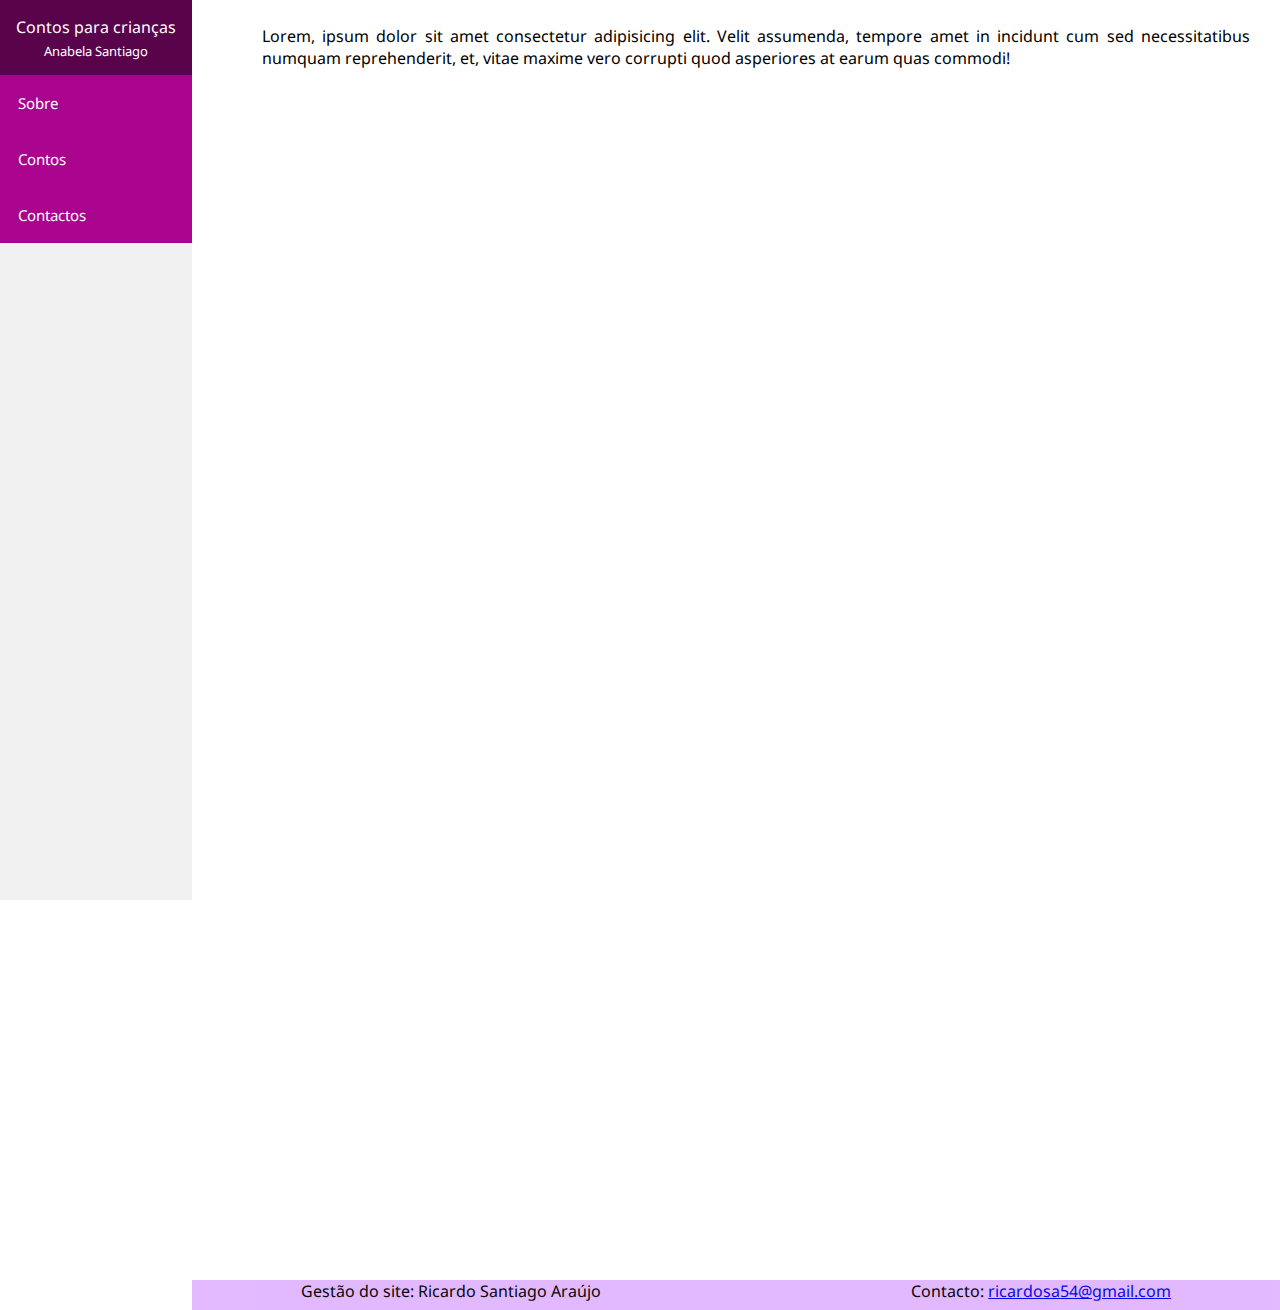
<file: website_anabela/index.html>
<!DOCTYPE html>

<html lang="en">
    <head>
      <!-- CSS -->
      <link href="styles.css" rel="stylesheet"> <!-- my own css -->
      <link href="sidebar.css" rel="stylesheet"> <!-- sidebar css from https://www.w3schools.com/howto/howto_css_sidebar_responsive.asp -->
      <!-- JS -->
      <script src="code.js"></script> <!-- my own javascript -->
      <!-- meta -->
      <meta name="description" content="Contos da Anabela Maria Mira Santiago">
      <meta name="keywords" content="HTML, CSS, JavaScript">
      <meta name="author" content="Ricardo Santiago Araújo">
      <meta name="viewport" content="width=device-width, initial-scale=1"> <!-- required by bootstrap -->
      <meta charset="utf-8"> <!-- required by bootstrap -->
      <!-- tab title-->
      <title>Contos da Anabela Santiago</title>
    </head>
    <body>

        <!-- The sidebar -->
        <div class="sidebar">
            <a class="title" href="./index.html">Contos para crianças</a>
            <a class="subtitle" href="./sobre_autora.html">Anabela Santiago</a>

            <button type="button" class="collapsible active"> Sobre </button>
            <div class="list_sidebar">
                    <a href="./sobre_site.html"">Sobre o site</a>
                    <a href="./sobre_autora.html"">Sobre a autora</a>
            </div>

            <button type="button" class="collapsible active"> Contos </button>
            <div class="list_sidebar">
                    <a href="./indisponivel.html">O jardim da Catarina</a>
                    <a href="./indisponivel.html">Uma ideia brilhante</a>
                    <a href="./indisponivel.html">A Mimi e o duende</a>
                    <a href="./eu_sou_eu_de_um_outro_mundo.html">Eu sou Eu de um outro mundo</a>
                    <a href="./a_pequena_fada_das_flores.html">A pequena Fada das Flores</a>
            </div>

            <button type="button" class="collapsible active"> Contactos </button>
            <div class="list_sidebar">
                    <a href="./contacto_autora.html">Autora</a>
                    <a href="./contacto_site.html">Gestor do site</a>
            </div>
        </div>

        <div class="content">
            <div class="homepage">
                Lorem, ipsum dolor sit amet consectetur adipisicing elit. Velit assumenda, tempore amet in incidunt cum sed necessitatibus numquam reprehenderit, et, vitae maxime vero corrupti quod asperiores at earum quas commodi!
            </div>
        </div>

        <footer>
            <ul>
                <li>Gestão do site: Ricardo Santiago Araújo</li>
                <li>Contacto: <a href="mailto:ricardosa54@gmail.com"> ricardosa54@gmail.com</a></li>
            </ul>
        </footer>
    </body>
</html>
</file>
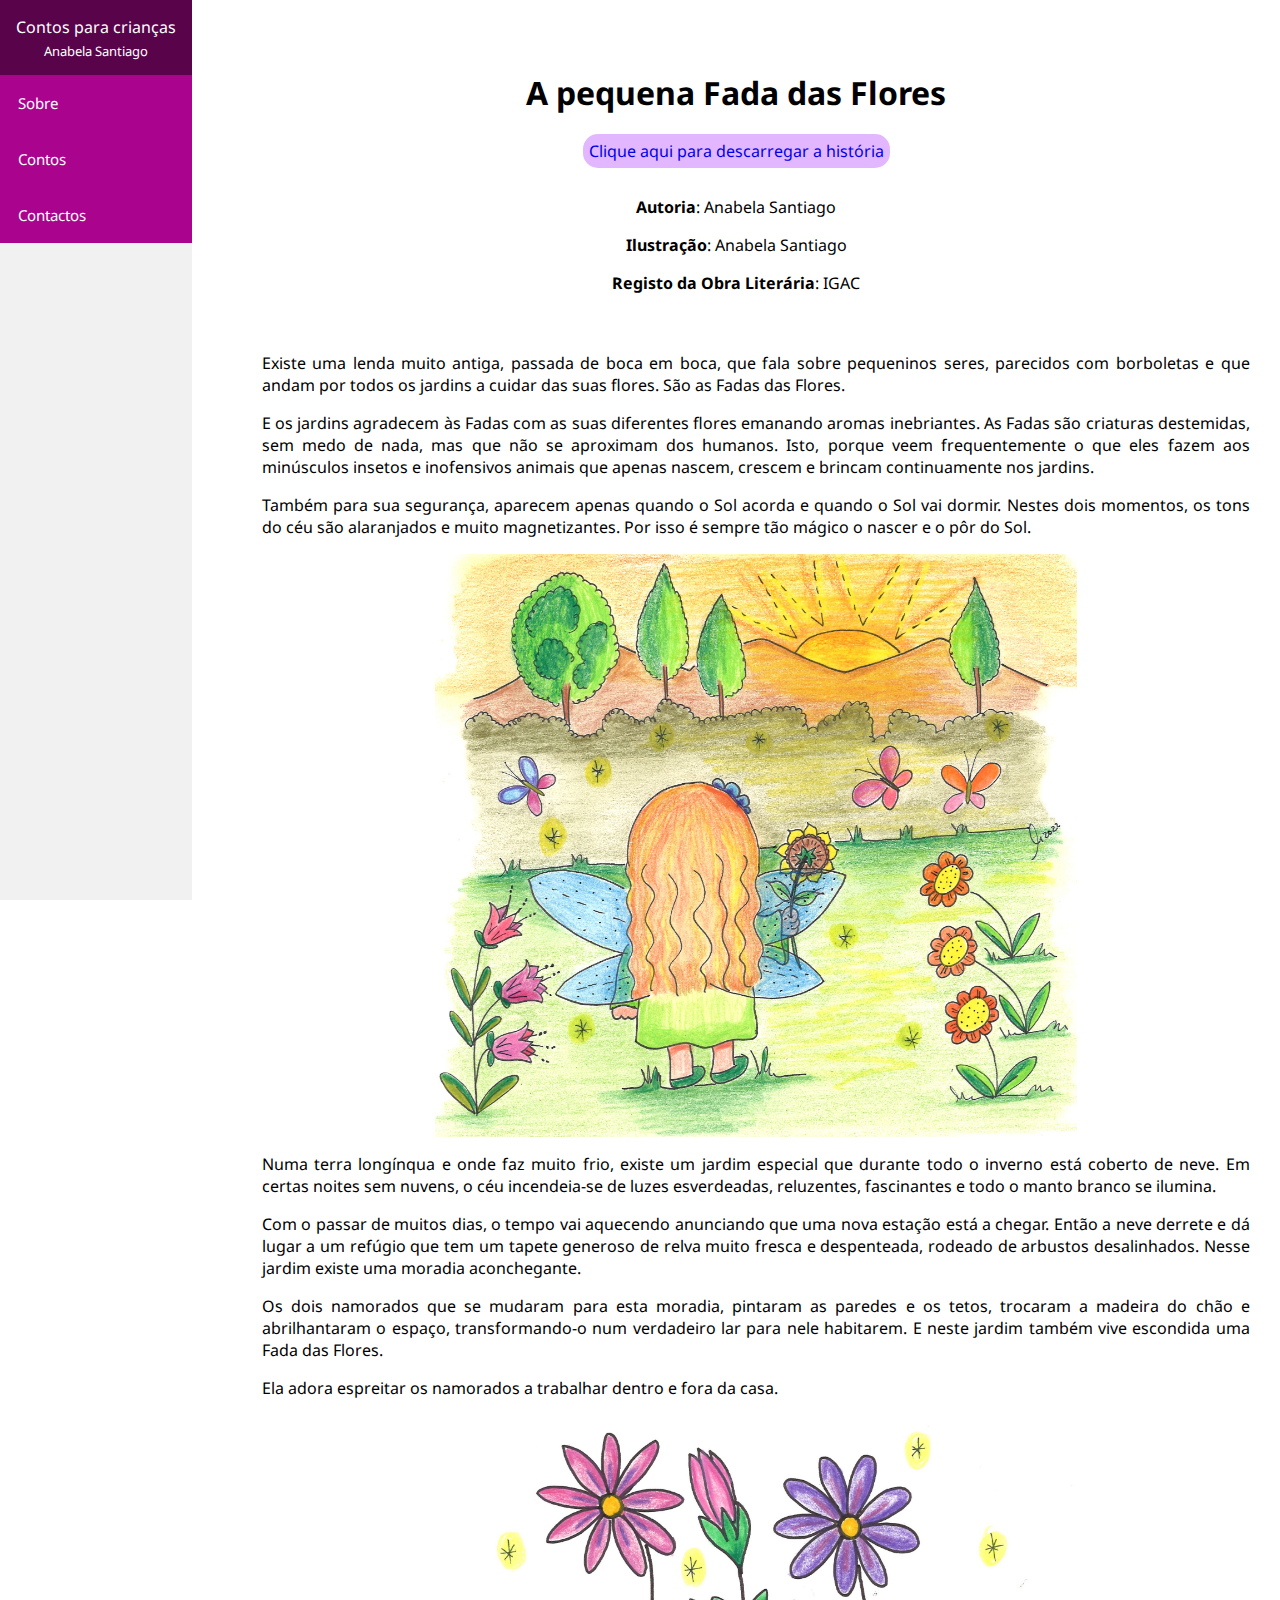
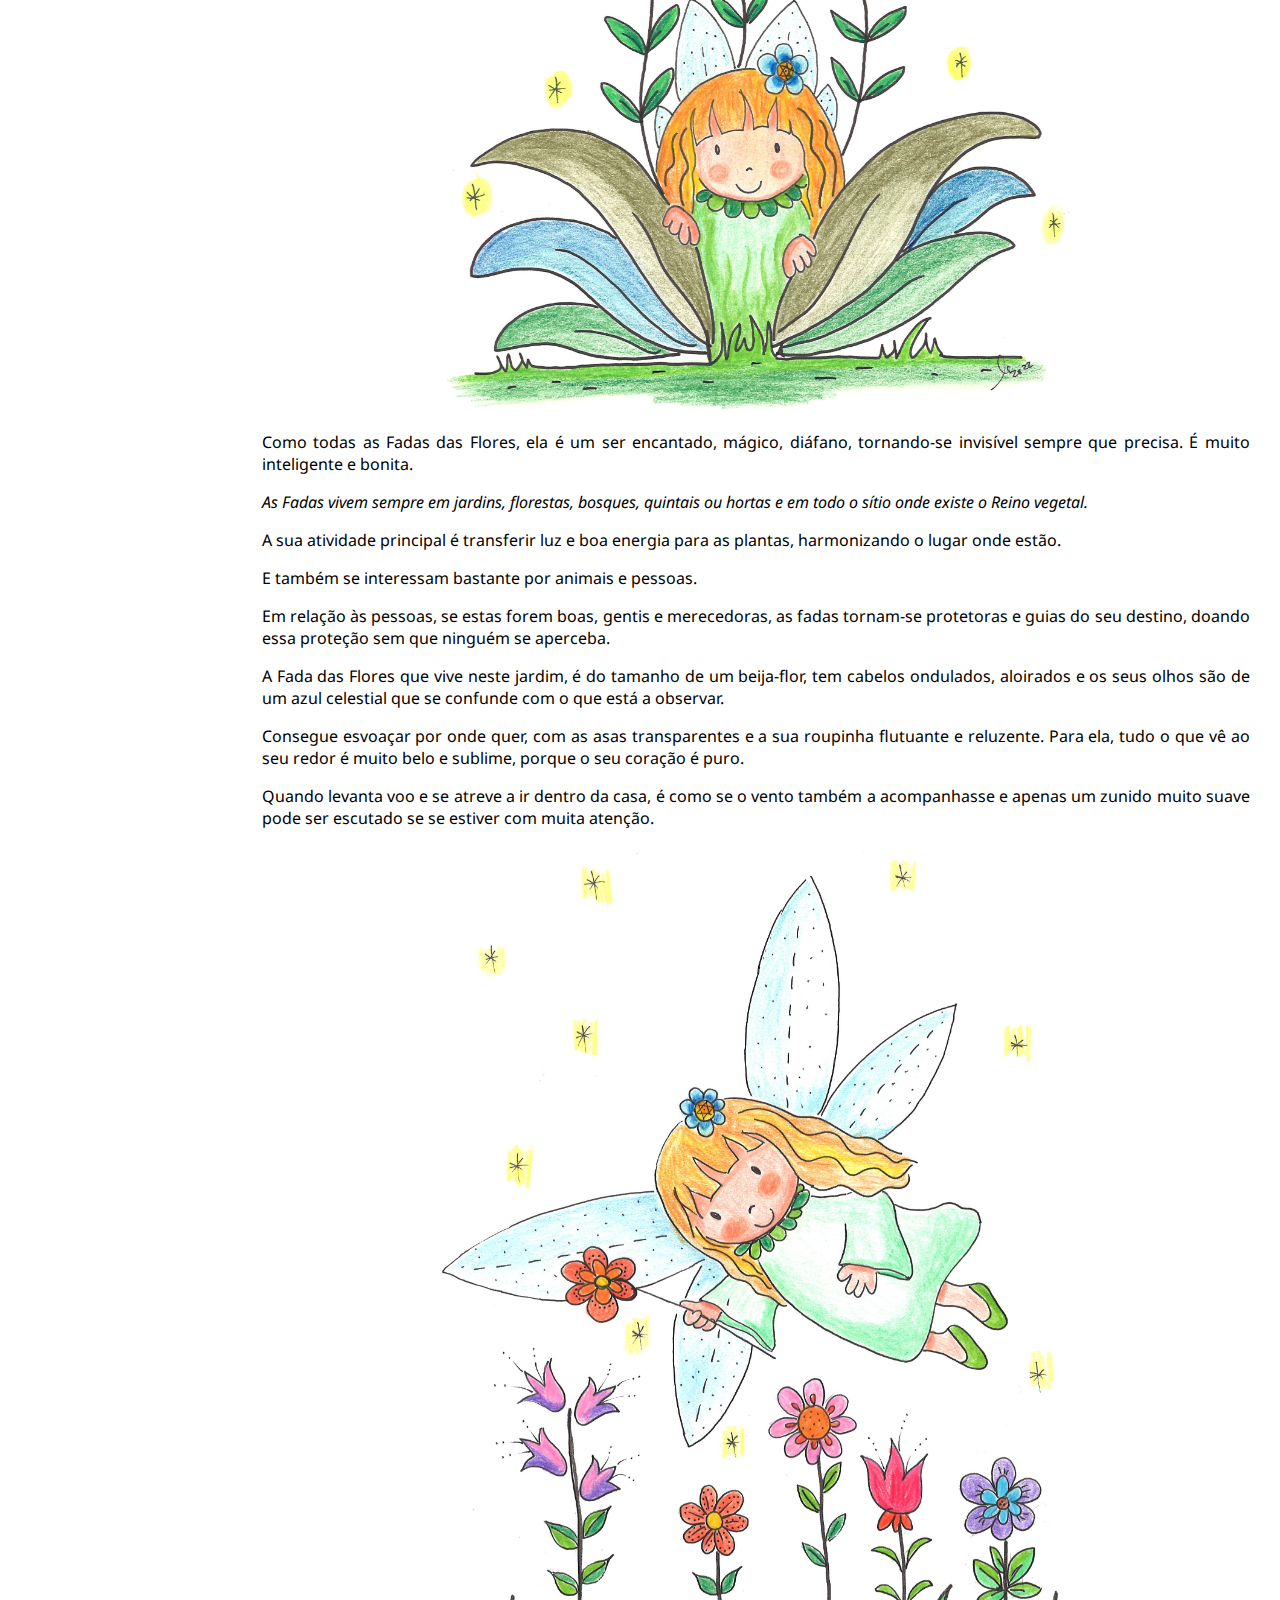
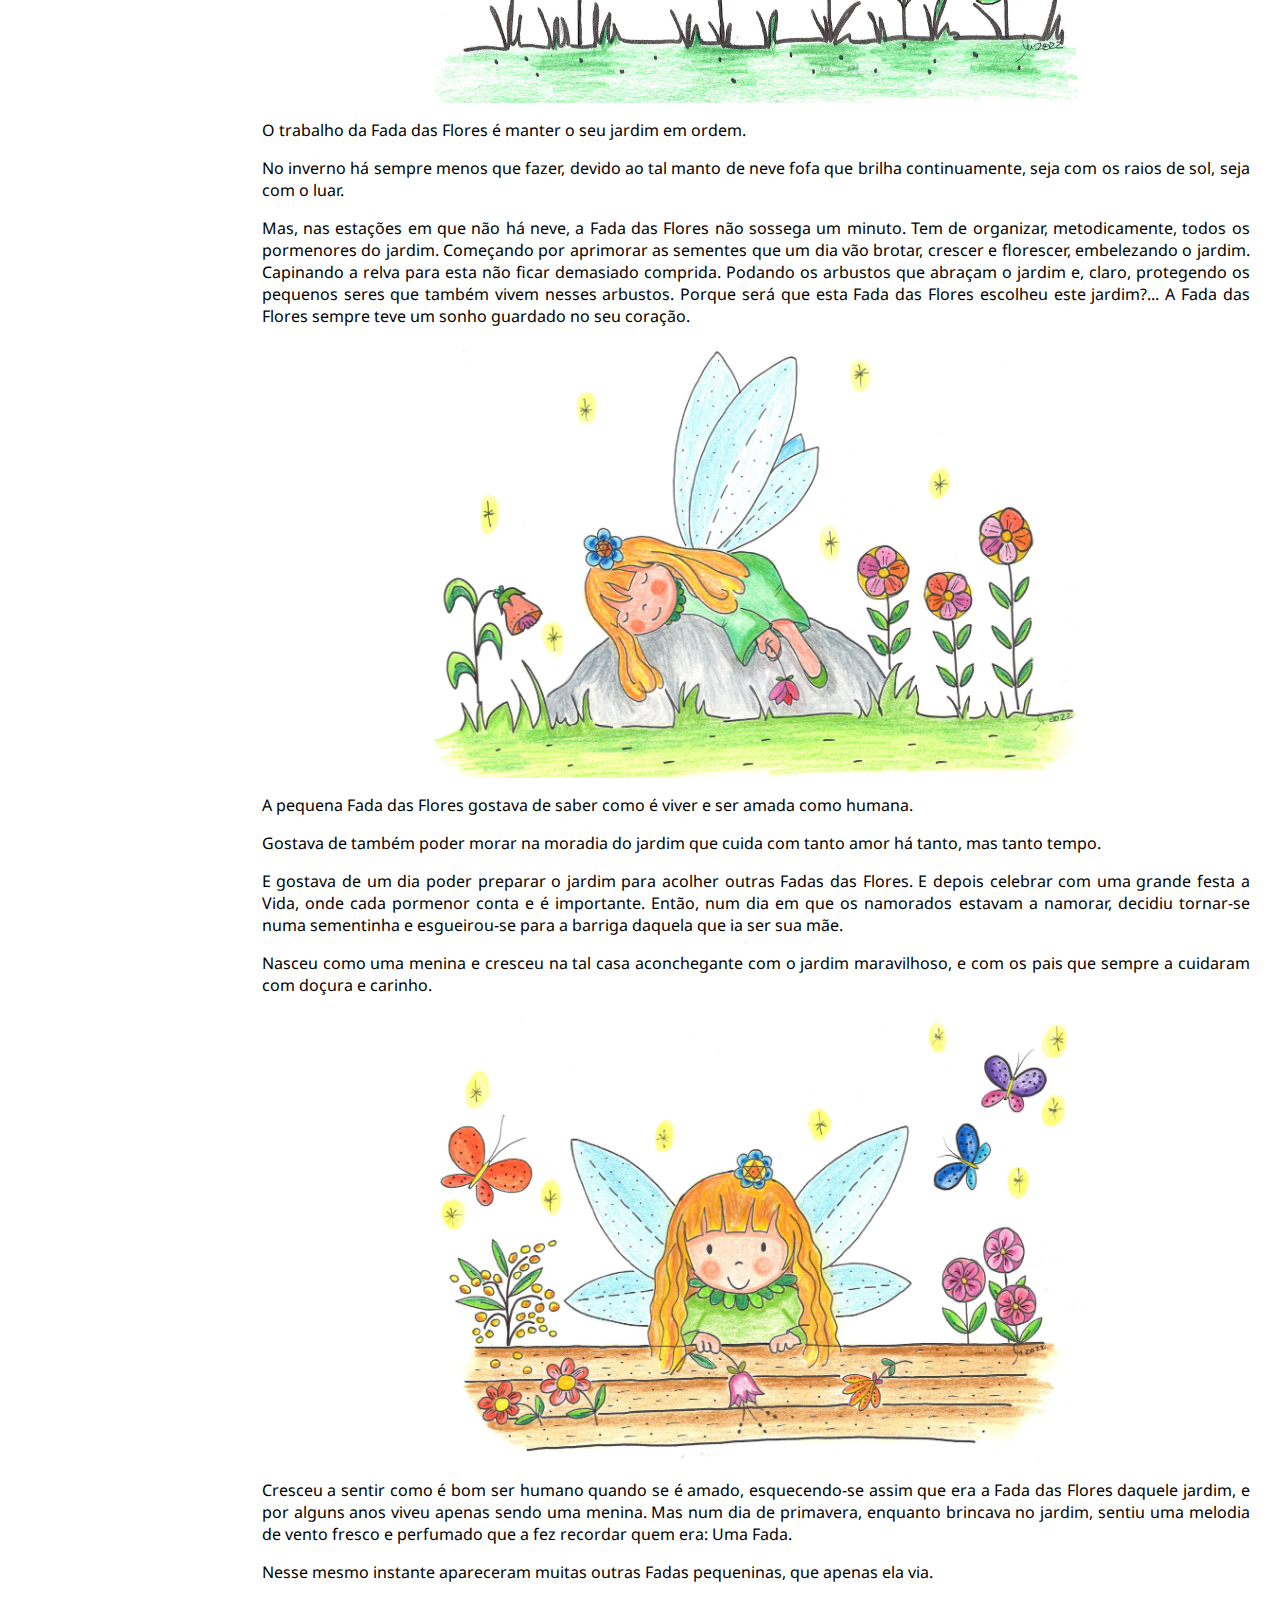
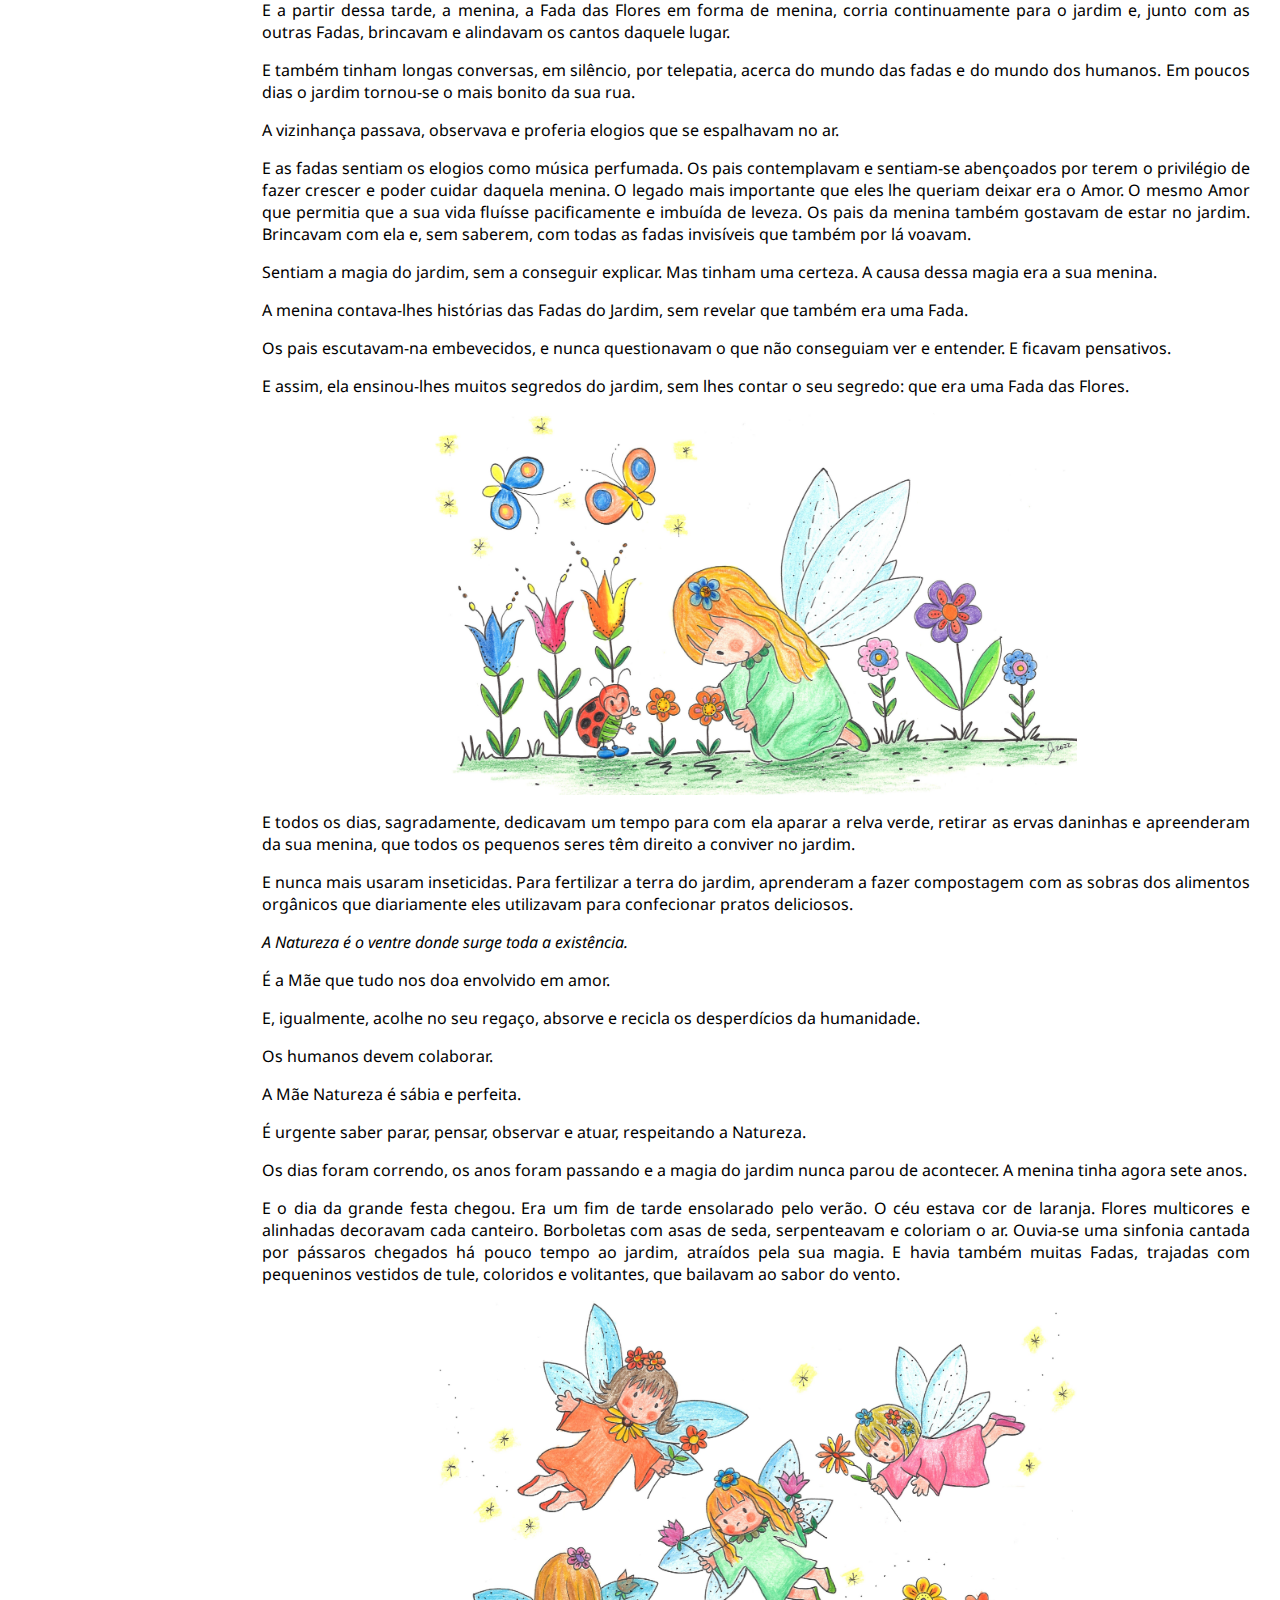
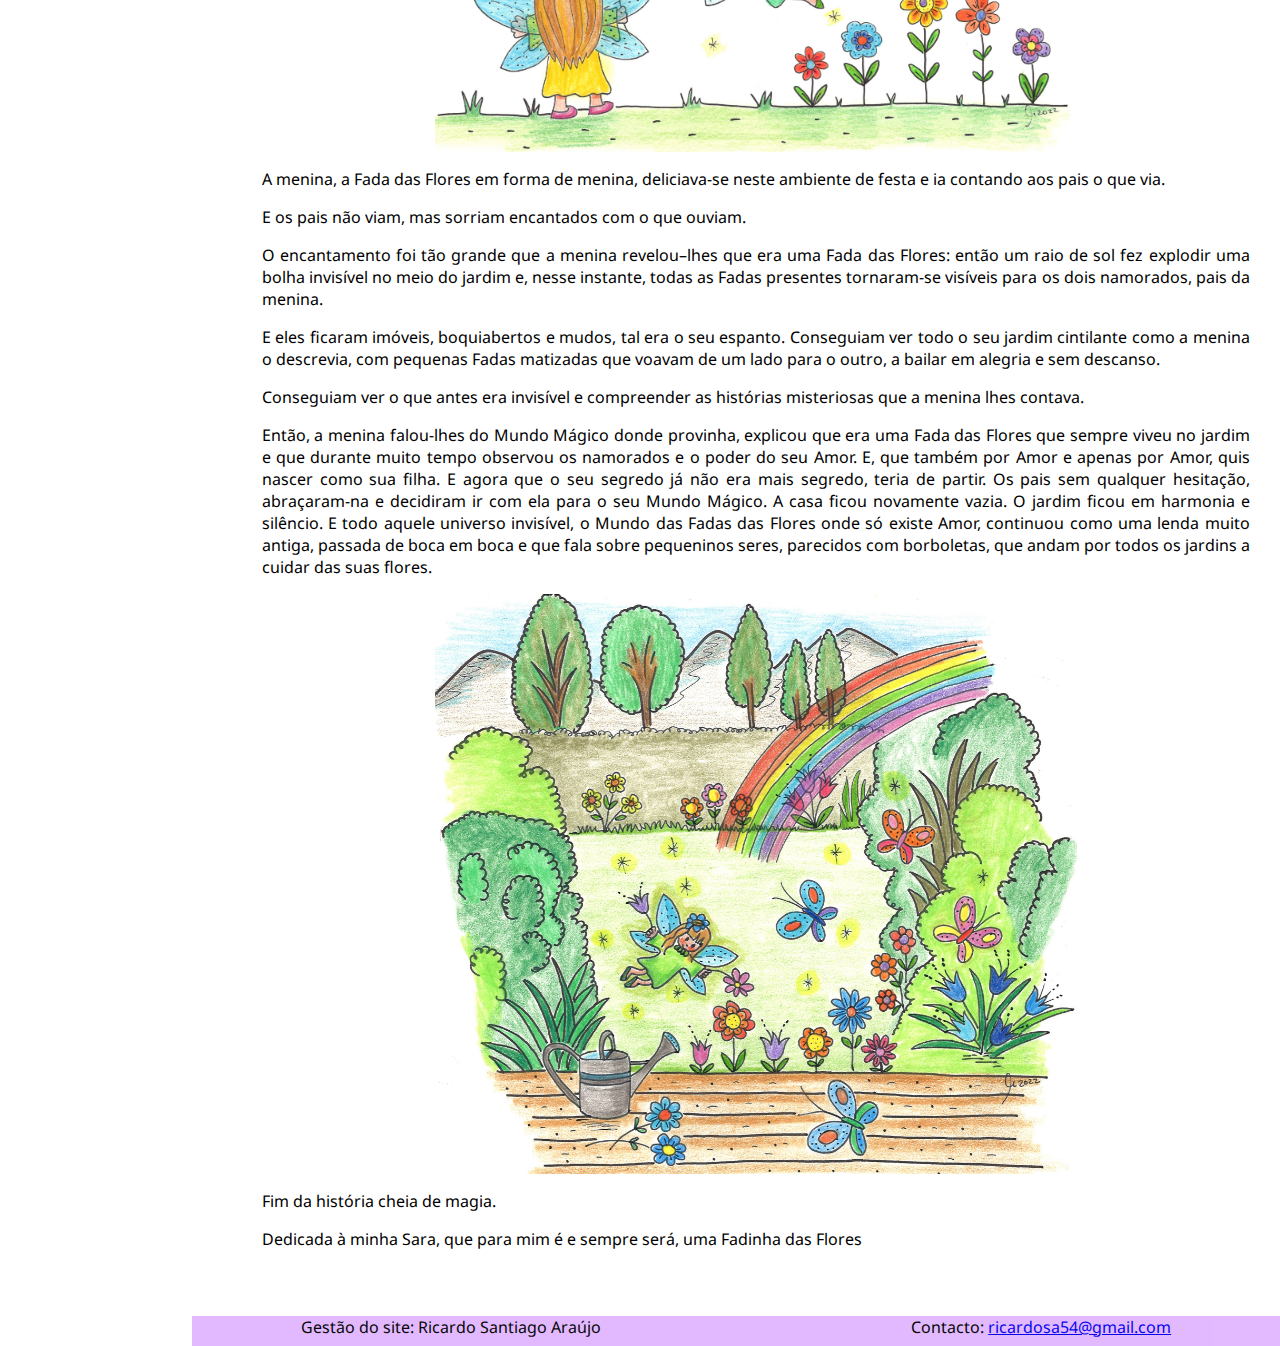
<file: website_anabela/a_pequena_fada_das_flores.html>
<!DOCTYPE html>

<html lang="en">
    <head>
      <!-- CSS -->
      <link href="styles.css" rel="stylesheet"> <!-- my own css -->
      <link href="sidebar.css" rel="stylesheet"> <!-- sidebar css from https://www.w3schools.com/howto/howto_css_sidebar_responsive.asp -->
      <!-- JS -->
      <script src="code.js"></script> <!-- my own javascript -->
      <!-- meta -->
      <meta name="description" content="Contos da Anabela Maria Mira Santiago">
      <meta name="keywords" content="HTML, CSS, JavaScript">
      <meta name="author" content="Ricardo Santiago Araújo">
      <meta name="viewport" content="width=device-width, initial-scale=1"> <!-- required by bootstrap -->
      <meta charset="utf-8"> <!-- required by bootstrap -->
      <!-- tab title-->
      <title>Contos da Anabela Santiago</title>
    </head>
    <body>

        <!-- The sidebar -->
        <div class="sidebar">
            <a class="title" href="./index.html">Contos para crianças</a>
            <a class="subtitle" href="./sobre_autora.html">Anabela Santiago</a>

            <button type="button" class="collapsible active"> Sobre </button>
            <div class="list_sidebar">
                    <a href="./sobre_site.html"">Sobre o site</a>
                    <a href="./sobre_autora.html"">Sobre a autora</a>
            </div>

            <button type="button" class="collapsible active"> Contos </button>
            <div class="list_sidebar">
                    <a href="./indisponivel.html">O jardim da Catarina</a>
                    <a href="./indisponivel.html">Uma ideia brilhante</a>
                    <a href="./indisponivel.html">A Mimi e o duende</a>
                    <a href="./eu_sou_eu_de_um_outro_mundo.html">Eu sou Eu de um outro mundo</a>
                    <a href="./a_pequena_fada_das_flores.html">A pequena Fada das Flores</a>
            </div>

            <button type="button" class="collapsible active"> Contactos </button>
            <div class="list_sidebar">
                    <a href="./contacto_autora.html">Autora</a>
                    <a href="./contacto_site.html">Gestor do site</a>
            </div>
        </div>

        <div class="content">
                <h1 class="conto_title"> A pequena Fada das Flores</h1>
                <div class="pdf_link">
                    <a href="../fada_das_flores/fada_das_flores.pdf">Clique aqui para descarregar a história</a>
                </div>
                <div class="meta">
                    <p><strong>Autoria</strong>: Anabela Santiago</p>
                    <p><strong>Ilustração</strong>: Anabela Santiago</p>
                    <p><strong>Registo da Obra Literária</strong>: IGAC</p>
                </div>
                <div class="conto">
                    <p>Existe uma lenda muito antiga, passada de boca em boca, que fala
                        sobre pequeninos seres, parecidos com borboletas e que andam por todos
                        os jardins a cuidar das suas flores. São as Fadas das Flores.</p>
                        <p>E os jardins agradecem às Fadas com as suas diferentes flores
                        emanando aromas inebriantes. As Fadas são criaturas destemidas, sem medo
                        de nada, mas que não se aproximam dos humanos. Isto, porque veem
                        frequentemente o que eles fazem aos minúsculos insetos e inofensivos
                        animais que apenas nascem, crescem e brincam continuamente nos
                        jardins.</p>
                        <p>Também para sua segurança, aparecem apenas quando o Sol acorda e
                        quando o Sol vai dormir. Nestes dois momentos, os tons do céu são
                        alaranjados e muito magnetizantes. Por isso é sempre tão mágico o nascer
                        e o pôr do Sol.</p>
                        <p><img class="illustration" src="../fada_das_flores/images/por_do_sol.jpg" alt="image" /></p>
                        <p>Numa terra longínqua e onde faz muito frio, existe um jardim especial
                        que durante todo o inverno está coberto de neve. Em certas noites sem
                        nuvens, o céu incendeia-se de luzes esverdeadas, reluzentes, fascinantes
                        e todo o manto branco se ilumina.</p>
                        <p>Com o passar de muitos dias, o tempo vai aquecendo anunciando que uma
                        nova estação está a chegar. Então a neve derrete e dá lugar a um refúgio
                        que tem um tapete generoso de relva muito fresca e despenteada, rodeado
                        de arbustos desalinhados. Nesse jardim existe uma moradia
                        aconchegante.</p>
                        <p>Os dois namorados que se mudaram para esta moradia, pintaram as
                        paredes e os tetos, trocaram a madeira do chão e abrilhantaram o espaço,
                        transformando-o num verdadeiro lar para nele habitarem. E neste jardim
                        também vive escondida uma Fada das Flores.</p>
                        <p>Ela adora espreitar os namorados a trabalhar dentro e fora da
                        casa.</p>
                        <p><img class= "illustration" src="../fada_das_flores/images/a_espreitar_os_namorados.jpg"
                        alt="image" /></p>
                        <p>Como todas as Fadas das Flores, ela é um ser encantado, mágico,
                        diáfano, tornando-se invisível sempre que precisa. É muito inteligente e
                        bonita.</p>
                        <p><em>As Fadas vivem sempre em jardins, florestas, bosques, quintais ou
                        hortas e em todo o sítio onde existe o Reino vegetal.</em></p>
                        <p>A sua atividade principal é transferir luz e boa energia para as
                        plantas, harmonizando o lugar onde estão.</p>
                        <p>E também se interessam bastante por animais e pessoas.</p>
                        <p>Em relação às pessoas, se estas forem boas, gentis e merecedoras, as
                        fadas tornam-se protetoras e guias do seu destino, doando essa proteção
                        sem que ninguém se aperceba.</p>
                        <p>A Fada das Flores que vive neste jardim, é do tamanho de um
                        beija-flor, tem cabelos ondulados, aloirados e os seus olhos são de um
                        azul celestial que se confunde com o que está a observar.</p>
                        <p>Consegue esvoaçar por onde quer, com as asas transparentes e a sua
                        roupinha flutuante e reluzente. Para ela, tudo o que vê ao seu redor é
                        muito belo e sublime, porque o seu coração é puro.</p>
                        <p>Quando levanta voo e se atreve a ir dentro da casa, é como se o vento
                        também a acompanhasse e apenas um zunido muito suave pode ser escutado
                        se se estiver com muita atenção.</p>
                        <p><img class= "illustration" src="../fada_das_flores/images/voando.jpg" alt="image" /></p>
                        <p>O trabalho da Fada das Flores é manter o seu jardim em ordem.</p>
                        <p>No inverno há sempre menos que fazer, devido ao tal manto de neve
                        fofa que brilha continuamente, seja com os raios de sol, seja com o
                        luar.</p>
                        <p>Mas, nas estações em que não há neve, a Fada das Flores não sossega
                        um minuto. Tem de organizar, metodicamente, todos os pormenores do
                        jardim. Começando por aprimorar as sementes que um dia vão brotar,
                        crescer e florescer, embelezando o jardim. Capinando a relva para esta
                        não ficar demasiado comprida. Podando os arbustos que abraçam o jardim
                        e, claro, protegendo os pequenos seres que também vivem nesses arbustos.
                        Porque será que esta Fada das Flores escolheu este jardim?... A Fada das
                        Flores sempre teve um sonho guardado no seu coração.</p>
                        <p><img class= "illustration" src="../fada_das_flores/images/a_dormir.jpg"  alt="image" /></p>
                        <p>A pequena Fada das Flores gostava de saber como é viver e ser amada
                        como humana.</p>
                        <p>Gostava de também poder morar na moradia do jardim que cuida com
                        tanto amor há tanto, mas tanto tempo.</p>
                        <p>E gostava de um dia poder preparar o jardim para acolher outras Fadas
                        das Flores. E depois celebrar com uma grande festa a Vida, onde cada
                        pormenor conta e é importante. Então, num dia em que os namorados
                        estavam a namorar, decidiu tornar-se numa sementinha e esgueirou-se para
                        a barriga daquela que ia ser sua mãe.</p>
                        <p>Nasceu como uma menina e cresceu na tal casa aconchegante com o
                        jardim maravilhoso, e com os pais que sempre a cuidaram com doçura e
                        carinho.</p>
                        <p><img class= "illustration" src="../fada_das_flores/images/no_deque.jpg"  alt="image" /></p>
                        <p>Cresceu a sentir como é bom ser humano quando se é amado,
                        esquecendo-se assim que era a Fada das Flores daquele jardim, e por
                        alguns anos viveu apenas sendo uma menina. Mas num dia de primavera,
                        enquanto brincava no jardim, sentiu uma melodia de vento fresco e
                        perfumado que a fez recordar quem era: Uma Fada.</p>
                        <p>Nesse mesmo instante apareceram muitas outras Fadas pequeninas, que
                        apenas ela via.</p>
                        <p>E a partir dessa tarde, a menina, a Fada das Flores em forma de
                        menina, corria continuamente para o jardim e, junto com as outras Fadas,
                        brincavam e alindavam os cantos daquele lugar.</p>
                        <p>E também tinham longas conversas, em silêncio, por telepatia, acerca
                        do mundo das fadas e do mundo dos humanos. Em poucos dias o jardim
                        tornou-se o mais bonito da sua rua.</p>
                        <p>A vizinhança passava, observava e proferia elogios que se espalhavam
                        no ar.</p>
                        <p>E as fadas sentiam os elogios como música perfumada. Os pais
                        contemplavam e sentiam-se abençoados por terem o privilégio de fazer
                        crescer e poder cuidar daquela menina. O legado mais importante que eles
                        lhe queriam deixar era o Amor. O mesmo Amor que permitia que a sua vida
                        fluísse pacificamente e imbuída de leveza. Os pais da menina também
                        gostavam de estar no jardim. Brincavam com ela e, sem saberem, com todas
                        as fadas invisíveis que também por lá voavam.</p>
                        <p>Sentiam a magia do jardim, sem a conseguir explicar. Mas tinham uma
                        certeza. A causa dessa magia era a sua menina.</p>
                        <p>A menina contava-lhes histórias das Fadas do Jardim, sem revelar que
                        também era uma Fada.</p>
                        <p>Os pais escutavam-na embevecidos, e nunca questionavam o que não
                        conseguiam ver e entender. E ficavam pensativos.</p>
                        <p>E assim, ela ensinou-lhes muitos segredos do jardim, sem lhes contar
                        o seu segredo: que era uma Fada das Flores.</p>
                        <p><img class= "illustration" src="../fada_das_flores/images/cuidando_das_flores.jpg" alt="image" /></p>
                        <p>E todos os dias, sagradamente, dedicavam um tempo para com ela aparar
                        a relva verde, retirar as ervas daninhas e apreenderam da sua menina,
                        que todos os pequenos seres têm direito a conviver no jardim.</p>
                        <p>E nunca mais usaram inseticidas. Para fertilizar a terra do jardim,
                        aprenderam a fazer compostagem com as sobras dos alimentos orgânicos que
                        diariamente eles utilizavam para confecionar pratos deliciosos.</p>
                        <p><em>A Natureza é o ventre donde surge toda a existência.</em></p>
                        <p>É a Mãe que tudo nos doa envolvido em amor.</p>
                        <p>E, igualmente, acolhe no seu regaço, absorve e recicla os
                        desperdícios da humanidade.</p>
                        <p>Os humanos devem colaborar.</p>
                        <p>A Mãe Natureza é sábia e perfeita.</p>
                        <p>É urgente saber parar, pensar, observar e atuar, respeitando a
                        Natureza.</p>
                        <p>Os dias foram correndo, os anos foram passando e a magia do jardim
                        nunca parou de acontecer. A menina tinha agora sete anos.</p>
                        <p>E o dia da grande festa chegou. Era um fim de tarde ensolarado pelo
                        verão. O céu estava cor de laranja. Flores multicores e alinhadas
                        decoravam cada canteiro. Borboletas com asas de seda, serpenteavam e
                        coloriam o ar. Ouvia-se uma sinfonia cantada por pássaros chegados há
                        pouco tempo ao jardim, atraídos pela sua magia. E havia também muitas
                        Fadas, trajadas com pequeninos vestidos de tule, coloridos e volitantes,
                        que bailavam ao sabor do vento.</p>
                        <p><img class= "illustration" src="../fada_das_flores/images/na_festa.jpg" alt="image" /></p>
                        <p>A menina, a Fada das Flores em forma de menina, deliciava-se neste
                        ambiente de festa e ia contando aos pais o que via.</p>
                        <p>E os pais não viam, mas sorriam encantados com o que ouviam.</p>
                        <p>O encantamento foi tão grande que a menina revelou–lhes que era uma
                        Fada das Flores: então um raio de sol fez explodir uma bolha invisível
                        no meio do jardim e, nesse instante, todas as Fadas presentes
                        tornaram-se visíveis para os dois namorados, pais da menina.</p>
                        <p>E eles ficaram imóveis, boquiabertos e mudos, tal era o seu espanto.
                        Conseguiam ver todo o seu jardim cintilante como a menina o descrevia,
                        com pequenas Fadas matizadas que voavam de um lado para o outro, a
                        bailar em alegria e sem descanso.</p>
                        <p>Conseguiam ver o que antes era invisível e compreender as histórias
                        misteriosas que a menina lhes contava.</p>
                        <p>Então, a menina falou-lhes do Mundo Mágico donde provinha, explicou
                        que era uma Fada das Flores que sempre viveu no jardim e que durante
                        muito tempo observou os namorados e o poder do seu Amor. E, que também
                        por Amor e apenas por Amor, quis nascer como sua filha. E agora que o
                        seu segredo já não era mais segredo, teria de partir. Os pais sem
                        qualquer hesitação, abraçaram-na e decidiram ir com ela para o seu Mundo
                        Mágico. A casa ficou novamente vazia. O jardim ficou em harmonia e
                        silêncio. E todo aquele universo invisível, o Mundo das Fadas das Flores
                        onde só existe Amor, continuou como uma lenda muito antiga, passada de
                        boca em boca e que fala sobre pequeninos seres, parecidos com
                        borboletas, que andam por todos os jardins a cuidar das suas flores.</p>
                        <p><img class= "illustration" src="../fada_das_flores/images/no_jardim_com_arco_iris.jpg"
                        alt="image" /></p>
                        <div class="vplace">
                            <p>Fim da história cheia de magia.<br />
                            </p>
                        </div>
                        <div class="flushright">
                            <p>Dedicada à minha Sara, que para mim é e sempre será, uma Fadinha das
                            Flores</p>
                        </div>
                </div>
        </div>
    </div>
            <footer>
                <ul>
                    <li>Gestão do site: Ricardo Santiago Araújo</li>
                    <li>Contacto: <a href="mailto:ricardosa54@gmail.com"> ricardosa54@gmail.com</a></li>
                </ul>
            </footer>
        </body>
    </html>
</file>
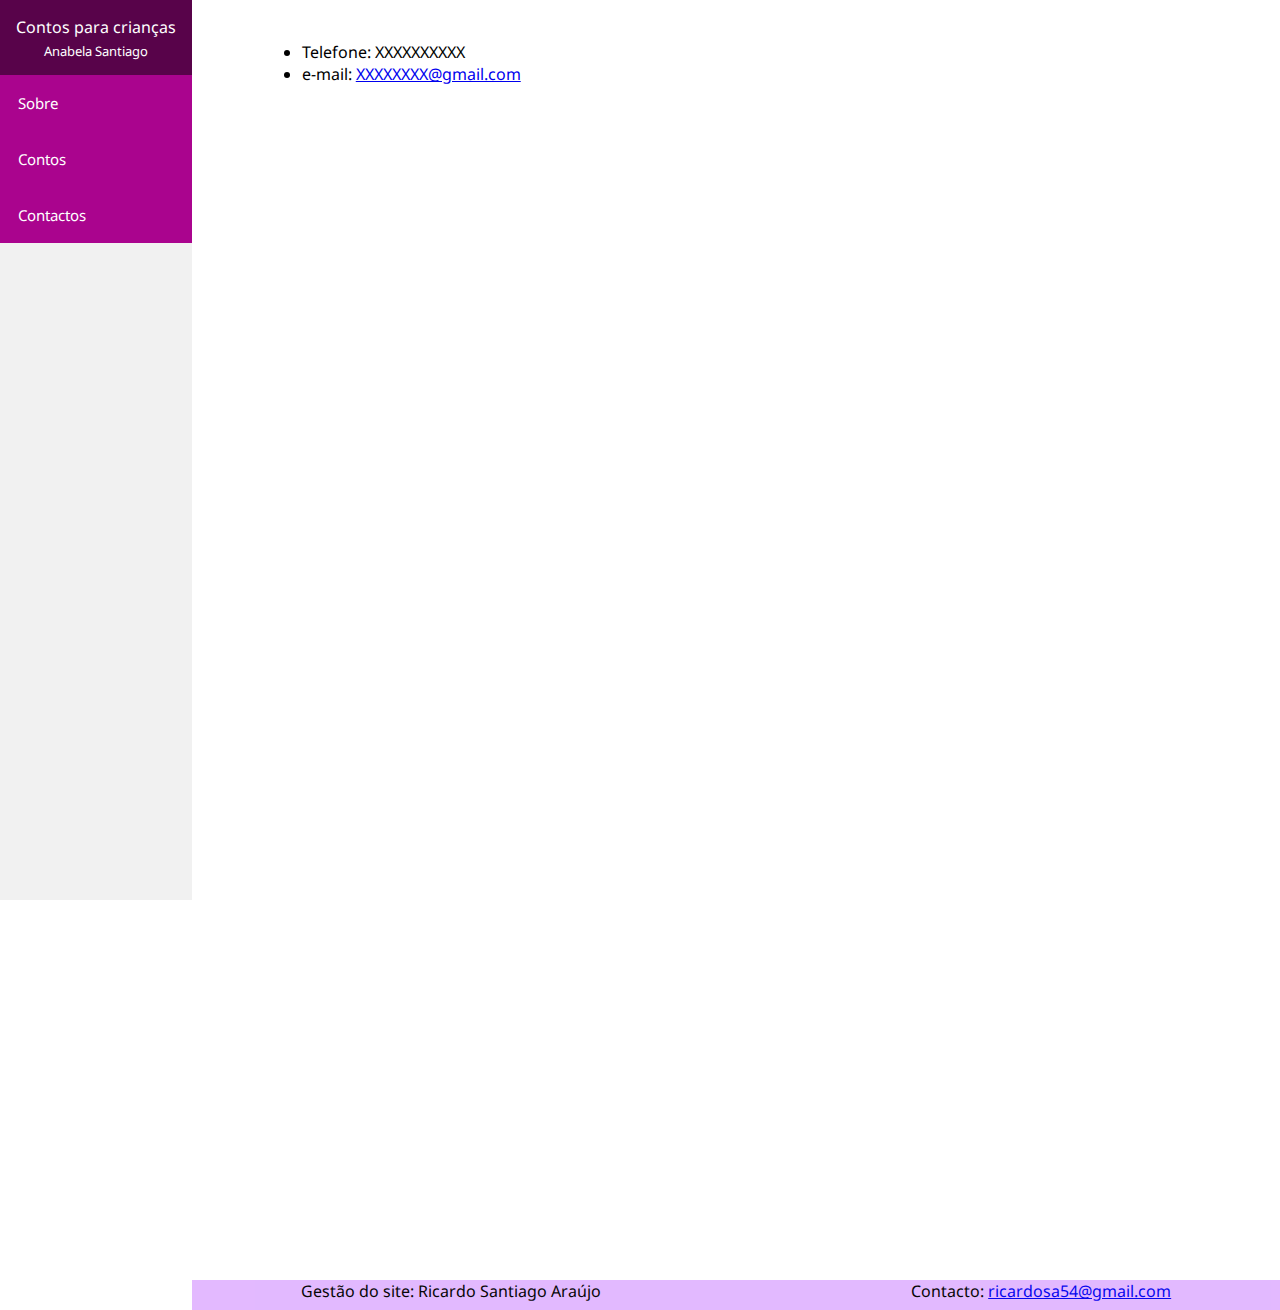
<file: website_anabela/contacto_autora.html>
<!DOCTYPE html>

<html lang="en">
    <head>
      <!-- CSS -->
      <link href="styles.css" rel="stylesheet"> <!-- my own css -->
      <link href="sidebar.css" rel="stylesheet"> <!-- sidebar css from https://www.w3schools.com/howto/howto_css_sidebar_responsive.asp -->
      <!-- JS -->
      <script src="code.js"></script> <!-- my own javascript -->
      <!-- meta -->
      <meta name="description" content="Contos da Anabela Maria Mira Santiago">
      <meta name="keywords" content="HTML, CSS, JavaScript">
      <meta name="author" content="Ricardo Santiago Araújo">
      <meta name="viewport" content="width=device-width, initial-scale=1"> <!-- required by bootstrap -->
      <meta charset="utf-8"> <!-- required by bootstrap -->
      <!-- tab title-->
      <title>Contos da Anabela Santiago</title>
    </head>
    <body>

        <!-- The sidebar -->
        <div class="sidebar">
            <a class="title" href="./index.html">Contos para crianças</a>
            <a class="subtitle" href="./sobre_autora.html">Anabela Santiago</a>

            <button type="button" class="collapsible active"> Sobre </button>
            <div class="list_sidebar">
                    <a href="./sobre_site.html"">Sobre o site</a>
                    <a href="./sobre_autora.html"">Sobre a autora</a>
            </div>

            <button type="button" class="collapsible active"> Contos </button>
            <div class="list_sidebar">
                    <a href="./indisponivel.html">O jardim da Catarina</a>
                    <a href="./indisponivel.html">Uma ideia brilhante</a>
                    <a href="./indisponivel.html">A Mimi e o duende</a>
                    <a href="./eu_sou_eu_de_um_outro_mundo.html">Eu sou Eu de um outro mundo</a>
                    <a href="./a_pequena_fada_das_flores.html">A pequena Fada das Flores</a>
            </div>

            <button type="button" class="collapsible active"> Contactos </button>
            <div class="list_sidebar">
                    <a href="./contacto_autora.html">Autora</a>
                    <a href="./contacto_site.html">Gestor do site</a>
            </div>
        </div>

        <div class="content">
            <div class="contacto_autora">
                <ul>
                    <li>Telefone: XXXXXXXXXX </li>
                    <li>e-mail: <a href="mailto:XXXXXXXXX@gmail.com"> XXXXXXXX@gmail.com</a></li>
                </ul>
            </div>
        </div>

        <footer>
            <ul>
                <li>Gestão do site: Ricardo Santiago Araújo</li>
                <li>Contacto: <a href="mailto:ricardosa54@gmail.com"> ricardosa54@gmail.com</a></li>
            </ul>
        </footer>
    </body>
</html>
</file>
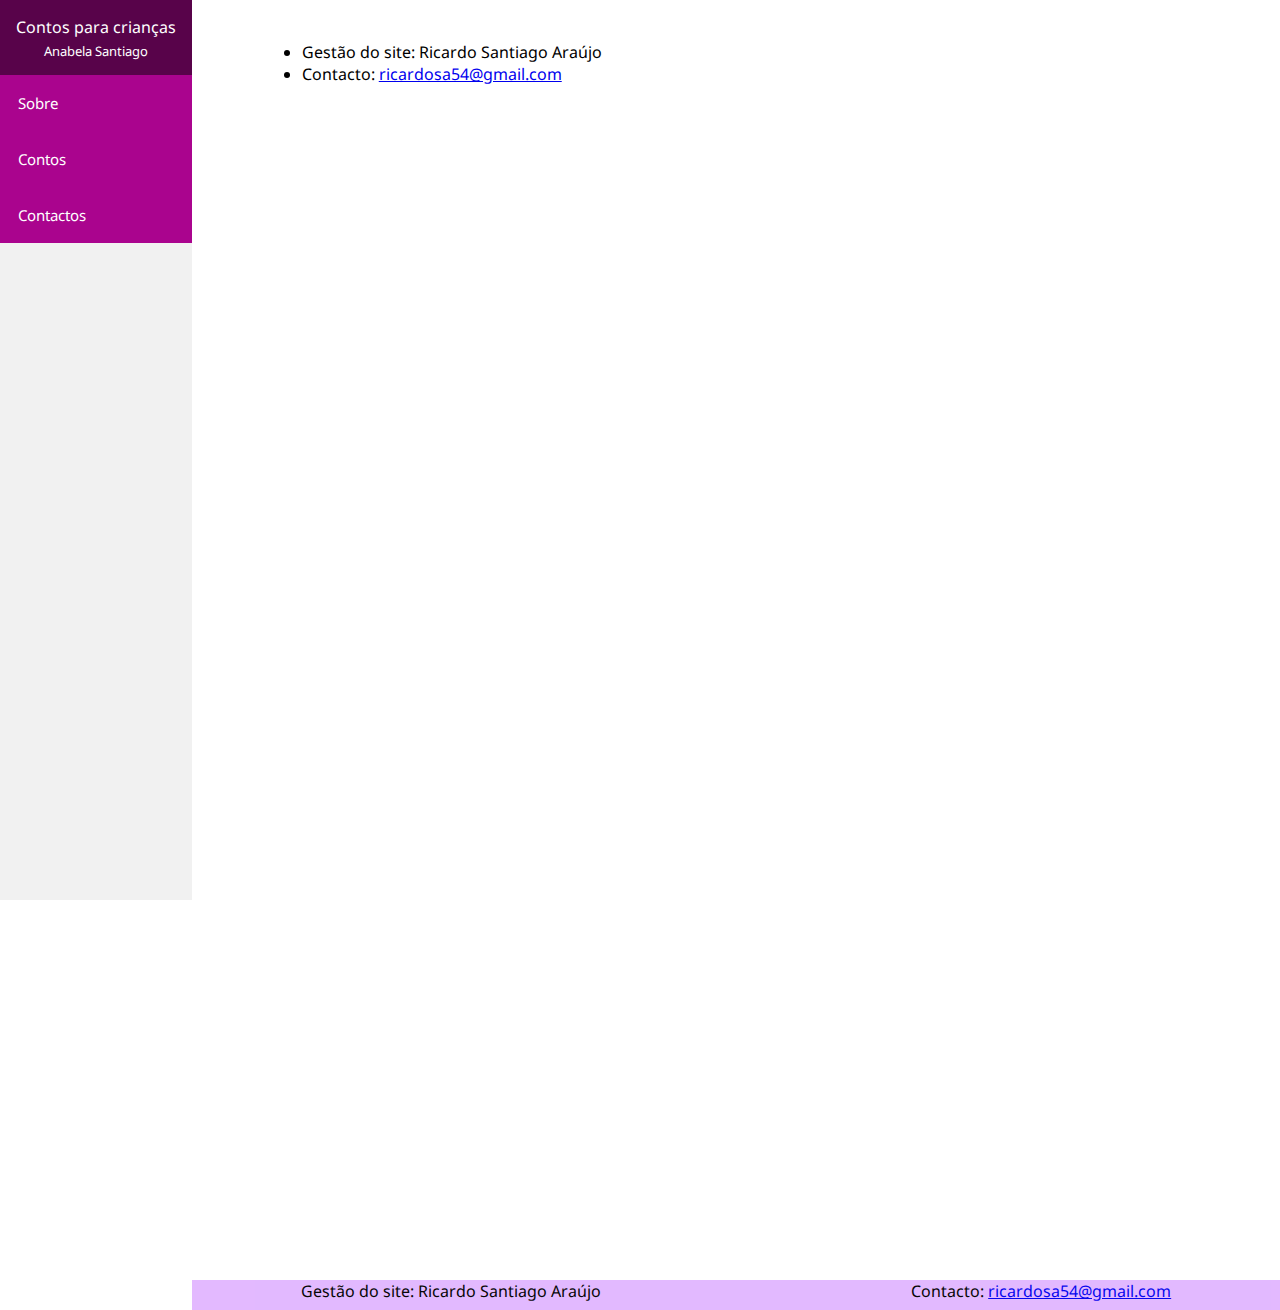
<file: website_anabela/contacto_site.html>
<!DOCTYPE html>

<html lang="en">
    <head>
      <!-- CSS -->
      <link href="styles.css" rel="stylesheet"> <!-- my own css -->
      <link href="sidebar.css" rel="stylesheet"> <!-- sidebar css from https://www.w3schools.com/howto/howto_css_sidebar_responsive.asp -->
      <!-- JS -->
      <script src="code.js"></script> <!-- my own javascript -->
      <!-- meta -->
      <meta name="description" content="Contos da Anabela Maria Mira Santiago">
      <meta name="keywords" content="HTML, CSS, JavaScript">
      <meta name="author" content="Ricardo Santiago Araújo">
      <meta name="viewport" content="width=device-width, initial-scale=1"> <!-- required by bootstrap -->
      <meta charset="utf-8"> <!-- required by bootstrap -->
      <!-- tab title-->
      <title>Contos da Anabela Santiago</title>
    </head>
    <body>

        <!-- The sidebar -->
        <div class="sidebar">
            <a class="title" href="./index.html">Contos para crianças</a>
            <a class="subtitle" href="./sobre_autora.html">Anabela Santiago</a>

            <button type="button" class="collapsible active"> Sobre </button>
            <div class="list_sidebar">
                    <a href="./sobre_site.html"">Sobre o site</a>
                    <a href="./sobre_autora.html"">Sobre a autora</a>
            </div>

            <button type="button" class="collapsible active"> Contos </button>
            <div class="list_sidebar">
                    <a href="./indisponivel.html">O jardim da Catarina</a>
                    <a href="./indisponivel.html">Uma ideia brilhante</a>
                    <a href="./indisponivel.html">A Mimi e o duende</a>
                    <a href="./eu_sou_eu_de_um_outro_mundo.html">Eu sou Eu de um outro mundo</a>
                    <a href="./a_pequena_fada_das_flores.html">A pequena Fada das Flores</a>
            </div>

            <button type="button" class="collapsible active"> Contactos </button>
            <div class="list_sidebar">
                    <a href="./contacto_autora.html">Autora</a>
                    <a href="./contacto_site.html">Gestor do site</a>
            </div>
        </div>

        <div class="content">
            <div class="contacto_site">
                <ul>
                    <li>Gestão do site: Ricardo Santiago Araújo</li>
                    <li>Contacto: <a href="mailto:ricardosa54@gmail.com"> ricardosa54@gmail.com</a></li>
                </ul>
            </div>
        </div>

        <footer>
            <ul>
                <li>Gestão do site: Ricardo Santiago Araújo</li>
                <li>Contacto: <a href="mailto:ricardosa54@gmail.com"> ricardosa54@gmail.com</a></li>
            </ul>
        </footer>
    </body>
</html>
</file>
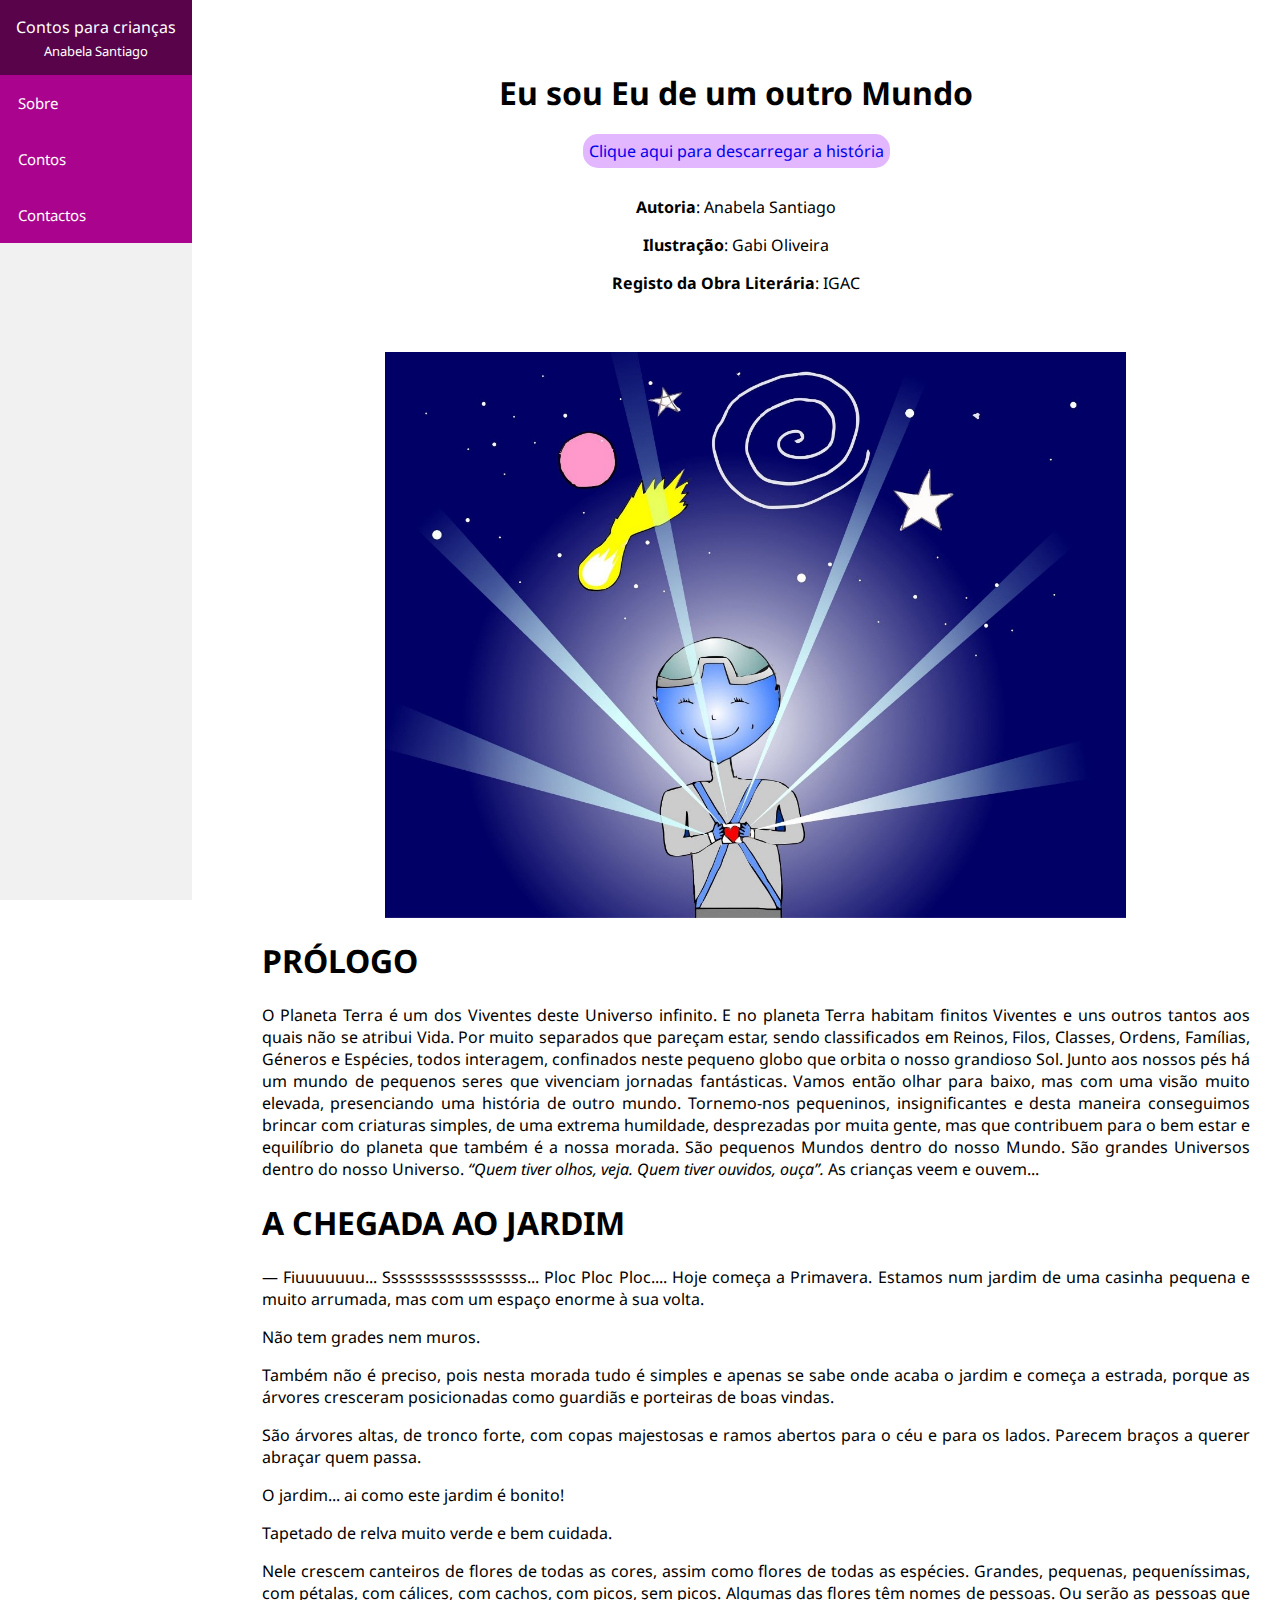
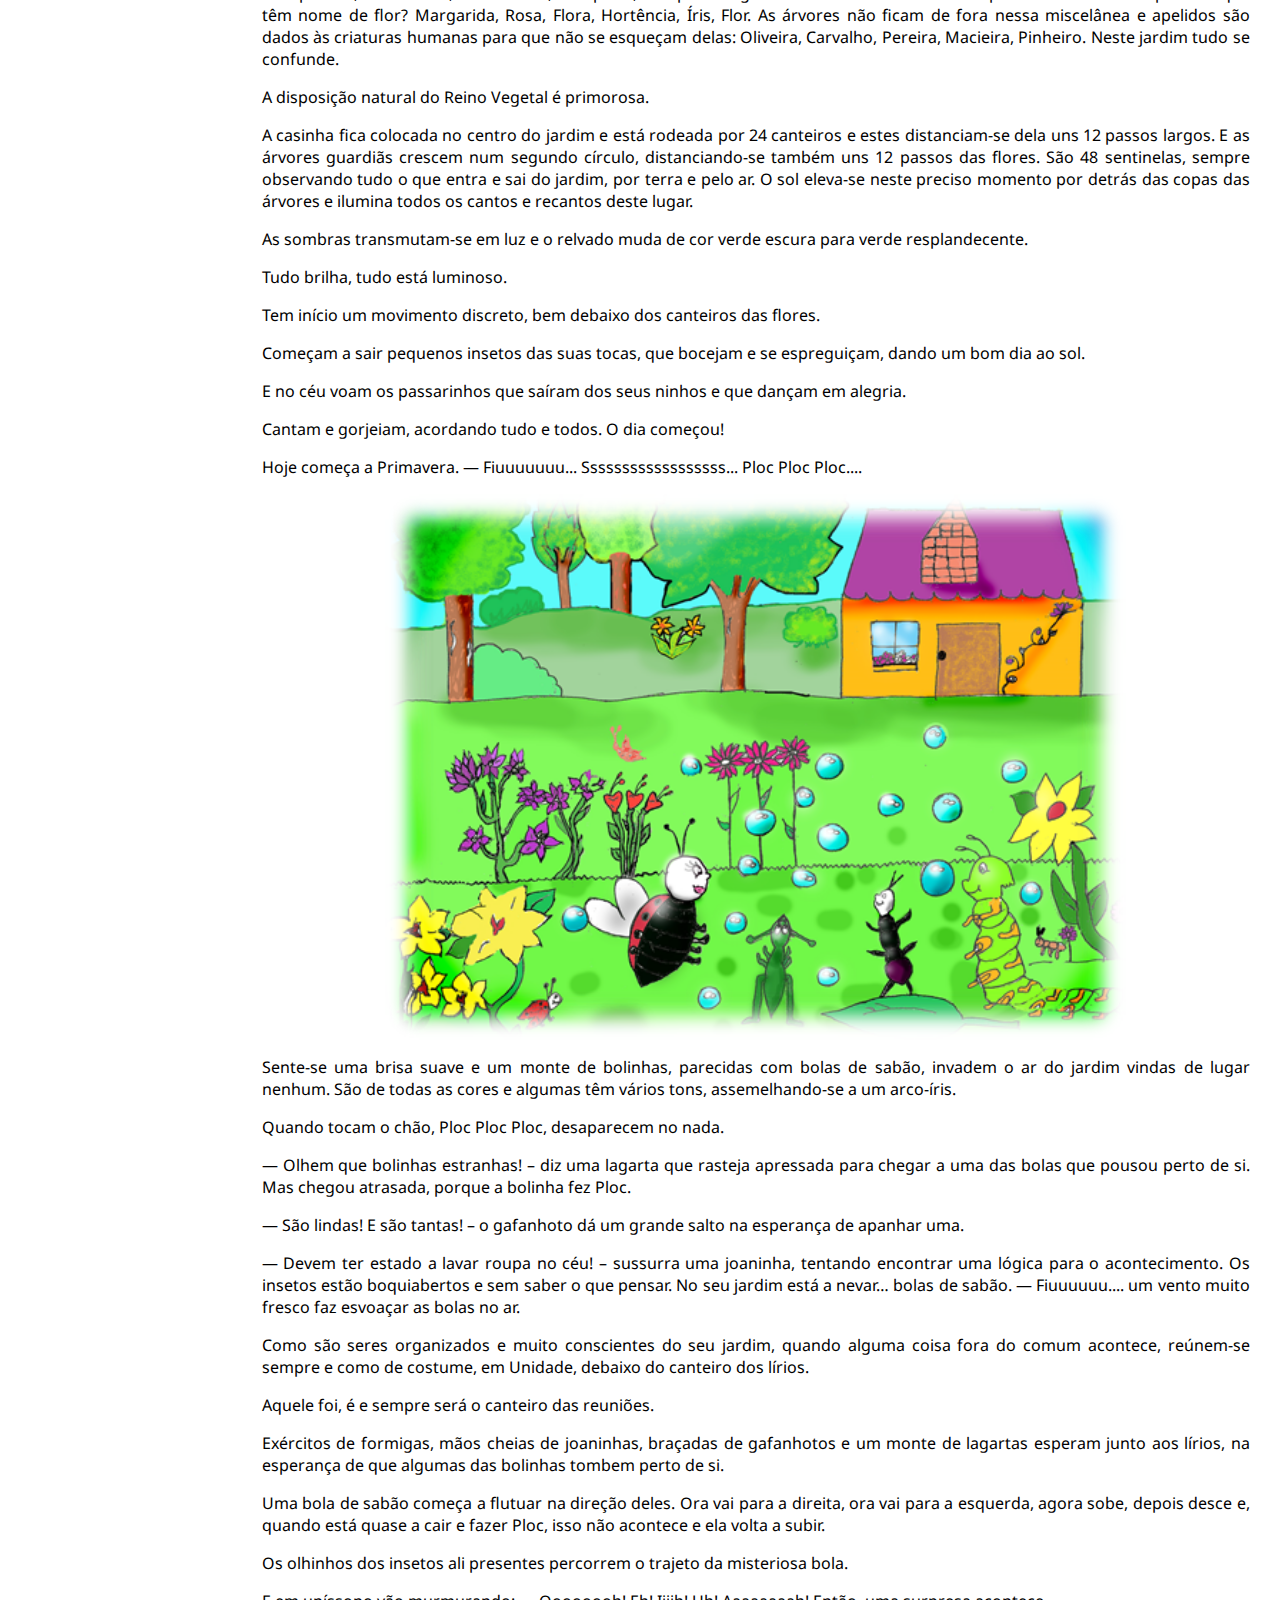
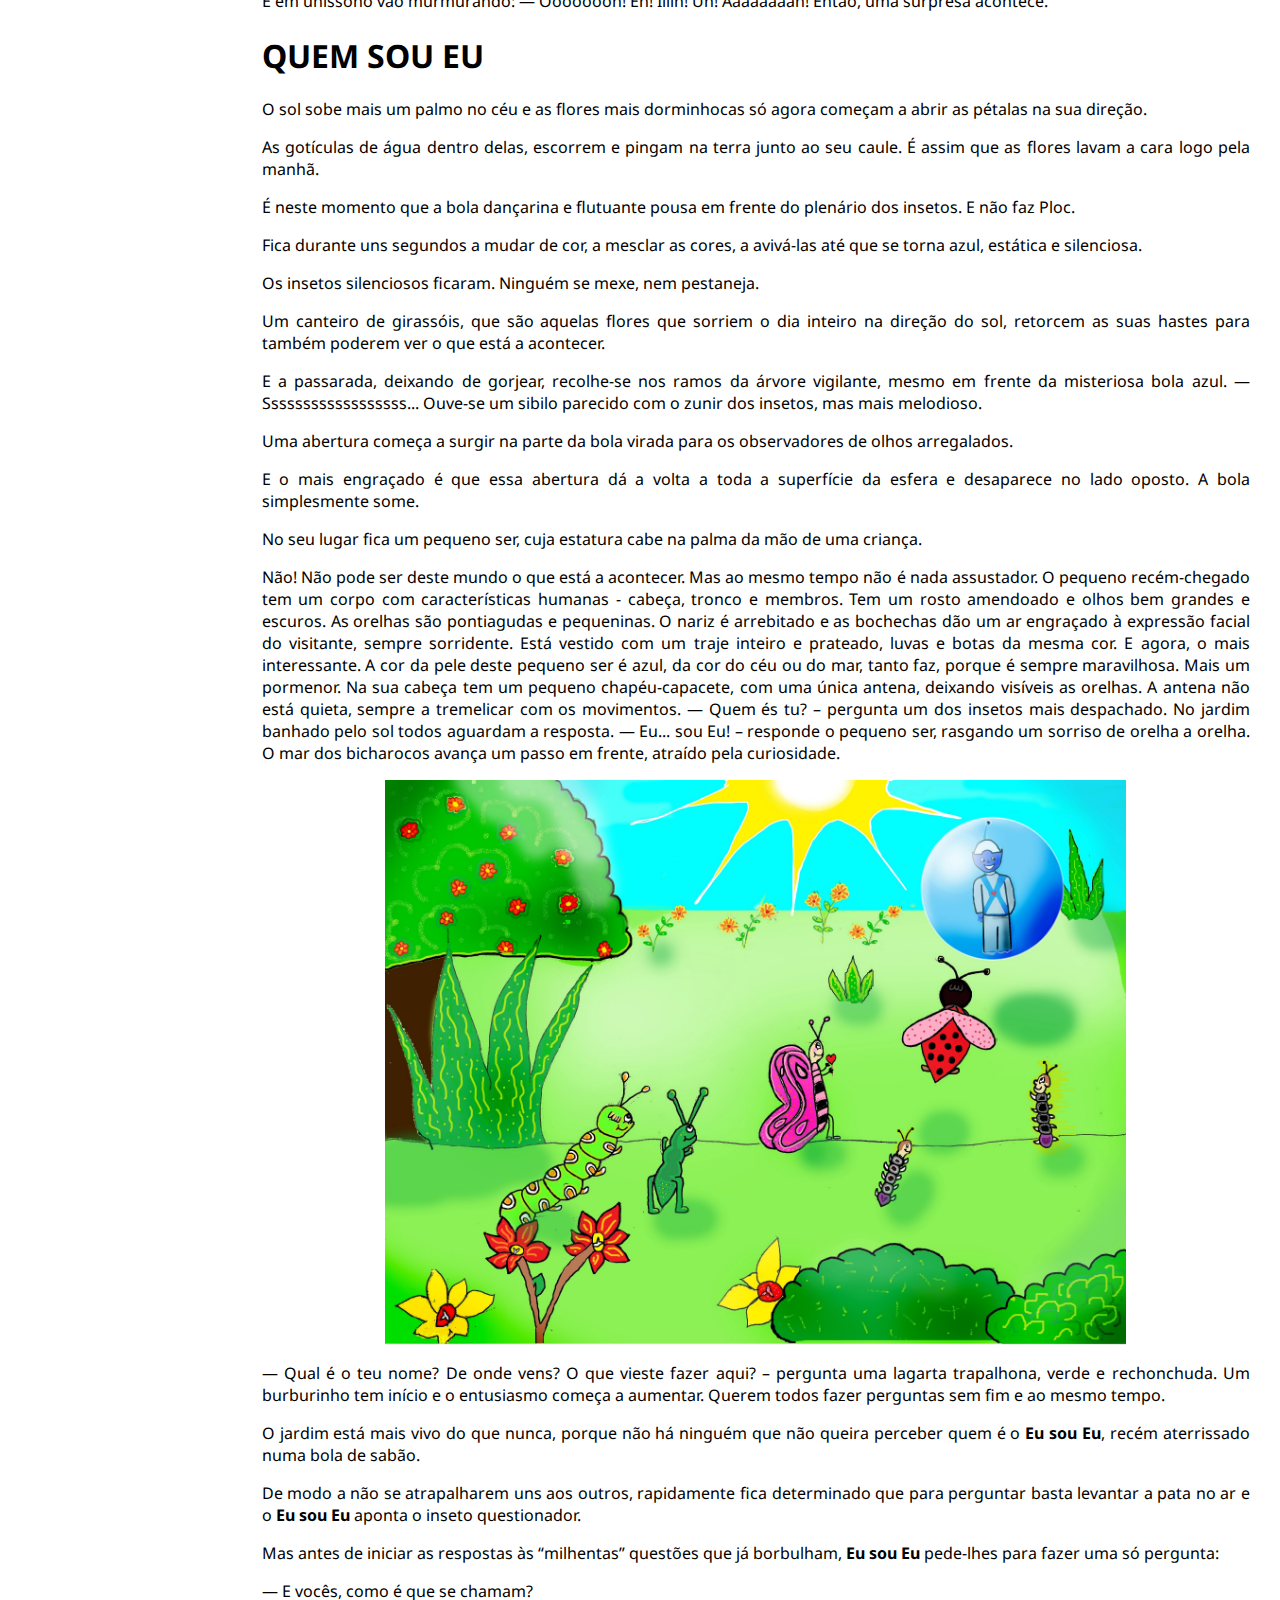
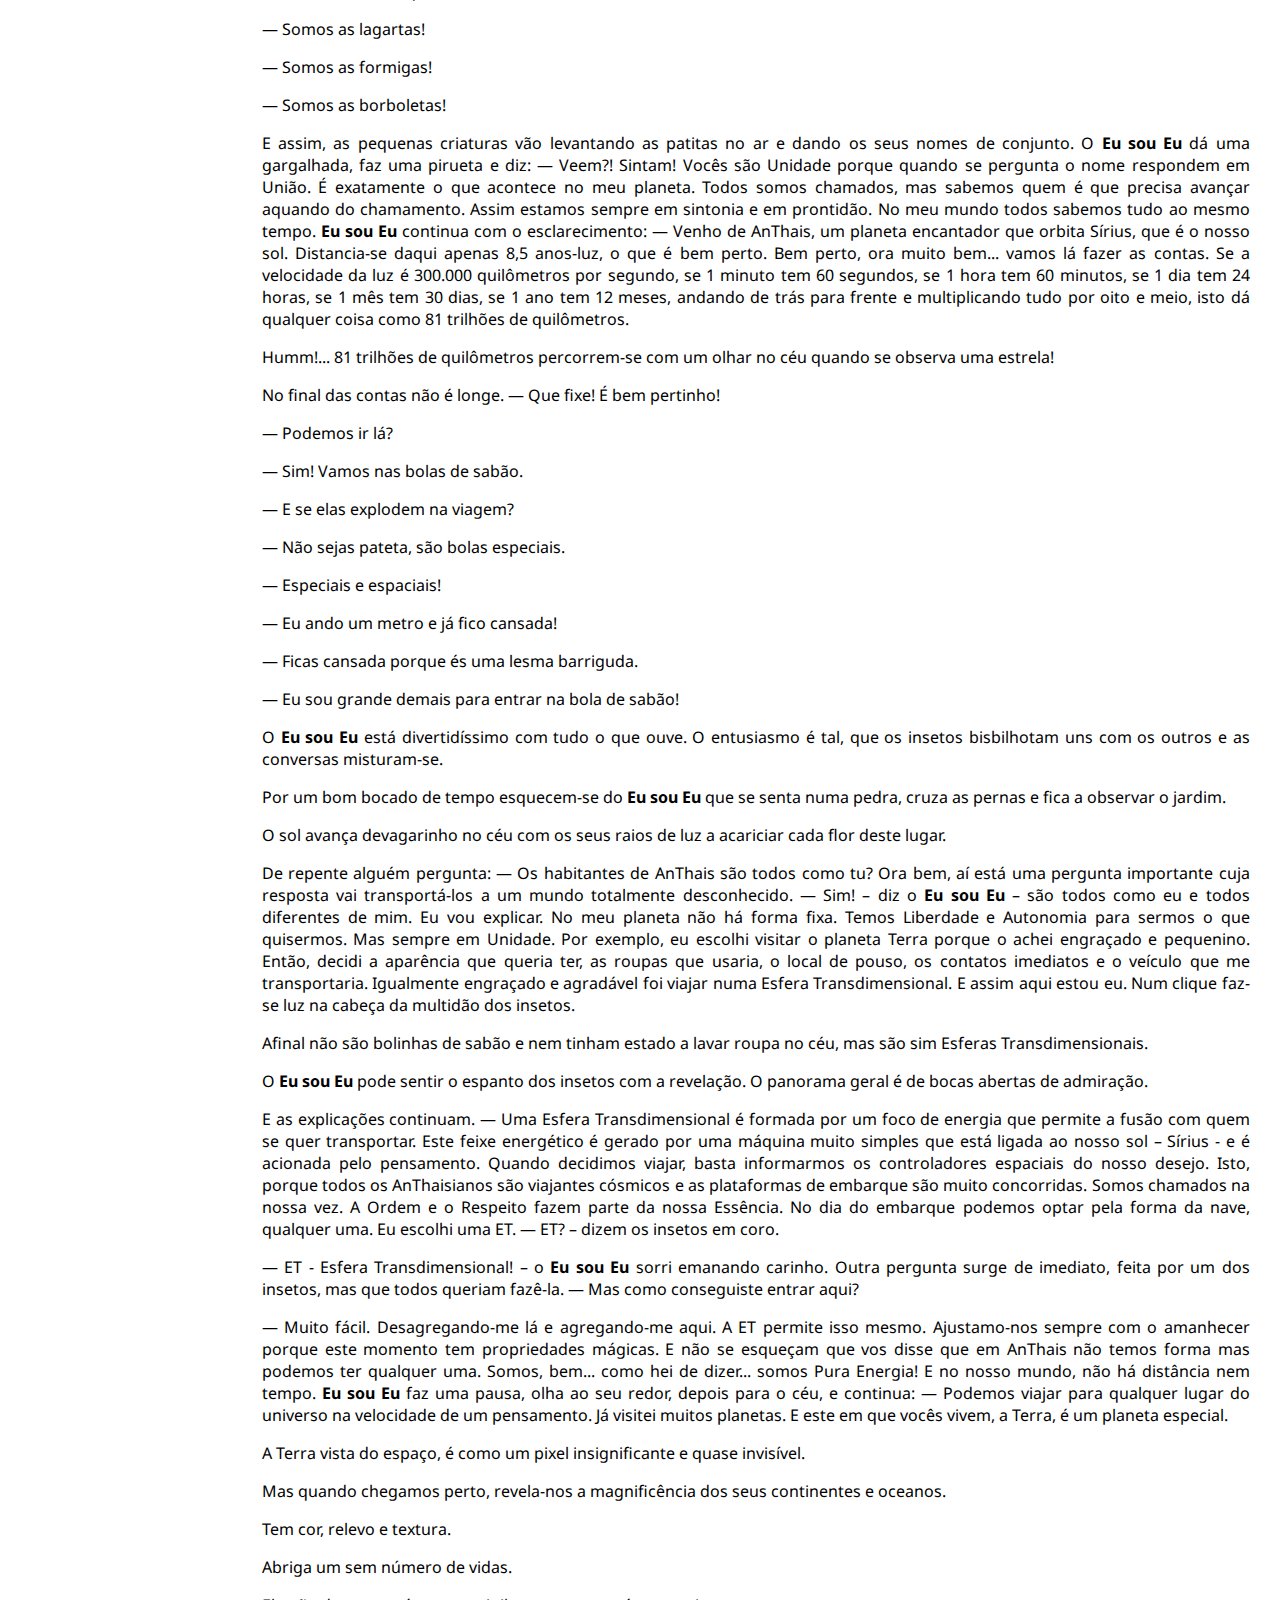
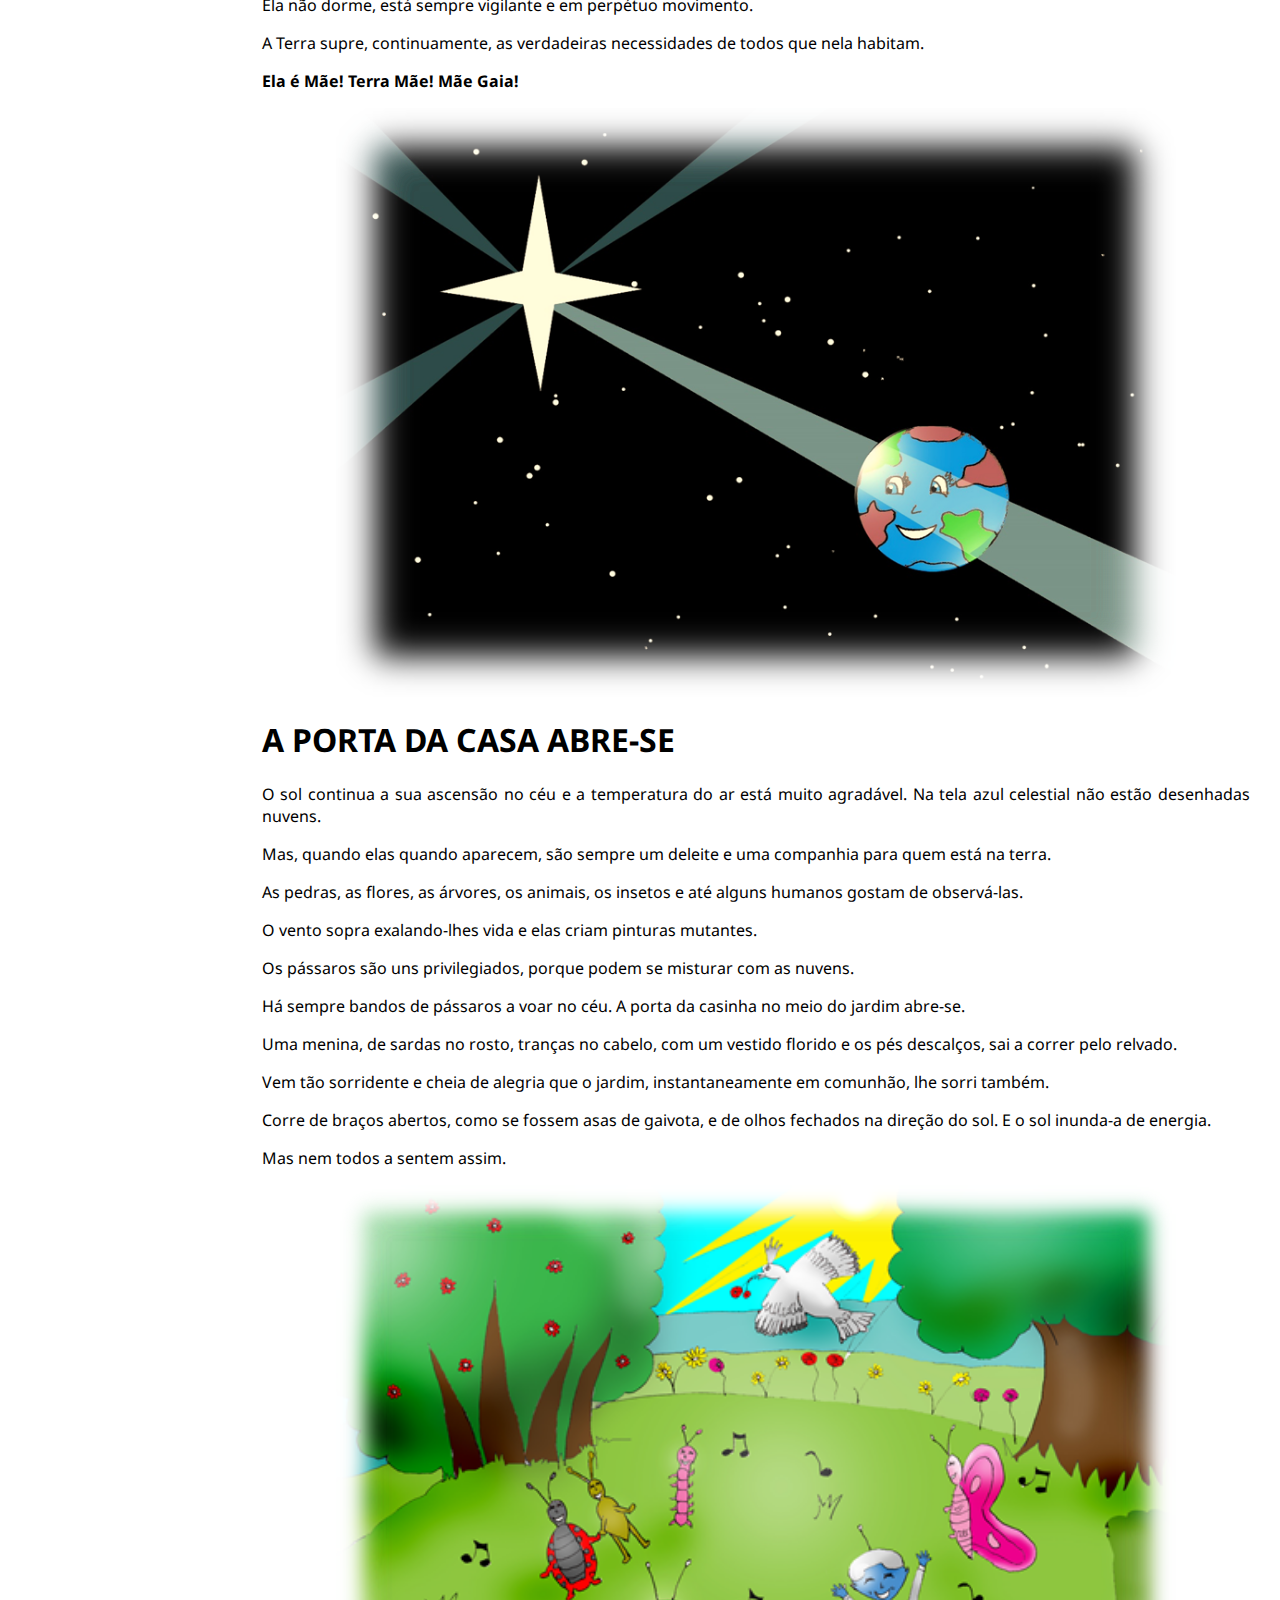
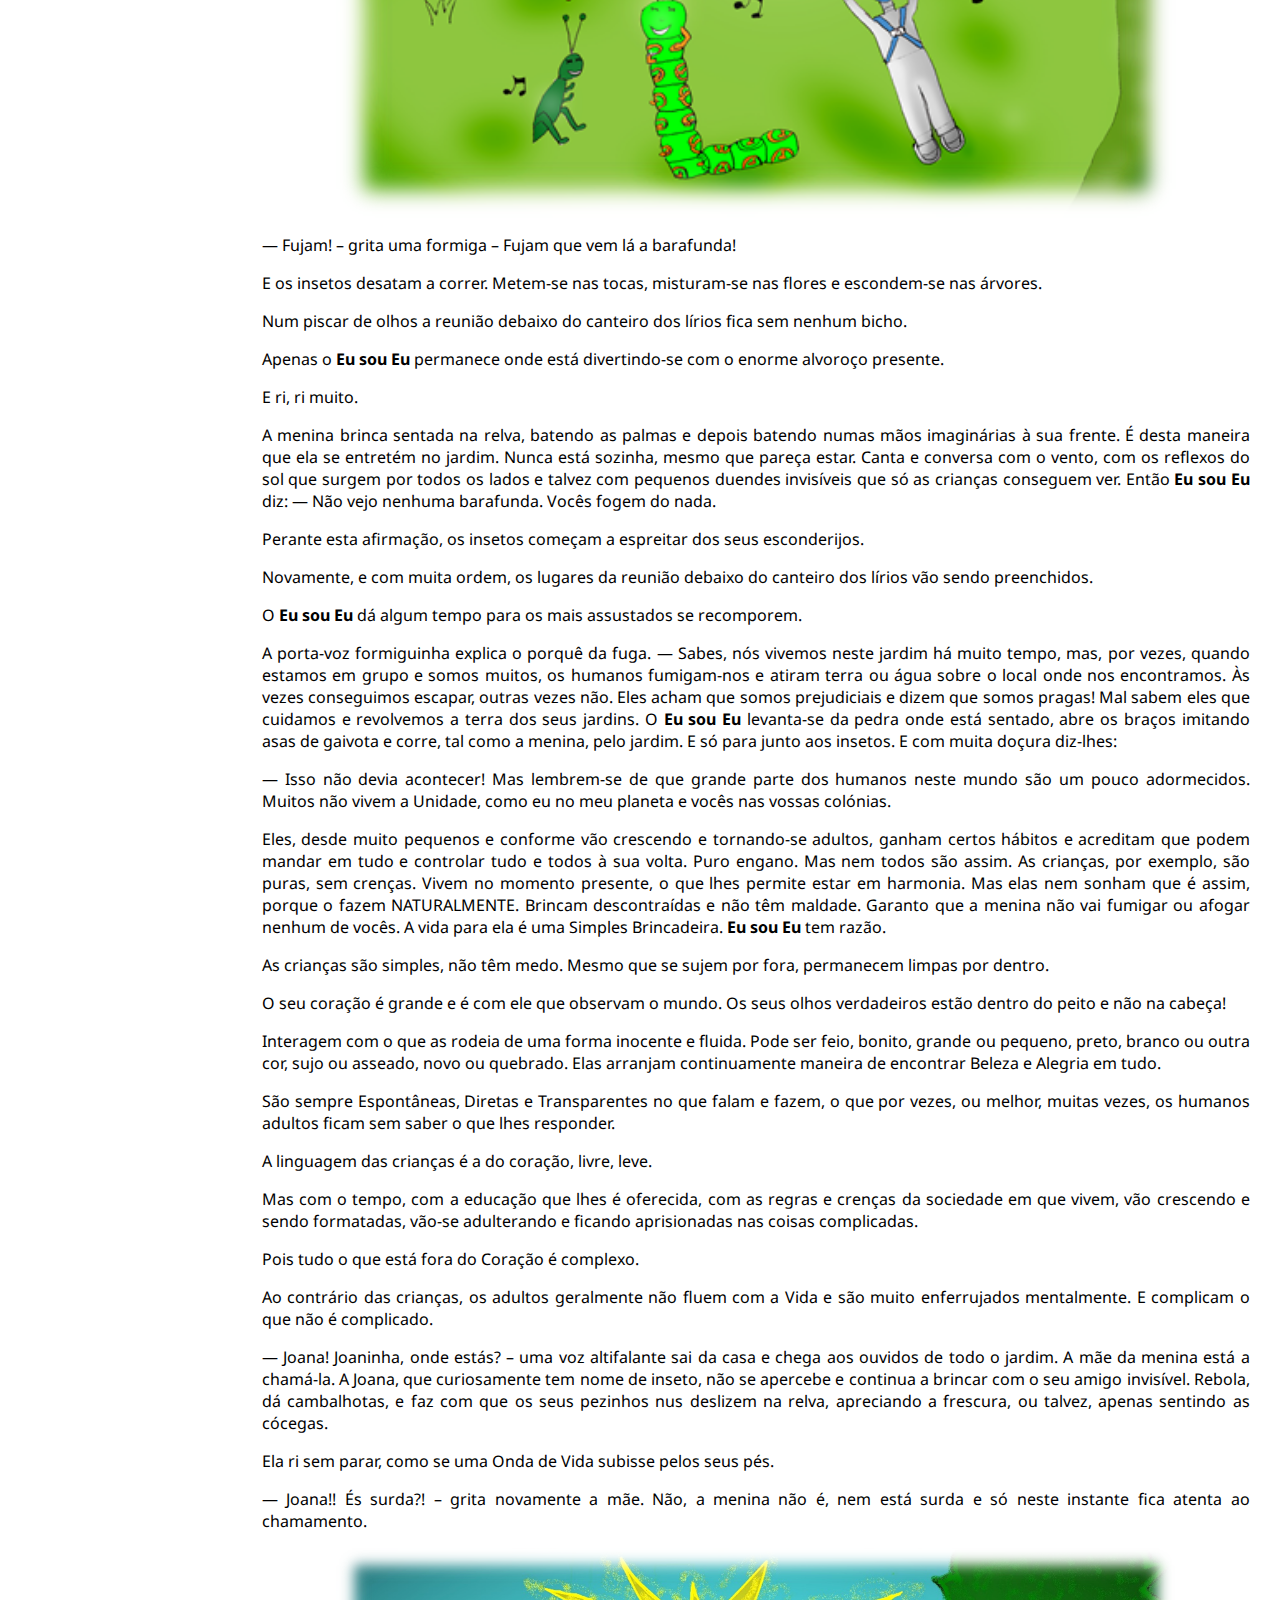
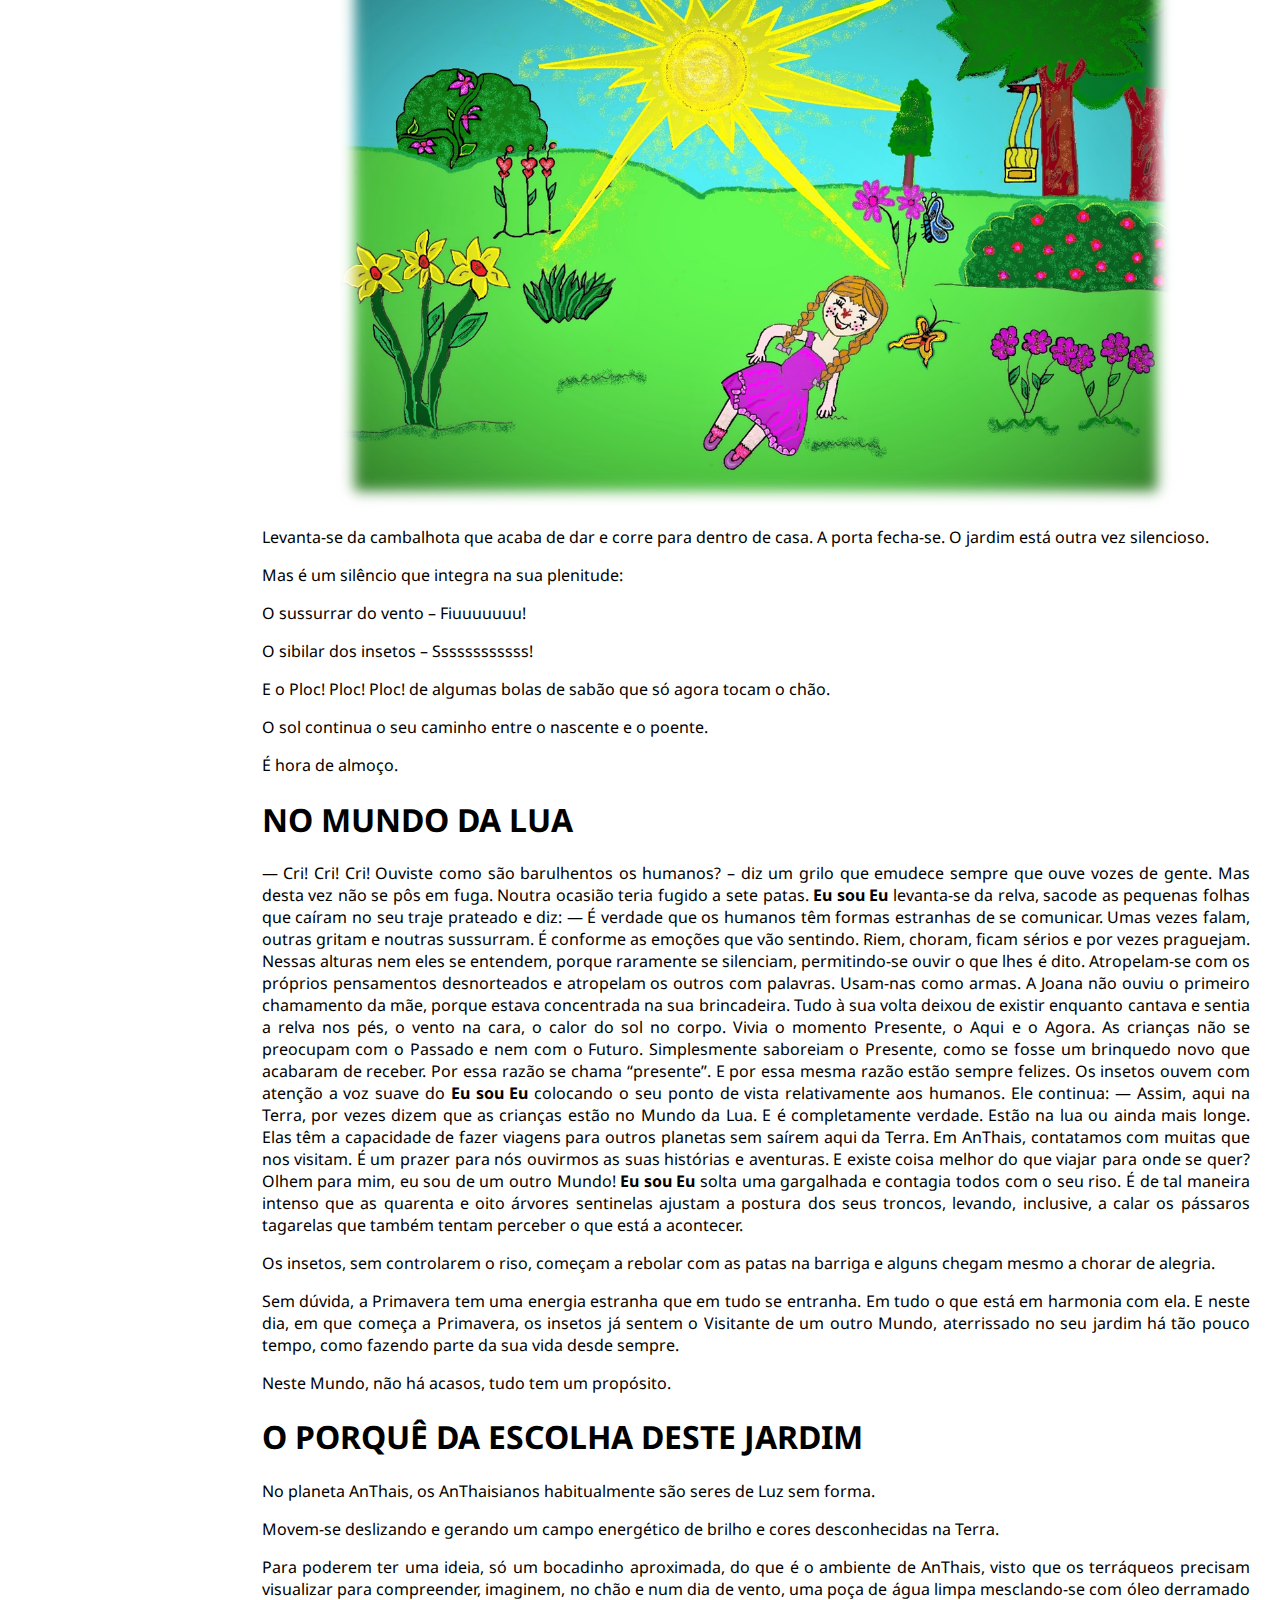
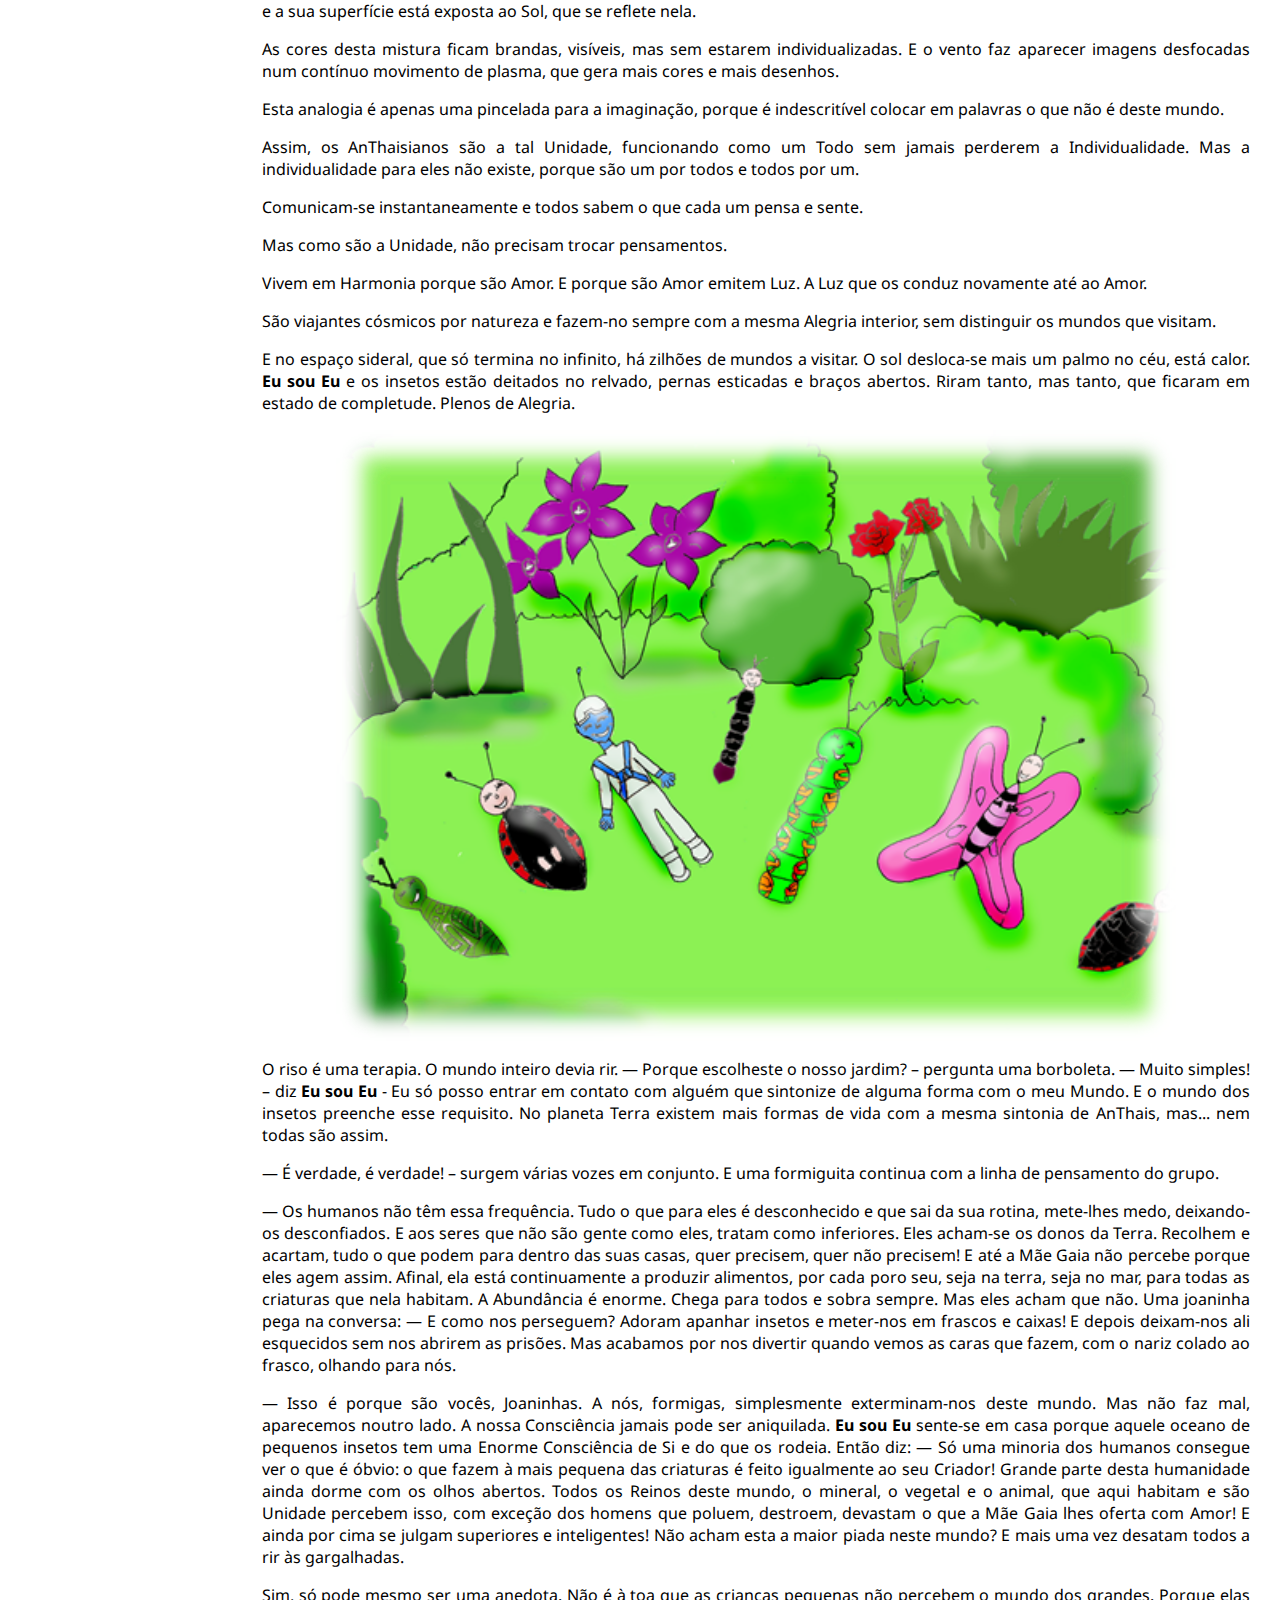
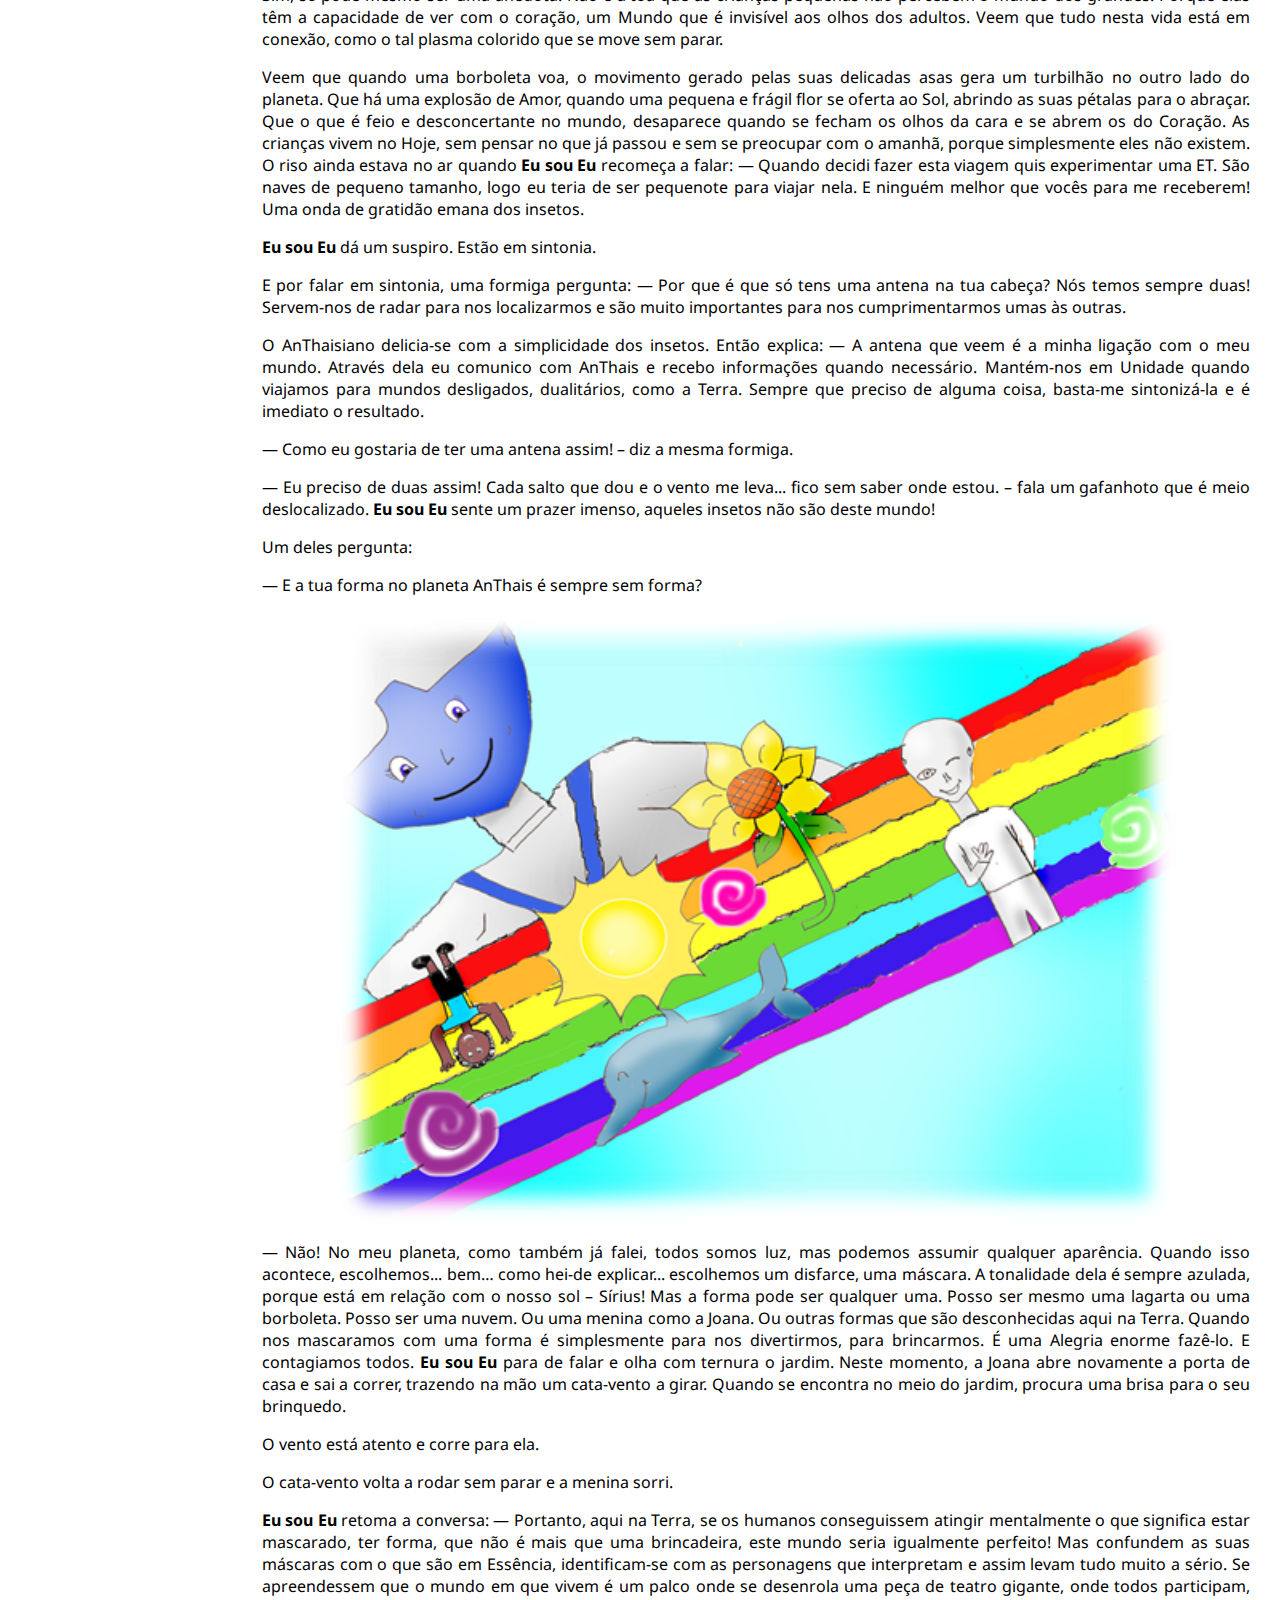
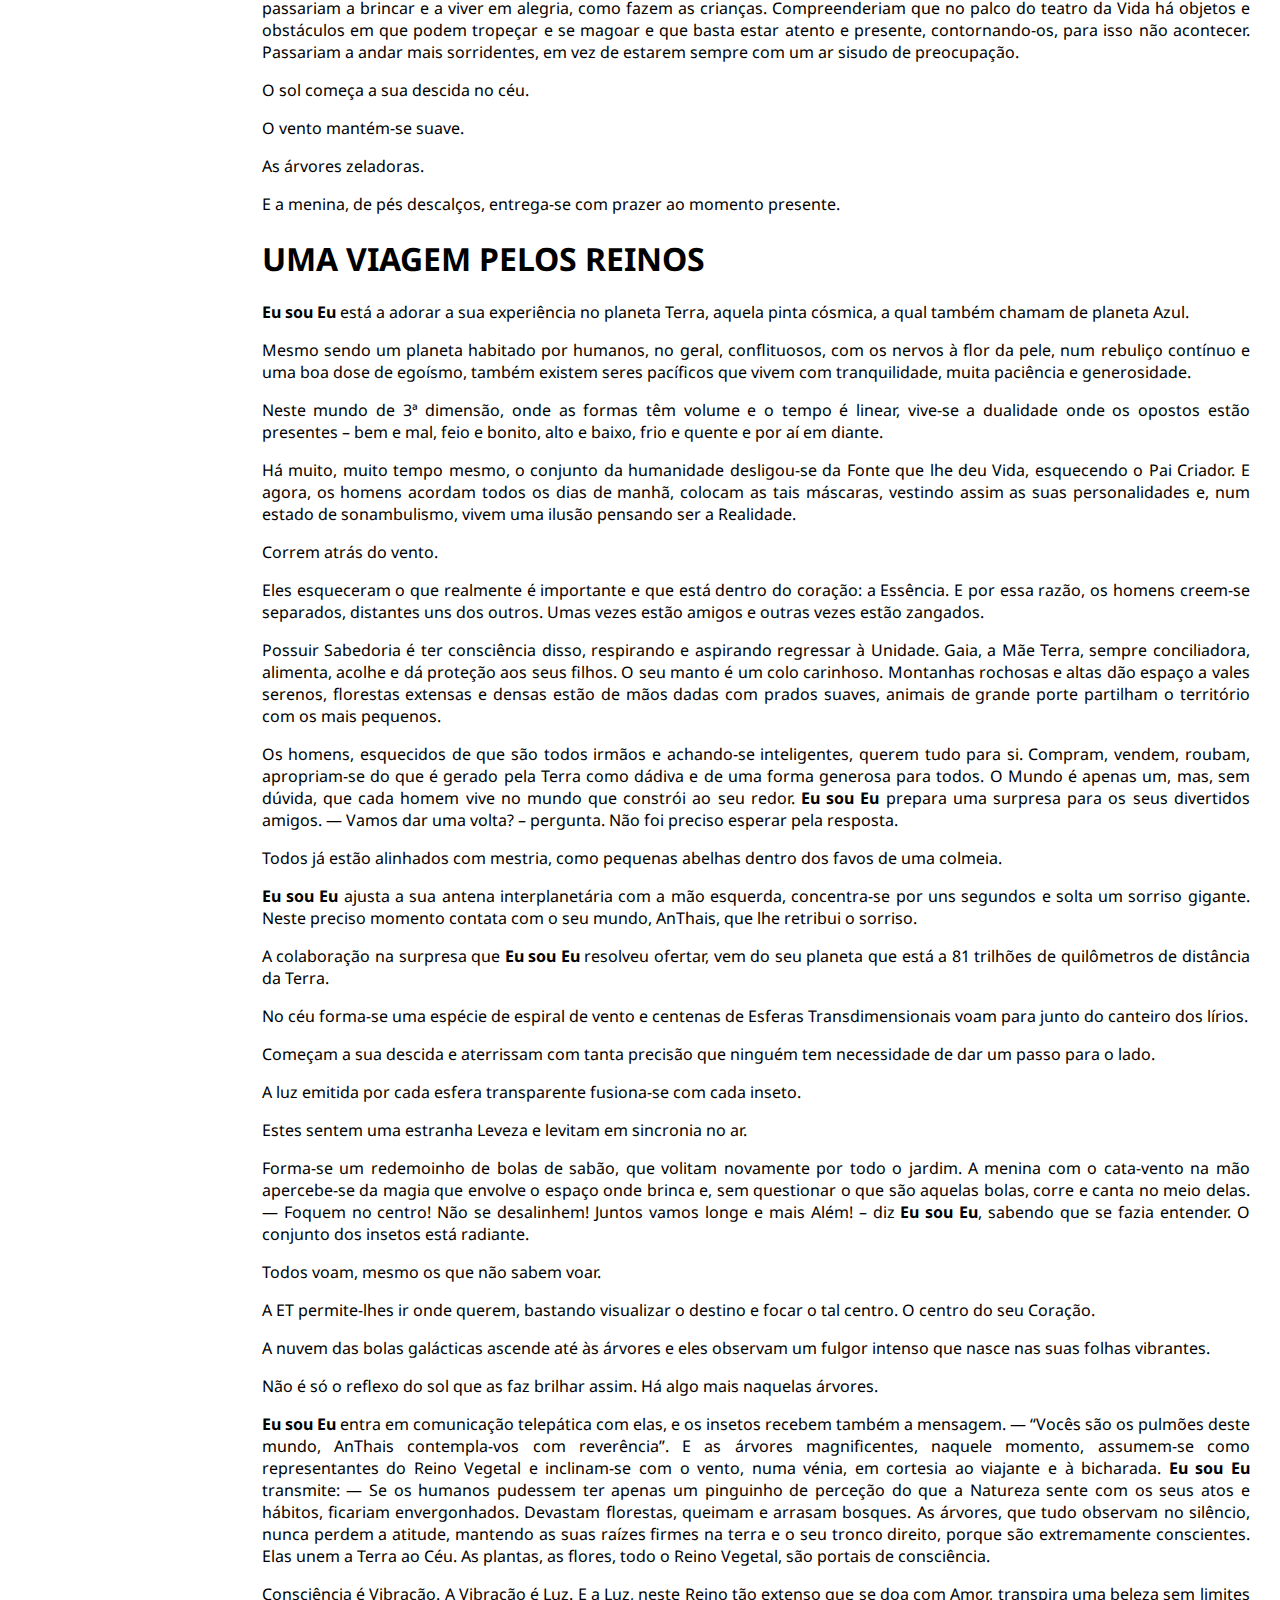
<file: website_anabela/eu_sou_eu_de_um_outro_mundo.html>
<!DOCTYPE html>

<html lang="en">
    <head>
      <!-- CSS -->
      <link href="styles.css" rel="stylesheet"> <!-- my own css -->
      <link href="sidebar.css" rel="stylesheet"> <!-- sidebar css from https://www.w3schools.com/howto/howto_css_sidebar_responsive.asp -->
      <!-- JS -->
      <script src="code.js"></script> <!-- my own javascript -->
      <!-- meta -->
      <meta name="description" content="Contos da Anabela Maria Mira Santiago">
      <meta name="keywords" content="HTML, CSS, JavaScript">
      <meta name="author" content="Ricardo Santiago Araújo">
      <meta name="viewport" content="width=device-width, initial-scale=1"> <!-- required by bootstrap -->
      <meta charset="utf-8"> <!-- required by bootstrap -->
      <!-- tab title-->
      <title>Contos da Anabela Santiago</title>
    </head>
    <body>

        <!-- The sidebar -->
        <div class="sidebar">
            <a class="title" href="./index.html">Contos para crianças</a>
            <a class="subtitle" href="./sobre_autora.html">Anabela Santiago</a>

            <button type="button" class="collapsible active"> Sobre </button>
            <div class="list_sidebar">
                    <a href="./sobre_site.html"">Sobre o site</a>
                    <a href="./sobre_autora.html"">Sobre a autora</a>
            </div>

            <button type="button" class="collapsible active"> Contos </button>
            <div class="list_sidebar">
                    <a href="./indisponivel.html">O jardim da Catarina</a>
                    <a href="./indisponivel.html">Uma ideia brilhante</a>
                    <a href="./indisponivel.html">A Mimi e o duende</a>
                    <a href="./eu_sou_eu_de_um_outro_mundo.html">Eu sou Eu de um outro mundo</a>
                    <a href="./a_pequena_fada_das_flores.html">A pequena Fada das Flores</a>
            </div>

            <button type="button" class="collapsible active"> Contactos </button>
            <div class="list_sidebar">
                    <a href="./contacto_autora.html">Autora</a>
                    <a href="./contacto_site.html">Gestor do site</a>
            </div>
        </div>

        <div class="content">
                <h1 class="conto_title"> Eu sou Eu de um outro Mundo</h1>
                <div class="pdf_link">
                    <a href="../eu_sou_eu/eu_sou_eu.pdf">Clique aqui para descarregar a história</a>
                </div>
                <div class="meta">
                    <p><strong>Autoria</strong>: Anabela Santiago</p>
                    <p><strong>Ilustração</strong>: Gabi Oliveira</p>
                    <p><strong>Registo da Obra Literária</strong>: IGAC</p>
                </div>
                <div class="conto">
                    <p><img class="illustration" src="../eu_sou_eu/images/capa.jpg" style="width:75.0%" alt="image" /></p>
                    <h1 id="prólogo">PRÓLOGO</h1>
                    <p>O Planeta Terra é um dos Viventes deste Universo infinito. E no
                    planeta Terra habitam finitos Viventes e uns outros tantos aos quais não
                    se atribui Vida. Por muito separados que pareçam estar, sendo
                    classificados em Reinos, Filos, Classes, Ordens, Famílias, Géneros e
                    Espécies, todos interagem, confinados neste pequeno globo que orbita o
                    nosso grandioso Sol. Junto aos nossos pés há um mundo de pequenos seres
                    que vivenciam jornadas fantásticas. Vamos então olhar para baixo, mas
                    com uma visão muito elevada, presenciando uma história de outro mundo.
                    Tornemo-nos pequeninos, insignificantes e desta maneira conseguimos
                    brincar com criaturas simples, de uma extrema humildade, desprezadas por
                    muita gente, mas que contribuem para o bem estar e equilíbrio do planeta
                    que também é a nossa morada. São pequenos Mundos dentro do nosso Mundo.
                    São grandes Universos dentro do nosso Universo. <em>“Quem tiver olhos,
                    veja. Quem tiver ouvidos, ouça”.</em> As crianças veem e ouvem...</p>
                    <h1 id="a-chegada-ao-jardim">A CHEGADA AO JARDIM</h1>
                    <p>— Fiuuuuuuu... Ssssssssssssssssss... Ploc Ploc Ploc.... Hoje começa a
                    Primavera. Estamos num jardim de uma casinha pequena e muito arrumada,
                    mas com um espaço enorme à sua volta.</p>
                    <p>Não tem grades nem muros.</p>
                    <p>Também não é preciso, pois nesta morada tudo é simples e apenas se
                    sabe onde acaba o jardim e começa a estrada, porque as árvores cresceram
                    posicionadas como guardiãs e porteiras de boas vindas.</p>
                    <p>São árvores altas, de tronco forte, com copas majestosas e ramos
                    abertos para o céu e para os lados. Parecem braços a querer abraçar quem
                    passa.</p>
                    <p>O jardim... ai como este jardim é bonito!</p>
                    <p>Tapetado de relva muito verde e bem cuidada.</p>
                    <p>Nele crescem canteiros de flores de todas as cores, assim como flores
                    de todas as espécies. Grandes, pequenas, pequeníssimas, com pétalas, com
                    cálices, com cachos, com picos, sem picos. Algumas das flores têm nomes
                    de pessoas. Ou serão as pessoas que têm nome de flor? Margarida, Rosa,
                    Flora, Hortência, Íris, Flor. As árvores não ficam de fora nessa
                    miscelânea e apelidos são dados às criaturas humanas para que não se
                    esqueçam delas: Oliveira, Carvalho, Pereira, Macieira, Pinheiro. Neste
                    jardim tudo se confunde.</p>
                    <p>A disposição natural do Reino Vegetal é primorosa.</p>
                    <p>A casinha fica colocada no centro do jardim e está rodeada por 24
                    canteiros e estes distanciam-se dela uns 12 passos largos. E as árvores
                    guardiãs crescem num segundo círculo, distanciando-se também uns 12
                    passos das flores. São 48 sentinelas, sempre observando tudo o que entra
                    e sai do jardim, por terra e pelo ar. O sol eleva-se neste preciso
                    momento por detrás das copas das árvores e ilumina todos os cantos e
                    recantos deste lugar.</p>
                    <p>As sombras transmutam-se em luz e o relvado muda de cor verde escura
                    para verde resplandecente.</p>
                    <p>Tudo brilha, tudo está luminoso.</p>
                    <p>Tem início um movimento discreto, bem debaixo dos canteiros das
                    flores.</p>
                    <p>Começam a sair pequenos insetos das suas tocas, que bocejam e se
                    espreguiçam, dando um bom dia ao sol.</p>
                    <p>E no céu voam os passarinhos que saíram dos seus ninhos e que dançam
                    em alegria.</p>
                    <p>Cantam e gorjeiam, acordando tudo e todos. O dia começou!</p>
                    <p>Hoje começa a Primavera. — Fiuuuuuuu... Ssssssssssssssssss... Ploc
                    Ploc Ploc....</p>
                    <p><img class="illustration" src="../eu_sou_eu/images/jardim.png" style="width:75.0%" alt="image" /></p>
                    <p>Sente-se uma brisa suave e um monte de bolinhas, parecidas com bolas
                    de sabão, invadem o ar do jardim vindas de lugar nenhum. São de todas as
                    cores e algumas têm vários tons, assemelhando-se a um arco-íris.</p>
                    <p>Quando tocam o chão, Ploc Ploc Ploc, desaparecem no nada.</p>
                    <p>— Olhem que bolinhas estranhas! – diz uma lagarta que rasteja
                    apressada para chegar a uma das bolas que pousou perto de si. Mas chegou
                    atrasada, porque a bolinha fez Ploc.</p>
                    <p>— São lindas! E são tantas! – o gafanhoto dá um grande salto na
                    esperança de apanhar uma.</p>
                    <p>— Devem ter estado a lavar roupa no céu! – sussurra uma joaninha,
                    tentando encontrar uma lógica para o acontecimento. Os insetos estão
                    boquiabertos e sem saber o que pensar. No seu jardim está a nevar… bolas
                    de sabão. — Fiuuuuuu.... um vento muito fresco faz esvoaçar as bolas no
                    ar.</p>
                    <p>Como são seres organizados e muito conscientes do seu jardim, quando
                    alguma coisa fora do comum acontece, reúnem-se sempre e como de costume,
                    em Unidade, debaixo do canteiro dos lírios.</p>
                    <p>Aquele foi, é e sempre será o canteiro das reuniões.</p>
                    <p>Exércitos de formigas, mãos cheias de joaninhas, braçadas de
                    gafanhotos e um monte de lagartas esperam junto aos lírios, na esperança
                    de que algumas das bolinhas tombem perto de si.</p>
                    <p>Uma bola de sabão começa a flutuar na direção deles. Ora vai para a
                    direita, ora vai para a esquerda, agora sobe, depois desce e, quando
                    está quase a cair e fazer Ploc, isso não acontece e ela volta a
                    subir.</p>
                    <p>Os olhinhos dos insetos ali presentes percorrem o trajeto da
                    misteriosa bola.</p>
                    <p>E em uníssono vão murmurando: — Oooooooh! Eh! Iiiih! Uh! Aaaaaaaah!
                    Então, uma surpresa acontece.</p>
                    <h1 id="quem-sou-eu">QUEM SOU EU</h1>
                    <p>O sol sobe mais um palmo no céu e as flores mais dorminhocas só agora
                    começam a abrir as pétalas na sua direção.</p>
                    <p>As gotículas de água dentro delas, escorrem e pingam na terra junto
                    ao seu caule. É assim que as flores lavam a cara logo pela manhã.</p>
                    <p>É neste momento que a bola dançarina e flutuante pousa em frente do
                    plenário dos insetos. E não faz Ploc.</p>
                    <p>Fica durante uns segundos a mudar de cor, a mesclar as cores, a
                    avivá-las até que se torna azul, estática e silenciosa.</p>
                    <p>Os insetos silenciosos ficaram. Ninguém se mexe, nem pestaneja.</p>
                    <p>Um canteiro de girassóis, que são aquelas flores que sorriem o dia
                    inteiro na direção do sol, retorcem as suas hastes para também poderem
                    ver o que está a acontecer.</p>
                    <p>E a passarada, deixando de gorjear, recolhe-se nos ramos da árvore
                    vigilante, mesmo em frente da misteriosa bola azul. —
                    Ssssssssssssssssss... Ouve-se um sibilo parecido com o zunir dos
                    insetos, mas mais melodioso.</p>
                    <p>Uma abertura começa a surgir na parte da bola virada para os
                    observadores de olhos arregalados.</p>
                    <p>E o mais engraçado é que essa abertura dá a volta a toda a superfície
                    da esfera e desaparece no lado oposto. A bola simplesmente some.</p>
                    <p>No seu lugar fica um pequeno ser, cuja estatura cabe na palma da mão
                    de uma criança.</p>
                    <p>Não! Não pode ser deste mundo o que está a acontecer. Mas ao mesmo
                    tempo não é nada assustador. O pequeno recém-chegado tem um corpo com
                    características humanas - cabeça, tronco e membros. Tem um rosto
                    amendoado e olhos bem grandes e escuros. As orelhas são pontiagudas e
                    pequeninas. O nariz é arrebitado e as bochechas dão um ar engraçado à
                    expressão facial do visitante, sempre sorridente. Está vestido com um
                    traje inteiro e prateado, luvas e botas da mesma cor. E agora, o mais
                    interessante. A cor da pele deste pequeno ser é azul, da cor do céu ou
                    do mar, tanto faz, porque é sempre maravilhosa. Mais um pormenor. Na sua
                    cabeça tem um pequeno chapéu-capacete, com uma única antena, deixando
                    visíveis as orelhas. A antena não está quieta, sempre a tremelicar com
                    os movimentos. — Quem és tu? – pergunta um dos insetos mais despachado.
                    No jardim banhado pelo sol todos aguardam a resposta. — Eu... sou Eu! –
                    responde o pequeno ser, rasgando um sorriso de orelha a orelha. O mar
                    dos bicharocos avança um passo em frente, atraído pela curiosidade.</p>
                    <p><img class="illustration" src="../eu_sou_eu/images/bolha.jpg" style="width:75.0%" alt="image" /></p>
                    <p>— Qual é o teu nome? De onde vens? O que vieste fazer aqui? –
                    pergunta uma lagarta trapalhona, verde e rechonchuda. Um burburinho tem
                    início e o entusiasmo começa a aumentar. Querem todos fazer perguntas
                    sem fim e ao mesmo tempo.</p>
                    <p>O jardim está mais vivo do que nunca, porque não há ninguém que não
                    queira perceber quem é o <strong>Eu sou Eu</strong>, recém aterrissado
                    numa bola de sabão.</p>
                    <p>De modo a não se atrapalharem uns aos outros, rapidamente fica
                    determinado que para perguntar basta levantar a pata no ar e o
                    <strong>Eu sou Eu</strong> aponta o inseto questionador.</p>
                    <p>Mas antes de iniciar as respostas às “milhentas” questões que já
                    borbulham, <strong>Eu sou Eu</strong> pede-lhes para fazer uma só
                    pergunta:</p>
                    <p>— E vocês, como é que se chamam?</p>
                    <p>— Somos as lagartas!</p>
                    <p>— Somos as formigas!</p>
                    <p>— Somos as borboletas!</p>
                    <p>E assim, as pequenas criaturas vão levantando as patitas no ar e
                    dando os seus nomes de conjunto. O <strong>Eu sou Eu</strong> dá uma
                    gargalhada, faz uma pirueta e diz: — Veem?! Sintam! Vocês são Unidade
                    porque quando se pergunta o nome respondem em União. É exatamente o que
                    acontece no meu planeta. Todos somos chamados, mas sabemos quem é que
                    precisa avançar aquando do chamamento. Assim estamos sempre em sintonia
                    e em prontidão. No meu mundo todos sabemos tudo ao mesmo tempo.
                    <strong>Eu sou Eu</strong> continua com o esclarecimento: — Venho de
                    AnThais, um planeta encantador que orbita Sírius, que é o nosso sol.
                    Distancia-se daqui apenas 8,5 anos-luz, o que é bem perto. Bem perto,
                    ora muito bem... vamos lá fazer as contas. Se a velocidade da luz é
                    300.000 quilômetros por segundo, se 1 minuto tem 60 segundos, se 1 hora
                    tem 60 minutos, se 1 dia tem 24 horas, se 1 mês tem 30 dias, se 1 ano
                    tem 12 meses, andando de trás para frente e multiplicando tudo por oito
                    e meio, isto dá qualquer coisa como 81 trilhões de quilômetros.</p>
                    <p>Humm!... 81 trilhões de quilômetros percorrem-se com um olhar no céu
                    quando se observa uma estrela!</p>
                    <p>No final das contas não é longe. — Que fixe! É bem pertinho!</p>
                    <p>— Podemos ir lá?</p>
                    <p>— Sim! Vamos nas bolas de sabão.</p>
                    <p>— E se elas explodem na viagem?</p>
                    <p>— Não sejas pateta, são bolas especiais.</p>
                    <p>— Especiais e espaciais!</p>
                    <p>— Eu ando um metro e já fico cansada!</p>
                    <p>— Ficas cansada porque és uma lesma barriguda.</p>
                    <p>— Eu sou grande demais para entrar na bola de sabão!</p>
                    <p>O <strong>Eu sou Eu</strong> está divertidíssimo com tudo o que ouve.
                    O entusiasmo é tal, que os insetos bisbilhotam uns com os outros e as
                    conversas misturam-se.</p>
                    <p>Por um bom bocado de tempo esquecem-se do <strong>Eu sou Eu</strong>
                    que se senta numa pedra, cruza as pernas e fica a observar o jardim.</p>
                    <p>O sol avança devagarinho no céu com os seus raios de luz a acariciar
                    cada flor deste lugar.</p>
                    <p>De repente alguém pergunta: — Os habitantes de AnThais são todos como
                    tu? Ora bem, aí está uma pergunta importante cuja resposta vai
                    transportá-los a um mundo totalmente desconhecido. — Sim! – diz o
                    <strong>Eu sou Eu</strong> – são todos como eu e todos diferentes de
                    mim. Eu vou explicar. No meu planeta não há forma fixa. Temos Liberdade
                    e Autonomia para sermos o que quisermos. Mas sempre em Unidade. Por
                    exemplo, eu escolhi visitar o planeta Terra porque o achei engraçado e
                    pequenino. Então, decidi a aparência que queria ter, as roupas que
                    usaria, o local de pouso, os contatos imediatos e o veículo que me
                    transportaria. Igualmente engraçado e agradável foi viajar numa Esfera
                    Transdimensional. E assim aqui estou eu. Num clique faz-se luz na cabeça
                    da multidão dos insetos.</p>
                    <p>Afinal não são bolinhas de sabão e nem tinham estado a lavar roupa no
                    céu, mas são sim Esferas Transdimensionais.</p>
                    <p>O <strong>Eu sou Eu</strong> pode sentir o espanto dos insetos com a
                    revelação. O panorama geral é de bocas abertas de admiração.</p>
                    <p>E as explicações continuam. — Uma Esfera Transdimensional é formada
                    por um foco de energia que permite a fusão com quem se quer transportar.
                    Este feixe energético é gerado por uma máquina muito simples que está
                    ligada ao nosso sol – Sírius - e é acionada pelo pensamento. Quando
                    decidimos viajar, basta informarmos os controladores espaciais do nosso
                    desejo. Isto, porque todos os AnThaisianos são viajantes cósmicos e as
                    plataformas de embarque são muito concorridas. Somos chamados na nossa
                    vez. A Ordem e o Respeito fazem parte da nossa Essência. No dia do
                    embarque podemos optar pela forma da nave, qualquer uma. Eu escolhi uma
                    ET. — ET? – dizem os insetos em coro.</p>
                    <p>— ET - Esfera Transdimensional! – o <strong>Eu sou Eu</strong> sorri
                    emanando carinho. Outra pergunta surge de imediato, feita por um dos
                    insetos, mas que todos queriam fazê-la. — Mas como conseguiste entrar
                    aqui?</p>
                    <p>— Muito fácil. Desagregando-me lá e agregando-me aqui. A ET permite
                    isso mesmo. Ajustamo-nos sempre com o amanhecer porque este momento tem
                    propriedades mágicas. E não se esqueçam que vos disse que em AnThais não
                    temos forma mas podemos ter qualquer uma. Somos, bem... como hei de
                    dizer... somos Pura Energia! E no nosso mundo, não há distância nem
                    tempo. <strong>Eu sou Eu</strong> faz uma pausa, olha ao seu redor,
                    depois para o céu, e continua: — Podemos viajar para qualquer lugar do
                    universo na velocidade de um pensamento. Já visitei muitos planetas. E
                    este em que vocês vivem, a Terra, é um planeta especial.</p>
                    <p>A Terra vista do espaço, é como um pixel insignificante e quase
                    invisível.</p>
                    <p>Mas quando chegamos perto, revela-nos a magnificência dos seus
                    continentes e oceanos.</p>
                    <p>Tem cor, relevo e textura.</p>
                    <p>Abriga um sem número de vidas.</p>
                    <p>Ela não dorme, está sempre vigilante e em perpétuo movimento.</p>
                    <p>A Terra supre, continuamente, as verdadeiras necessidades de todos
                    que nela habitam.</p>
                    <p><strong>Ela é Mãe! Terra Mãe! Mãe Gaia!</strong></p>
                    <p><img class="illustration" src="../eu_sou_eu/images/estrela.png" style="width:85.0%" alt="image" /></p>
                    <h1 id="a-porta-da-casa-abre-se">A PORTA DA CASA ABRE-SE</h1>
                    <p>O sol continua a sua ascensão no céu e a temperatura do ar está muito
                    agradável. Na tela azul celestial não estão desenhadas nuvens.</p>
                    <p>Mas, quando elas quando aparecem, são sempre um deleite e uma
                    companhia para quem está na terra.</p>
                    <p>As pedras, as flores, as árvores, os animais, os insetos e até alguns
                    humanos gostam de observá-las.</p>
                    <p>O vento sopra exalando-lhes vida e elas criam pinturas mutantes.</p>
                    <p>Os pássaros são uns privilegiados, porque podem se misturar com as
                    nuvens.</p>
                    <p>Há sempre bandos de pássaros a voar no céu. A porta da casinha no
                    meio do jardim abre-se.</p>
                    <p>Uma menina, de sardas no rosto, tranças no cabelo, com um vestido
                    florido e os pés descalços, sai a correr pelo relvado.</p>
                    <p>Vem tão sorridente e cheia de alegria que o jardim, instantaneamente
                    em comunhão, lhe sorri também.</p>
                    <p>Corre de braços abertos, como se fossem asas de gaivota, e de olhos
                    fechados na direção do sol. E o sol inunda-a de energia.</p>
                    <p>Mas nem todos a sentem assim.</p>
                    <p><img class="illustration" src="../eu_sou_eu/images/ave.png" style="width:85.0%" alt="image" /></p>
                    <p>— Fujam! – grita uma formiga – Fujam que vem lá a barafunda!</p>
                    <p>E os insetos desatam a correr. Metem-se nas tocas, misturam-se nas
                    flores e escondem-se nas árvores.</p>
                    <p>Num piscar de olhos a reunião debaixo do canteiro dos lírios fica sem
                    nenhum bicho.</p>
                    <p>Apenas o <strong>Eu sou Eu</strong> permanece onde está divertindo-se
                    com o enorme alvoroço presente.</p>
                    <p>E ri, ri muito.</p>
                    <p>A menina brinca sentada na relva, batendo as palmas e depois batendo
                    numas mãos imaginárias à sua frente. É desta maneira que ela se entretém
                    no jardim. Nunca está sozinha, mesmo que pareça estar. Canta e conversa
                    com o vento, com os reflexos do sol que surgem por todos os lados e
                    talvez com pequenos duendes invisíveis que só as crianças conseguem ver.
                    Então <strong>Eu sou Eu</strong> diz: — Não vejo nenhuma barafunda.
                    Vocês fogem do nada.</p>
                    <p>Perante esta afirmação, os insetos começam a espreitar dos seus
                    esconderijos.</p>
                    <p>Novamente, e com muita ordem, os lugares da reunião debaixo do
                    canteiro dos lírios vão sendo preenchidos.</p>
                    <p>O <strong>Eu sou Eu</strong> dá algum tempo para os mais assustados
                    se recomporem.</p>
                    <p>A porta-voz formiguinha explica o porquê da fuga. — Sabes, nós
                    vivemos neste jardim há muito tempo, mas, por vezes, quando estamos em
                    grupo e somos muitos, os humanos fumigam-nos e atiram terra ou água
                    sobre o local onde nos encontramos. Às vezes conseguimos escapar, outras
                    vezes não. Eles acham que somos prejudiciais e dizem que somos pragas!
                    Mal sabem eles que cuidamos e revolvemos a terra dos seus jardins. O
                    <strong>Eu sou Eu</strong> levanta-se da pedra onde está sentado, abre
                    os braços imitando asas de gaivota e corre, tal como a menina, pelo
                    jardim. E só para junto aos insetos. E com muita doçura diz-lhes:</p>
                    <p>— Isso não devia acontecer! Mas lembrem-se de que grande parte dos
                    humanos neste mundo são um pouco adormecidos. Muitos não vivem a
                    Unidade, como eu no meu planeta e vocês nas vossas colónias.</p>
                    <p>Eles, desde muito pequenos e conforme vão crescendo e tornando-se
                    adultos, ganham certos hábitos e acreditam que podem mandar em tudo e
                    controlar tudo e todos à sua volta. Puro engano. Mas nem todos são
                    assim. As crianças, por exemplo, são puras, sem crenças. Vivem no
                    momento presente, o que lhes permite estar em harmonia. Mas elas nem
                    sonham que é assim, porque o fazem NATURALMENTE. Brincam descontraídas e
                    não têm maldade. Garanto que a menina não vai fumigar ou afogar nenhum
                    de vocês. A vida para ela é uma Simples Brincadeira. <strong>Eu sou
                    Eu</strong> tem razão.</p>
                    <p>As crianças são simples, não têm medo. Mesmo que se sujem por fora,
                    permanecem limpas por dentro.</p>
                    <p>O seu coração é grande e é com ele que observam o mundo. Os seus
                    olhos verdadeiros estão dentro do peito e não na cabeça!</p>
                    <p>Interagem com o que as rodeia de uma forma inocente e fluida. Pode
                    ser feio, bonito, grande ou pequeno, preto, branco ou outra cor, sujo ou
                    asseado, novo ou quebrado. Elas arranjam continuamente maneira de
                    encontrar Beleza e Alegria em tudo.</p>
                    <p>São sempre Espontâneas, Diretas e Transparentes no que falam e fazem,
                    o que por vezes, ou melhor, muitas vezes, os humanos adultos ficam sem
                    saber o que lhes responder.</p>
                    <p>A linguagem das crianças é a do coração, livre, leve.</p>
                    <p>Mas com o tempo, com a educação que lhes é oferecida, com as regras e
                    crenças da sociedade em que vivem, vão crescendo e sendo formatadas,
                    vão-se adulterando e ficando aprisionadas nas coisas complicadas.</p>
                    <p>Pois tudo o que está fora do Coração é complexo.</p>
                    <p>Ao contrário das crianças, os adultos geralmente não fluem com a Vida
                    e são muito enferrujados mentalmente. E complicam o que não é
                    complicado.</p>
                    <p>— Joana! Joaninha, onde estás? – uma voz altifalante sai da casa e
                    chega aos ouvidos de todo o jardim. A mãe da menina está a chamá-la. A
                    Joana, que curiosamente tem nome de inseto, não se apercebe e continua a
                    brincar com o seu amigo invisível. Rebola, dá cambalhotas, e faz com que
                    os seus pezinhos nus deslizem na relva, apreciando a frescura, ou
                    talvez, apenas sentindo as cócegas.</p>
                    <p>Ela ri sem parar, como se uma Onda de Vida subisse pelos seus
                    pés.</p>
                    <p>— Joana!! És surda?! – grita novamente a mãe. Não, a menina não é,
                    nem está surda e só neste instante fica atenta ao chamamento.</p>
                    <p><img class="illustration" src="../eu_sou_eu/images/menina.png" style="width:85.0%" alt="image" /></p>
                    <p>Levanta-se da cambalhota que acaba de dar e corre para dentro de
                    casa. A porta fecha-se. O jardim está outra vez silencioso.</p>
                    <p>Mas é um silêncio que integra na sua plenitude:</p>
                    <p>O sussurrar do vento – Fiuuuuuuu!</p>
                    <p>O sibilar dos insetos – Ssssssssssss!</p>
                    <p>E o Ploc! Ploc! Ploc! de algumas bolas de sabão que só agora tocam o
                    chão.</p>
                    <p>O sol continua o seu caminho entre o nascente e o poente.</p>
                    <p>É hora de almoço.</p>
                    <h1 id="no-mundo-da-lua">NO MUNDO DA LUA</h1>
                    <p>— Cri! Cri! Cri! Ouviste como são barulhentos os humanos? – diz um
                    grilo que emudece sempre que ouve vozes de gente. Mas desta vez não se
                    pôs em fuga. Noutra ocasião teria fugido a sete patas. <strong>Eu sou
                    Eu</strong> levanta-se da relva, sacode as pequenas folhas que caíram no
                    seu traje prateado e diz: — É verdade que os humanos têm formas
                    estranhas de se comunicar. Umas vezes falam, outras gritam e noutras
                    sussurram. É conforme as emoções que vão sentindo. Riem, choram, ficam
                    sérios e por vezes praguejam. Nessas alturas nem eles se entendem,
                    porque raramente se silenciam, permitindo-se ouvir o que lhes é dito.
                    Atropelam-se com os próprios pensamentos desnorteados e atropelam os
                    outros com palavras. Usam-nas como armas. A Joana não ouviu o primeiro
                    chamamento da mãe, porque estava concentrada na sua brincadeira. Tudo à
                    sua volta deixou de existir enquanto cantava e sentia a relva nos pés, o
                    vento na cara, o calor do sol no corpo. Vivia o momento Presente, o Aqui
                    e o Agora. As crianças não se preocupam com o Passado e nem com o
                    Futuro. Simplesmente saboreiam o Presente, como se fosse um brinquedo
                    novo que acabaram de receber. Por essa razão se chama “presente”. E por
                    essa mesma razão estão sempre felizes. Os insetos ouvem com atenção a
                    voz suave do <strong>Eu sou Eu</strong> colocando o seu ponto de vista
                    relativamente aos humanos. Ele continua: — Assim, aqui na Terra, por
                    vezes dizem que as crianças estão no Mundo da Lua. E é completamente
                    verdade. Estão na lua ou ainda mais longe. Elas têm a capacidade de
                    fazer viagens para outros planetas sem saírem aqui da Terra. Em AnThais,
                    contatamos com muitas que nos visitam. É um prazer para nós ouvirmos as
                    suas histórias e aventuras. E existe coisa melhor do que viajar para
                    onde se quer? Olhem para mim, eu sou de um outro Mundo! <strong>Eu sou
                    Eu</strong> solta uma gargalhada e contagia todos com o seu riso. É de
                    tal maneira intenso que as quarenta e oito árvores sentinelas ajustam a
                    postura dos seus troncos, levando, inclusive, a calar os pássaros
                    tagarelas que também tentam perceber o que está a acontecer.</p>
                    <p>Os insetos, sem controlarem o riso, começam a rebolar com as patas na
                    barriga e alguns chegam mesmo a chorar de alegria.</p>
                    <p>Sem dúvida, a Primavera tem uma energia estranha que em tudo se
                    entranha. Em tudo o que está em harmonia com ela. E neste dia, em que
                    começa a Primavera, os insetos já sentem o Visitante de um outro Mundo,
                    aterrissado no seu jardim há tão pouco tempo, como fazendo parte da sua
                    vida desde sempre.</p>
                    <p>Neste Mundo, não há acasos, tudo tem um propósito.</p>
                    <h1 id="o-porquê-da-escolha-deste-jardim">O PORQUÊ DA ESCOLHA DESTE
                    JARDIM</h1>
                    <p>No planeta AnThais, os AnThaisianos habitualmente são seres de Luz
                    sem forma.</p>
                    <p>Movem-se deslizando e gerando um campo energético de brilho e cores
                    desconhecidas na Terra.</p>
                    <p>Para poderem ter uma ideia, só um bocadinho aproximada, do que é o
                    ambiente de AnThais, visto que os terráqueos precisam visualizar para
                    compreender, imaginem, no chão e num dia de vento, uma poça de água
                    limpa mesclando-se com óleo derramado e a sua superfície está exposta ao
                    Sol, que se reflete nela.</p>
                    <p>As cores desta mistura ficam brandas, visíveis, mas sem estarem
                    individualizadas. E o vento faz aparecer imagens desfocadas num contínuo
                    movimento de plasma, que gera mais cores e mais desenhos.</p>
                    <p>Esta analogia é apenas uma pincelada para a imaginação, porque é
                    indescritível colocar em palavras o que não é deste mundo.</p>
                    <p>Assim, os AnThaisianos são a tal Unidade, funcionando como um Todo
                    sem jamais perderem a Individualidade. Mas a individualidade para eles
                    não existe, porque são um por todos e todos por um.</p>
                    <p>Comunicam-se instantaneamente e todos sabem o que cada um pensa e
                    sente.</p>
                    <p>Mas como são a Unidade, não precisam trocar pensamentos.</p>
                    <p>Vivem em Harmonia porque são Amor. E porque são Amor emitem Luz. A
                    Luz que os conduz novamente até ao Amor.</p>
                    <p>São viajantes cósmicos por natureza e fazem-no sempre com a mesma
                    Alegria interior, sem distinguir os mundos que visitam.</p>
                    <p>E no espaço sideral, que só termina no infinito, há zilhões de mundos
                    a visitar. O sol desloca-se mais um palmo no céu, está calor. <strong>Eu
                    sou Eu</strong> e os insetos estão deitados no relvado, pernas esticadas
                    e braços abertos. Riram tanto, mas tanto, que ficaram em estado de
                    completude. Plenos de Alegria.</p>
                    <p><img class="illustration" src="../eu_sou_eu/images/deitados.png" style="width:85.0%" alt="image" /></p>
                    <p>O riso é uma terapia. O mundo inteiro devia rir. — Porque escolheste
                    o nosso jardim? – pergunta uma borboleta. — Muito simples! – diz
                    <strong>Eu sou Eu</strong> - Eu só posso entrar em contato com alguém
                    que sintonize de alguma forma com o meu Mundo. E o mundo dos insetos
                    preenche esse requisito. No planeta Terra existem mais formas de vida
                    com a mesma sintonia de AnThais, mas... nem todas são assim.</p>
                    <p>— É verdade, é verdade! – surgem várias vozes em conjunto. E uma
                    formiguita continua com a linha de pensamento do grupo.</p>
                    <p>— Os humanos não têm essa frequência. Tudo o que para eles é
                    desconhecido e que sai da sua rotina, mete-lhes medo, deixando-os
                    desconfiados. E aos seres que não são gente como eles, tratam como
                    inferiores. Eles acham-se os donos da Terra. Recolhem e acartam, tudo o
                    que podem para dentro das suas casas, quer precisem, quer não precisem!
                    E até a Mãe Gaia não percebe porque eles agem assim. Afinal, ela está
                    continuamente a produzir alimentos, por cada poro seu, seja na terra,
                    seja no mar, para todas as criaturas que nela habitam. A Abundância é
                    enorme. Chega para todos e sobra sempre. Mas eles acham que não. Uma
                    joaninha pega na conversa: — E como nos perseguem? Adoram apanhar
                    insetos e meter-nos em frascos e caixas! E depois deixam-nos ali
                    esquecidos sem nos abrirem as prisões. Mas acabamos por nos divertir
                    quando vemos as caras que fazem, com o nariz colado ao frasco, olhando
                    para nós.</p>
                    <p>— Isso é porque são vocês, Joaninhas. A nós, formigas, simplesmente
                    exterminam-nos deste mundo. Mas não faz mal, aparecemos noutro lado. A
                    nossa Consciência jamais pode ser aniquilada. <strong>Eu sou Eu</strong>
                    sente-se em casa porque aquele oceano de pequenos insetos tem uma Enorme
                    Consciência de Si e do que os rodeia. Então diz: — Só uma minoria dos
                    humanos consegue ver o que é óbvio: o que fazem à mais pequena das
                    criaturas é feito igualmente ao seu Criador! Grande parte desta
                    humanidade ainda dorme com os olhos abertos. Todos os Reinos deste
                    mundo, o mineral, o vegetal e o animal, que aqui habitam e são Unidade
                    percebem isso, com exceção dos homens que poluem, destroem, devastam o
                    que a Mãe Gaia lhes oferta com Amor! E ainda por cima se julgam
                    superiores e inteligentes! Não acham esta a maior piada neste mundo? E
                    mais uma vez desatam todos a rir às gargalhadas.</p>
                    <p>Sim, só pode mesmo ser uma anedota. Não é à toa que as crianças
                    pequenas não percebem o mundo dos grandes. Porque elas têm a capacidade
                    de ver com o coração, um Mundo que é invisível aos olhos dos adultos.
                    Veem que tudo nesta vida está em conexão, como o tal plasma colorido que
                    se move sem parar.</p>
                    <p>Veem que quando uma borboleta voa, o movimento gerado pelas suas
                    delicadas asas gera um turbilhão no outro lado do planeta. Que há uma
                    explosão de Amor, quando uma pequena e frágil flor se oferta ao Sol,
                    abrindo as suas pétalas para o abraçar. Que o que é feio e
                    desconcertante no mundo, desaparece quando se fecham os olhos da cara e
                    se abrem os do Coração. As crianças vivem no Hoje, sem pensar no que já
                    passou e sem se preocupar com o amanhã, porque simplesmente eles não
                    existem. O riso ainda estava no ar quando <strong>Eu sou Eu</strong>
                    recomeça a falar: — Quando decidi fazer esta viagem quis experimentar
                    uma ET. São naves de pequeno tamanho, logo eu teria de ser pequenote
                    para viajar nela. E ninguém melhor que vocês para me receberem! Uma onda
                    de gratidão emana dos insetos.</p>
                    <p><strong>Eu sou Eu</strong> dá um suspiro. Estão em sintonia.</p>
                    <p>E por falar em sintonia, uma formiga pergunta: — Por que é que só
                    tens uma antena na tua cabeça? Nós temos sempre duas! Servem-nos de
                    radar para nos localizarmos e são muito importantes para nos
                    cumprimentarmos umas às outras.</p>
                    <p>O AnThaisiano delicia-se com a simplicidade dos insetos. Então
                    explica: — A antena que veem é a minha ligação com o meu mundo. Através
                    dela eu comunico com AnThais e recebo informações quando necessário.
                    Mantém-nos em Unidade quando viajamos para mundos desligados,
                    dualitários, como a Terra. Sempre que preciso de alguma coisa, basta-me
                    sintonizá-la e é imediato o resultado.</p>
                    <p>— Como eu gostaria de ter uma antena assim! – diz a mesma
                    formiga.</p>
                    <p>— Eu preciso de duas assim! Cada salto que dou e o vento me leva...
                    fico sem saber onde estou. – fala um gafanhoto que é meio deslocalizado.
                    <strong>Eu sou Eu</strong> sente um prazer imenso, aqueles insetos não
                    são deste mundo!</p>
                    <p>Um deles pergunta:</p>
                    <p>— E a tua forma no planeta AnThais é sempre sem forma?</p>
                    <p><img class="illustration" src="../eu_sou_eu/images/arco_iris.png" style="width:85.0%" alt="image" /></p>
                    <p>— Não! No meu planeta, como também já falei, todos somos luz, mas
                    podemos assumir qualquer aparência. Quando isso acontece, escolhemos...
                    bem… como hei-de explicar... escolhemos um disfarce, uma máscara. A
                    tonalidade dela é sempre azulada, porque está em relação com o nosso sol
                    – Sírius! Mas a forma pode ser qualquer uma. Posso ser mesmo uma lagarta
                    ou uma borboleta. Posso ser uma nuvem. Ou uma menina como a Joana. Ou
                    outras formas que são desconhecidas aqui na Terra. Quando nos mascaramos
                    com uma forma é simplesmente para nos divertirmos, para brincarmos. É
                    uma Alegria enorme fazê-lo. E contagiamos todos. <strong>Eu sou
                    Eu</strong> para de falar e olha com ternura o jardim. Neste momento, a
                    Joana abre novamente a porta de casa e sai a correr, trazendo na mão um
                    cata-vento a girar. Quando se encontra no meio do jardim, procura uma
                    brisa para o seu brinquedo.</p>
                    <p>O vento está atento e corre para ela.</p>
                    <p>O cata-vento volta a rodar sem parar e a menina sorri.</p>
                    <p><strong>Eu sou Eu</strong> retoma a conversa: — Portanto, aqui na
                    Terra, se os humanos conseguissem atingir mentalmente o que significa
                    estar mascarado, ter forma, que não é mais que uma brincadeira, este
                    mundo seria igualmente perfeito! Mas confundem as suas máscaras com o
                    que são em Essência, identificam-se com as personagens que interpretam e
                    assim levam tudo muito a sério. Se apreendessem que o mundo em que vivem
                    é um palco onde se desenrola uma peça de teatro gigante, onde todos
                    participam, passariam a brincar e a viver em alegria, como fazem as
                    crianças. Compreenderiam que no palco do teatro da Vida há objetos e
                    obstáculos em que podem tropeçar e se magoar e que basta estar atento e
                    presente, contornando-os, para isso não acontecer. Passariam a andar
                    mais sorridentes, em vez de estarem sempre com um ar sisudo de
                    preocupação.</p>
                    <p>O sol começa a sua descida no céu.</p>
                    <p>O vento mantém-se suave.</p>
                    <p>As árvores zeladoras.</p>
                    <p>E a menina, de pés descalços, entrega-se com prazer ao momento
                    presente.</p>
                    <h1 id="uma-viagem-pelos-reinos">UMA VIAGEM PELOS REINOS</h1>
                    <p><strong>Eu sou Eu</strong> está a adorar a sua experiência no planeta
                    Terra, aquela pinta cósmica, a qual também chamam de planeta Azul.</p>
                    <p>Mesmo sendo um planeta habitado por humanos, no geral, conflituosos,
                    com os nervos à flor da pele, num rebuliço contínuo e uma boa dose de
                    egoísmo, também existem seres pacíficos que vivem com tranquilidade,
                    muita paciência e generosidade.</p>
                    <p>Neste mundo de 3ª dimensão, onde as formas têm volume e o tempo é
                    linear, vive-se a dualidade onde os opostos estão presentes – bem e mal,
                    feio e bonito, alto e baixo, frio e quente e por aí em diante.</p>
                    <p>Há muito, muito tempo mesmo, o conjunto da humanidade desligou-se da
                    Fonte que lhe deu Vida, esquecendo o Pai Criador. E agora, os homens
                    acordam todos os dias de manhã, colocam as tais máscaras, vestindo assim
                    as suas personalidades e, num estado de sonambulismo, vivem uma ilusão
                    pensando ser a Realidade.</p>
                    <p>Correm atrás do vento.</p>
                    <p>Eles esqueceram o que realmente é importante e que está dentro do
                    coração: a Essência. E por essa razão, os homens creem-se separados,
                    distantes uns dos outros. Umas vezes estão amigos e outras vezes estão
                    zangados.</p>
                    <p>Possuir Sabedoria é ter consciência disso, respirando e aspirando
                    regressar à Unidade. Gaia, a Mãe Terra, sempre conciliadora, alimenta,
                    acolhe e dá proteção aos seus filhos. O seu manto é um colo carinhoso.
                    Montanhas rochosas e altas dão espaço a vales serenos, florestas
                    extensas e densas estão de mãos dadas com prados suaves, animais de
                    grande porte partilham o território com os mais pequenos.</p>
                    <p>Os homens, esquecidos de que são todos irmãos e achando-se
                    inteligentes, querem tudo para si. Compram, vendem, roubam, apropriam-se
                    do que é gerado pela Terra como dádiva e de uma forma generosa para
                    todos. O Mundo é apenas um, mas, sem dúvida, que cada homem vive no
                    mundo que constrói ao seu redor. <strong>Eu sou Eu</strong> prepara uma
                    surpresa para os seus divertidos amigos. — Vamos dar uma volta? –
                    pergunta. Não foi preciso esperar pela resposta.</p>
                    <p>Todos já estão alinhados com mestria, como pequenas abelhas dentro
                    dos favos de uma colmeia.</p>
                    <p><strong>Eu sou Eu</strong> ajusta a sua antena interplanetária com a
                    mão esquerda, concentra-se por uns segundos e solta um sorriso gigante.
                    Neste preciso momento contata com o seu mundo, AnThais, que lhe retribui
                    o sorriso.</p>
                    <p>A colaboração na surpresa que <strong>Eu sou Eu</strong> resolveu
                    ofertar, vem do seu planeta que está a 81 trilhões de quilômetros de
                    distância da Terra.</p>
                    <p>No céu forma-se uma espécie de espiral de vento e centenas de Esferas
                    Transdimensionais voam para junto do canteiro dos lírios.</p>
                    <p>Começam a sua descida e aterrissam com tanta precisão que ninguém tem
                    necessidade de dar um passo para o lado.</p>
                    <p>A luz emitida por cada esfera transparente fusiona-se com cada
                    inseto.</p>
                    <p>Estes sentem uma estranha Leveza e levitam em sincronia no ar.</p>
                    <p>Forma-se um redemoinho de bolas de sabão, que volitam novamente por
                    todo o jardim. A menina com o cata-vento na mão apercebe-se da magia que
                    envolve o espaço onde brinca e, sem questionar o que são aquelas bolas,
                    corre e canta no meio delas. — Foquem no centro! Não se desalinhem!
                    Juntos vamos longe e mais Além! – diz <strong>Eu sou Eu</strong>,
                    sabendo que se fazia entender. O conjunto dos insetos está radiante.</p>
                    <p>Todos voam, mesmo os que não sabem voar.</p>
                    <p>A ET permite-lhes ir onde querem, bastando visualizar o destino e
                    focar o tal centro. O centro do seu Coração.</p>
                    <p>A nuvem das bolas galácticas ascende até às árvores e eles observam
                    um fulgor intenso que nasce nas suas folhas vibrantes.</p>
                    <p>Não é só o reflexo do sol que as faz brilhar assim. Há algo mais
                    naquelas árvores.</p>
                    <p><strong>Eu sou Eu</strong> entra em comunicação telepática com elas,
                    e os insetos recebem também a mensagem. — “Vocês são os pulmões deste
                    mundo, AnThais contempla-vos com reverência”. E as árvores
                    magnificentes, naquele momento, assumem-se como representantes do Reino
                    Vegetal e inclinam-se com o vento, numa vénia, em cortesia ao viajante e
                    à bicharada. <strong>Eu sou Eu</strong> transmite: — Se os humanos
                    pudessem ter apenas um pinguinho de perceção do que a Natureza sente com
                    os seus atos e hábitos, ficariam envergonhados. Devastam florestas,
                    queimam e arrasam bosques. As árvores, que tudo observam no silêncio,
                    nunca perdem a atitude, mantendo as suas raízes firmes na terra e o seu
                    tronco direito, porque são extremamente conscientes. Elas unem a Terra
                    ao Céu. As plantas, as flores, todo o Reino Vegetal, são portais de
                    consciência.</p>
                    <p>Consciência é Vibração. A Vibração é Luz. E a Luz, neste Reino tão
                    extenso que se doa com Amor, transpira uma beleza sem limites e assume
                    formas bem definidas, gerando sensações de cor, de aroma e sabor a quem
                    sabe apreciá-las. — Eu, às vezes, como umas folhinhas das árvores. – diz
                    baixinho uma lagarta gorda. <strong>Eu sou Eu</strong> sorri. Pilota a
                    sua ET para junto da ET da lagarta que falou, e diz: — E elas
                    agradecem-te, porque ajudas na sua transformação e permites que folhas
                    novas cresçam. E depois de muito comeres, entras também em
                    TRANSFORMAÇÃO! Procuras abrigo nos seus ramos verdes, teces um delicado
                    casulo e, dentro desse útero de seda, implodes em Metamorfose,
                    renascendo em Borboleta. Assim, adquires a liberdade de voar para onde
                    quiseres. Olhem só que mundo louco!</p>
                    <p>— É verdade, passo da Terra para o Ar. Desapareço numa forma e
                    reapareço noutra ainda mais bela. Transito entre dois mundos diferentes,
                    sem ter que sair deste mundo. E não são só as lagartas que vivem a
                    Metamorfose.</p>
                    <p>A Vida é Metamorfose, Transmutação, Mudança. O movimento não
                    pára.</p>
                    <p>O verão sucede à primavera.</p>
                    <p>A noite vem depois do dia.</p>
                    <p>Enquanto uns dormem outros despertam. Os humanos que habitam a Terra,
                    e estão unidos pelo Coração, sentem-se como irmãos.</p>
                    <p>Acenderam uma Luz no seu peito, como uns faróis na escuridão.</p>
                    <p>Têm Consciência de Si, vivem a verdadeira Liberdade em seus
                    pensamentos e atos, têm uma enorme Responsabilidade para com a
                    Terra-Mãe.</p>
                    <p>Acordaram do tal sonambulismo que ainda envolve grande parte da
                    humanidade.</p>
                    <p>Os humanos, que são conscientes e lúcidos, embriagam-se na Natureza
                    com a Simplicidade de uma flor, envolvem-se nela com a Humildade de uma
                    gota de chuva e são Transparentes como um cristal, que deixa passar a
                    luz.</p>
                    <p>Todos os seres conscientes e lúcidos conseguem transcender o que é
                    imperceptível; a Vida flui para eles e a Natureza retribui-lhes, sempre!
                    As crianças sabem fazê-lo melhor do que ninguém. Se esta humanidade
                    tomasse consciência da Força destas palavras, do seu Poder invisível e
                    as vivenciasse, um Mundo Novo renasceria. M E T A M O R F O S E A R –S
                    E–I A! Os insetos dão lições aos humanos, se estes quiserem apreender. —
                    Vamos para junto das pedras! – <strong>Eu sou Eu</strong> assobia a toda
                    a “frota galáctica”. Numa formação perfeita, deslocam-se para um riacho
                    perto da casa do jardim.</p>
                    <p>Pedregulhos, pedras e pedrinhas cristalinas, com muitos tons e
                    feitios, beijam amorosamente a água do riacho que corre com rebeldia e
                    frescura.</p>
                    <p>As pedras pressentem a sua chegada e reluzem em Alegria. Elas são a
                    Alegria.</p>
                    <p>Uma onda de Energia paira sobre o local. Vinda de cima e do chão.
                    Vinda do Nada. Essa Energia é Consciência. — Vejam como as rochas são
                    bonitas e brilhantes! <strong>Eu sou Eu</strong> faz um voo rasante ás
                    pedras e os insetos seguem-no em fila indiana.</p>
                    <p>Alguns tocam-nas e as pedras vibram, sentindo-se afagadas. O Reino
                    Mineral é o alicerce do mundo. Ampara com solidez as construções da
                    Natureza, fortifica os lugares deixando-os em liberdade. E igualmente,
                    doa-se num Amor livre, selvagem, estático e capaz de provocar o
                    êxtase.</p>
                    <p>Este reino é Uno, onde tudo simplesmente É!</p>
                    <p>O Reino Mineral é puro Amor!</p>
                    <p>A viagem nas ETs oferece um oásis de prazer. Os insetos do jardim
                    riem tanto dentro das bolas que as fazem rebolear.</p>
                    <p>A terra vista do céu numa perspetiva ampla, apresenta-se com padrões,
                    esboços e desenhos perfeitos que se entrelaçam e complementam. A Mãe
                    Natureza é pintora e escultora.</p>
                    <p>Com o verde das plantas pincela o castanho da terra, com o azul da
                    água lambuza a cor cinza das pedras. Espalha flores multicores por todo
                    o seu tecido, jogando-as ao vento. E finaliza a sua tela com salpicos de
                    animais e bandos de aves que não sossegam no mesmo lugar. — Vamos voar
                    com os pássaros! – alguém diz e a concordância é global.</p>
                    <p><img class="illustration" src="../eu_sou_eu/images/bolhas.png" style="width:85.0%" alt="image" /></p>
                    <p>Gera-se uma confusão no céu, é uma mistura de aves e Esferas
                    Transdimensionais voando todas em bando. Ora sobem, descem, ora viram e
                    rodopiam impregnadas de Alegria. Estão em Unidade. São a Unidade! —
                    Nunca voei tão rápido, vou ultrapassar uma andorinha. Que bom! – diz uma
                    joaninha numa alegria efusiva.</p>
                    <p>— E eu nunca tinha voado, e as coisas lá em baixo, vistas daqui de
                    cima, ainda são mais bonitas. – profere uma formiguinha.</p>
                    <p>— Estou enfeitiçado por esta ET, sinto-me leve como uma pluma! – diz
                    a lagarta gorda, que achava que não cabia na “bola de sabão”. A viagem
                    prossegue e o bando observa grupos de coelhos que saltam entre tufos de
                    margaridas selvagens, um rebanho de ovelhas que pastam num prado verde,
                    uma ninhada de patinhos que seguem a mãe pata e até passam por um enxame
                    de abelhas apressadas para chegarem à colmeia, pois o dia está prestes a
                    findar. <strong>Eu sou Eu</strong> comunga com a variedade de vida que
                    não existe em AnThais, integrando-se na sua aura que está para além da
                    visão - A Unidade do que é plural. <strong>Eu sou Eu</strong> diz aos
                    insetos: — Vocês e todo o reino animal, têm forma e individualidade,
                    mas, contrariamente aos homens, não sabem o que é a solidão, porque
                    funcionam em grupo. O vosso corpo é separado dos demais, mas a vossa
                    consciência é UNA. Por isso vivem em Paz com o que é natural. No Reino
                    Animal, que não o homem, cada Ser respeita a natureza pelo que ela É,
                    oferecendo-se em seu serviço. Ajudam-na a renovar-se sem perder o
                    equilíbrio.</p>
                    <p>E do mesmo modo, a Mãe Natureza serve este Reino atendendo as suas
                    necessidades. “Os pássaros não se preocupam com o que vão comer amanhã”.
                    Utilizam-se, sem se usurparem. Agrupam-se, sem se aprisionarem.</p>
                    <p>Ninguém tira proveito de ninguém.</p>
                    <p>Têm uma relação de Simplicidade e de Amor! O dia voa como as aves e o
                    sol começa a descer no céu.</p>
                    <p>A jornada pelos Reinos chega ao fim.</p>
                    <p>É tempo de regressarem ao jardim.</p>
                    <p>Sintonizam e sincronizam as ETs e elas embalam-nos de volta ao
                    relvado.</p>
                    <p>Joana ainda brinca com o cata-vento.</p>
                    <p>Para ela o tempo não passou, e todos os relógios estão parados.
                    Apenas o Sol desliza na quietude do céu azul, ofertando-se em Eternidade
                    e em infinito Absoluto. Absoluto Amor, que é a referência para quem vive
                    o que está dentro do seu Coração.</p>
                    <h1 id="mas-afinal-o-que-é-o-amor">MAS AFINAL, O QUE É O AMOR?</h1>
                    <p>As Esferas Transdimensionais pousam serenamente, deixando entre cada
                    uma o espaço necessário para os insetos desembarcarem. Ou melhor, para
                    não se atrapalharem uns aos outros.</p>
                    <p>Depois mudam de cor, mesclam e avivam as cores, tornam-se azuis e
                    estáticas.</p>
                    <p>As aberturas em cada bola começam a surgir, dão a volta a toda a
                    superfície das esferas e desaparecem no lado oposto. Somem. E no seu
                    lugar ficam os insetos, com o ar apatetado de quem viajou num outro
                    mundo.</p>
                    <p>Então, o gafanhoto, que é meio deslocalizado, pergunta: — Estas bolas
                    são fabulosas, podemos ficar com as ETs? Viajaríamos sempre juntos.
                    <strong>Eu sou Eu</strong> sorri e diz: — Mas as ETs não existem. São
                    Energia focada. Conseguiram viajar nelas com a anuência de Sírius.
                    Serviram-nos no nosso passeio aqui neste planeta e, agora,
                    dissolveram-se. São Energia livre. O vento que os sustentou na viagem
                    resolve juntar-se à festa.</p>
                    <p>Sopra num campo de flores e uma chuva de polens de dentes-de-leão
                    começa a cair no jardim. O sol, sempre atento e presente, pulsa-lhes a
                    sua Luz e os pequenos grãos de pólen cintilam continuamente. Todo o
                    jardim se arrepia. É a força da Primavera. Os insetos saltitam por todo
                    lado e em alegria cantam: — Lá lá lá! Está a chover Pó das Estrelas. Lá
                    lá lá. Está a chover Pó das Estrelas. Lá lá lá. O pequeno AnThaisiano
                    compartilha da felicidade deles e da dádiva que os Elementos acabam de
                    proporcionar. E sorrindo diz com ternura: — Neste planeta todos são Pó
                    das Estrelas. O sopro do Criador, num ato repleto de Amor, disseminou
                    Pólens e Sementes pelo Cosmos. Estes pólens e estas sementes são
                    pequenas Partículas Divinas, que germinam incessantemente pelos mundos
                    do Universo. Aos homens podemos chamar “Povo das Estrelas”, às plantas,
                    “Plantas das Estrelas”, aos animais, “Animais das Estrelas”, às rochas,
                    “Cristais das Estrelas” e a vocês meus pequeninos amigos... “Insetos das
                    Estrelas”.</p>
                    <p>Ficam radiantes porque nunca tinham sido tão acarinhados. E agora
                    sentem-se também viajantes das estrelas. <strong>Eu sou Eu</strong>
                    continua: — Tudo o que existe, tudo o que vocês veem, foi e é criado com
                    Amor. O Amor é a matriz e a força motriz da Existência. É invisível, mas
                    está em toda a parte. É onipresente. — Lá lá lá. Nós somos o Amor. Lá lá
                    lá. Nós somos o Amor. – os insetos começam outra vez a cantar.
                    <strong>Eu sou Eu</strong> sente-se feliz naquele zunzum. E vai
                    discorrendo: — Vocês são seres perfeitos. São pequeninas criaturas muito
                    organizadas, simples, belas, trabalhadoras, colaborativas, construtivas
                    e com muito mais predicados, mas o que é mesmo importante, é serem Unas
                    e perceberem que a vida é uma brincadeira. Porque a grande e única
                    responsabilidade real deste mundo é a de viver o Amor. — Os cristais, as
                    flores, as montanhas, os mares e tudo o mais estão incluídos nesta
                    palavra. — Os Elementos, que vos são tão próximos – a terra, a água, o
                    ar e o fogo – misturam-se, sustentam e colorem a Vida. Os Elementos são
                    Amor, porque o Amor é integração e inclusão. E também se encontram
                    dentro de cada coração. Porque o coração é algo como... “cor em ação”.
                    Com o coração damos cor e alegria à nossa vida. E continua a falar da
                    magia dos Elementos: — Esta terra é o campo da matéria bruta onde o ar,
                    como uma brisa suave ou um vento forte, carrega e dissemina as sementes
                    e os pólens para nela germinarem. As nuvens, impulsionadas pelo vento,
                    transportam por sua vez a água que depois cai em gotas de chuva e se
                    infiltra na terra concebendo o húmus fertilizador. E o Sol, que é um
                    fogo eterno, aquece toda essa mistura e faz nascer a Vida. O que é isto
                    senão Amor?! — Gaia, incessantemente, cria a sua obra grandiosa com
                    muita serenidade e na maior humildade, doando-a sem esperar retorno. Num
                    verdadeiro Amor! — Amor, é o Sol que permanece no céu, dia após dia,
                    irradiando ininterruptamente para todos sem distinção, e nunca diz que
                    está cansado. — Da mesma maneira, dentro de cada coração, mesmo que
                    ninguém se perceba, há um Sol colorido e eterno. O tal Amor em ação. —
                    Amor, é cada floco de neve que tomba silenciosamente no chão, e que
                    transporta em si um vitral de uma beleza imensurável, única e vibrante,
                    e que ninguém vê. — Amor, é cada partícula de pólen que se agarra nas
                    patinhas da abelha, viajando desprendida e sem olhar para trás, para num
                    lugar longínquo fazer brotar a Vida. — O Amor envolve a noite, sempre
                    que a mãe aconchega e beija o seu filho que dorme, e esse beijo é
                    integrado no sonho da criança. — O Amor é... <strong>Eu sou Eu</strong>
                    fala baixinho, mas as palavras vibram no ar e todos as recebem
                    claramente.</p>
                    <p>E quem fica sem palavras são os insetos.</p>
                    <p>Mantêm-se no silêncio. Mas também não precisam delas, porque afinal,
                    o Amor é apenas... o Amor.</p>
                    <p>E os ensinamentos verbais apenas servem àqueles que não compreendem o
                    Silêncio.</p>
                    <p><img class="illustration" src="../eu_sou_eu/images/coracao.jpg" style="width:85.0%" alt="image" /></p>
                    <p>O AMOR é o TUDO,</p>
                    <p>O AMOR é o NADA.</p>
                    <h1 id="a-despedida-do-jardim">A DESPEDIDA DO JARDIM</h1>
                    <p>Joana já regressou para dentro de sua casa. Brincou o dia inteiro na
                    natureza e com ela. Agora o sol está próximo do horizonte, quase a
                    despedir-se do jardim.</p>
                    <p><strong>Eu sou Eu</strong> observa os pequenos insetos ainda em
                    estado de êxtase e empapados em Amor.</p>
                    <p>E neste momento de Paz começa a entoar um poema, escrito por uma
                    criança como a menina do jardim.</p>
                    <p>E mesmo os insetos mais distraídos, absorvem o fluxo silencioso de
                    Energia que aquelas palavras difundem. Poema: “Pergunta ao teu
                    Coração”</p>
                    <p>“O que fará o Amanhecer um momento tão belo e mágico,</p>
                    <p>Que só ele é capaz de marcar um novo dia,</p>
                    <p>Um recomeço com tal esplendor,</p>
                    <p>Que nos permite, a nós que o contemplamos verdadeiramente,</p>
                    <p>Ter o ânimo para repetir aquele perpétuo ciclo Que nos diz tão pouco,
                    o nosso dia a dia,</p>
                    <p>Quase parecendo que o único motivo pelo qual o toleramos</p>
                    <p>Por tão longas horas de espera descrente,</p>
                    <p>É o insaciável desejo, inexplicável por palavras,</p>
                    <p>De voltar a ver o Sol cruzar o horizonte? Será apenas a quietude da
                    sua beleza bizarra,</p>
                    <p>Aquela fusão de tudo o que faz magnífica a simples existência,</p>
                    <p>Mas da mais genuína Essência, que mesmo sem exigências ou
                    expectativas</p>
                    <p>Consegue tornar-se no Todo,</p>
                    <p>Cuja ausência tiraria o sentido ao Nada que restasse? É a sua criação
                    que torna o Criador tão admirável e incontestável</p>
                    <p>Não só o Criador em si, já que depende da criação para existir,</p>
                    <p>E da mesma forma, a obra precisa do artista para nascer.</p>
                    <p>Afinal, é tudo um perfeito ciclo. É a vida que o Sol ilumina que nos
                    faz sentir tanta saudade ao recolher,</p>
                    <p>O pôr do sol, o seu polo gelado, a despedida com que nos saúda</p>
                    <p>Eternamente imperturbável.</p>
                    <p>E apesar de certo que voltará no novo Amanhecer, Continuamos a
                    chorá-lo com nostalgia e temor, Porque perdendo o Sol, perdemos tudo.
                    GIRAMOS TODOS À VOLTA DO MESMO AMOR!” Os insetos batem palmas, ou
                    melhor, batem as patas quando terminam de escutar aquele poema tão belo
                    que descreve a força e a magia do astro-Rei no nosso pequeno planeta. O
                    Sol começa a esconder-se atrás das árvores guardiãs. <strong>Eu sou
                    Eu</strong> tem de partir. Então, faz-se um silêncio no jardim, os
                    olhinhos da bicharada estão brilhantes, com lágrimas.</p>
                    <p>O AnThaisiano diz-lhes:</p>
                    <p><img class="illustration" src="../eu_sou_eu/images/ultima.jpg" style="width:85.0%" alt="image" /></p>
                    <p>— Levo-vos dentro do meu coração. E fico aqui, dentro do vosso.
                    Sempre que fecharem os olhos e focarem no centro dele, eu estou lá e
                    converso com cada um. Agora tenho de ir. Até sempre e mais Além.
                    <strong>Eu sou Eu</strong> com a mão esquerda regula a antena
                    interplanetária do seu capacete e entra em comunicação com o seu planeta
                    – AnThais. Do nada surge um feixe luminoso que o envolve e se transforma
                    numa Esfera Transdimensional.</p>
                    <p>O vento que o observa, exala uma brisa perfumada e a ET eleva-se no
                    ar, como uma bola de sabão, sem peso e transparente, desaparecendo no
                    céu.</p>
                    <p>Os insetos recolhem-se nas suas tocas porque o sol já se despediu,
                    deixando no jardim uma temperatura amena, porque hoje... começou a
                    Primavera.</p>
                    <h1 id="epílogo">EPÍLOGO</h1>
                    <p>Esta é uma história que foi inventada para ser lida por e para
                    crianças, e que tem por objetivo transmitir a linguagem universal, a do
                    Amor.</p>
                    <p>Os insetos são criaturas que provêm da mesma origem de tudo o que é
                    Existência.</p>
                    <p>São a maior Classe do Reino Animal, conhece-se mais de 800 mil
                    espécies que vivem espalhados por todo o mundo, na terra e na água.</p>
                    <p>São pequenos animais inteligentes, organizados e cooperantes, em
                    sintonia com o seu grupo.</p>
                    <p>Quando se faz necessário, mudam de local, por vezes de maneiras
                    loucas.</p>
                    <p>Por exemplo, se puderem, pesquisem e observem as formiguinhas a
                    atravessar um rio. Todas juntas, com o seu minúsculo corpo, formam uma
                    jangada. Colocam a sua Rainha no meio de si, dando-lhe total proteção, e
                    lançam-se à água sem medo, com bravura.</p>
                    <p>Os insetos cuidam uns dos outros e da Natureza com dedicação, removem
                    o que não interessa, reciclam o que é possível, polinizam áreas enormes,
                    sempre em doação. Nada pedem em troca.</p>
                    <p>A maioria alcança a maturidade pelo fenômeno mágico da
                    Metamorfose.</p>
                    <p>Fazem parte do delicado e importante equilíbrio biológico
                    natural.</p>
                    <p>A perturbação que o homem provoca no mundo dos insetos, com os seus
                    atos inconscientes, pode dar, e dá muitas vezes, origem ao aparecimento
                    de pragas. E quando as pragas aparecem, o homem culpa os insetos. Existe
                    solução para o desequilíbrio? Sim, tomarmos consciência que todos somos
                    Pó das Estrelas, semeados e nascidos na mesma Terra-Mãe e
                    respeitarmo-nos como Irmãos. <strong>Sermos a Unidade.</strong> Os
                    criadores desta história deixam aqui, neste livro, um beijo e um sorriso
                    para todas as crianças deste planeta Azul.</p>
                    <h1 id="sinopse">Sinopse</h1>
                    <p>A história decorre num jardim, no Hoje. O dia em que começa a
                    Primavera.</p>
                    <p>Os insetos do jardim são visitados por um Ser – <strong>Eu sou
                    Eu</strong>, de um outro planeta – AnThais.</p>
                    <p>AnThais é um planeta que orbita Sírius.</p>
                    <p>Vivenciam num dia de sol e com muita Alegria, divertimento, aventuras
                    e dialogam sobre o funcionamento da Humanidade, sobre o que é viver a
                    Unidade, sobre a linguagem do Coração, os diferentes Reinos da Terra,
                    sobre os Elementos.</p>
                    <p>É obrigatório na leitura, adentrar no ambiente em que os personagens
                    vivem e misturar-se com eles, sentindo assim a Unidade, o Amor e a
                    fragrância da Primavera.</p>
                </div>
        </div>
    </div>
            <footer>
                <ul>
                    <li>Gestão do site: Ricardo Santiago Araújo</li>
                    <li>Contacto: <a href="mailto:ricardosa54@gmail.com"> ricardosa54@gmail.com</a></li>
                </ul>
            </footer>
        </body>
    </html>
</file>
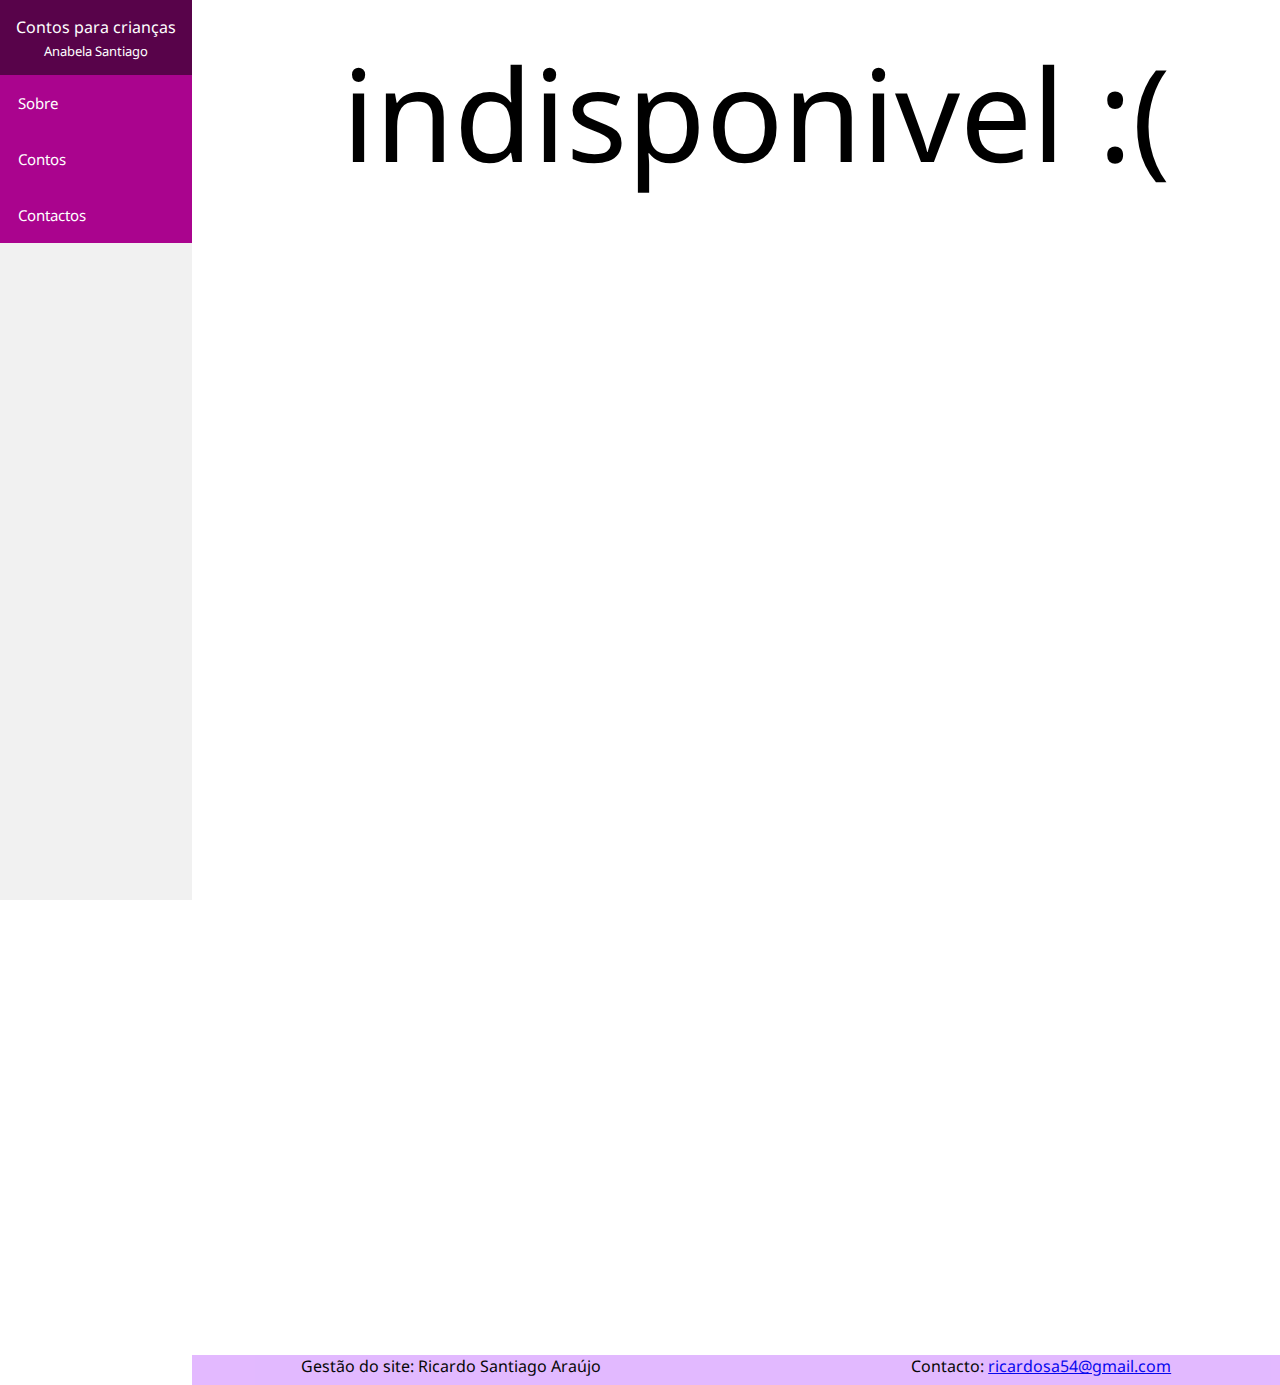
<file: website_anabela/indisponivel.html>
<!DOCTYPE html>

<html lang="en">
    <head>
      <!-- CSS -->
      <link href="styles.css" rel="stylesheet"> <!-- my own css -->
      <link href="sidebar.css" rel="stylesheet"> <!-- sidebar css from https://www.w3schools.com/howto/howto_css_sidebar_responsive.asp -->
      <!-- JS -->
      <script src="code.js"></script> <!-- my own javascript -->
      <!-- meta -->
      <meta name="description" content="Contos da Anabela Maria Mira Santiago">
      <meta name="keywords" content="HTML, CSS, JavaScript">
      <meta name="author" content="Ricardo Santiago Araújo">
      <meta name="viewport" content="width=device-width, initial-scale=1"> <!-- required by bootstrap -->
      <meta charset="utf-8"> <!-- required by bootstrap -->
      <!-- tab title-->
      <title>Contos da Anabela Santiago</title>
    </head>
    <body>

        <!-- The sidebar -->
        <div class="sidebar">
            <a class="title" href="./index.html">Contos para crianças</a>
            <a class="subtitle" href="./sobre_autora.html">Anabela Santiago</a>

            <button type="button" class="collapsible active"> Sobre </button>
            <div class="list_sidebar">
                    <a href="./sobre_site.html"">Sobre o site</a>
                    <a href="./sobre_autora.html"">Sobre a autora</a>
            </div>

            <button type="button" class="collapsible active"> Contos </button>
            <div class="list_sidebar">
                    <a href="./indisponivel.html">O jardim da Catarina</a>
                    <a href="./indisponivel.html">Uma ideia brilhante</a>
                    <a href="./indisponivel.html">A Mimi e o duende</a>
                    <a href="./eu_sou_eu_de_um_outro_mundo.html">Eu sou Eu de um outro mundo</a>
                    <a href="./a_pequena_fada_das_flores.html">A pequena Fada das Flores</a>
            </div>

            <button type="button" class="collapsible active"> Contactos </button>
            <div class="list_sidebar">
                    <a href="./contacto_autora.html">Autora</a>
                    <a href="./contacto_site.html">Gestor do site</a>
            </div>
        </div>

        <div class="content">
                <div class="indisponivel">
                indisponivel :(
                </div>
        </div>
        <footer>
            <ul>
                <li>Gestão do site: Ricardo Santiago Araújo</li>
                <li>Contacto: <a href="mailto:ricardosa54@gmail.com"> ricardosa54@gmail.com</a></li>
            </ul>
        </footer>
    </body>
</html>
</file>
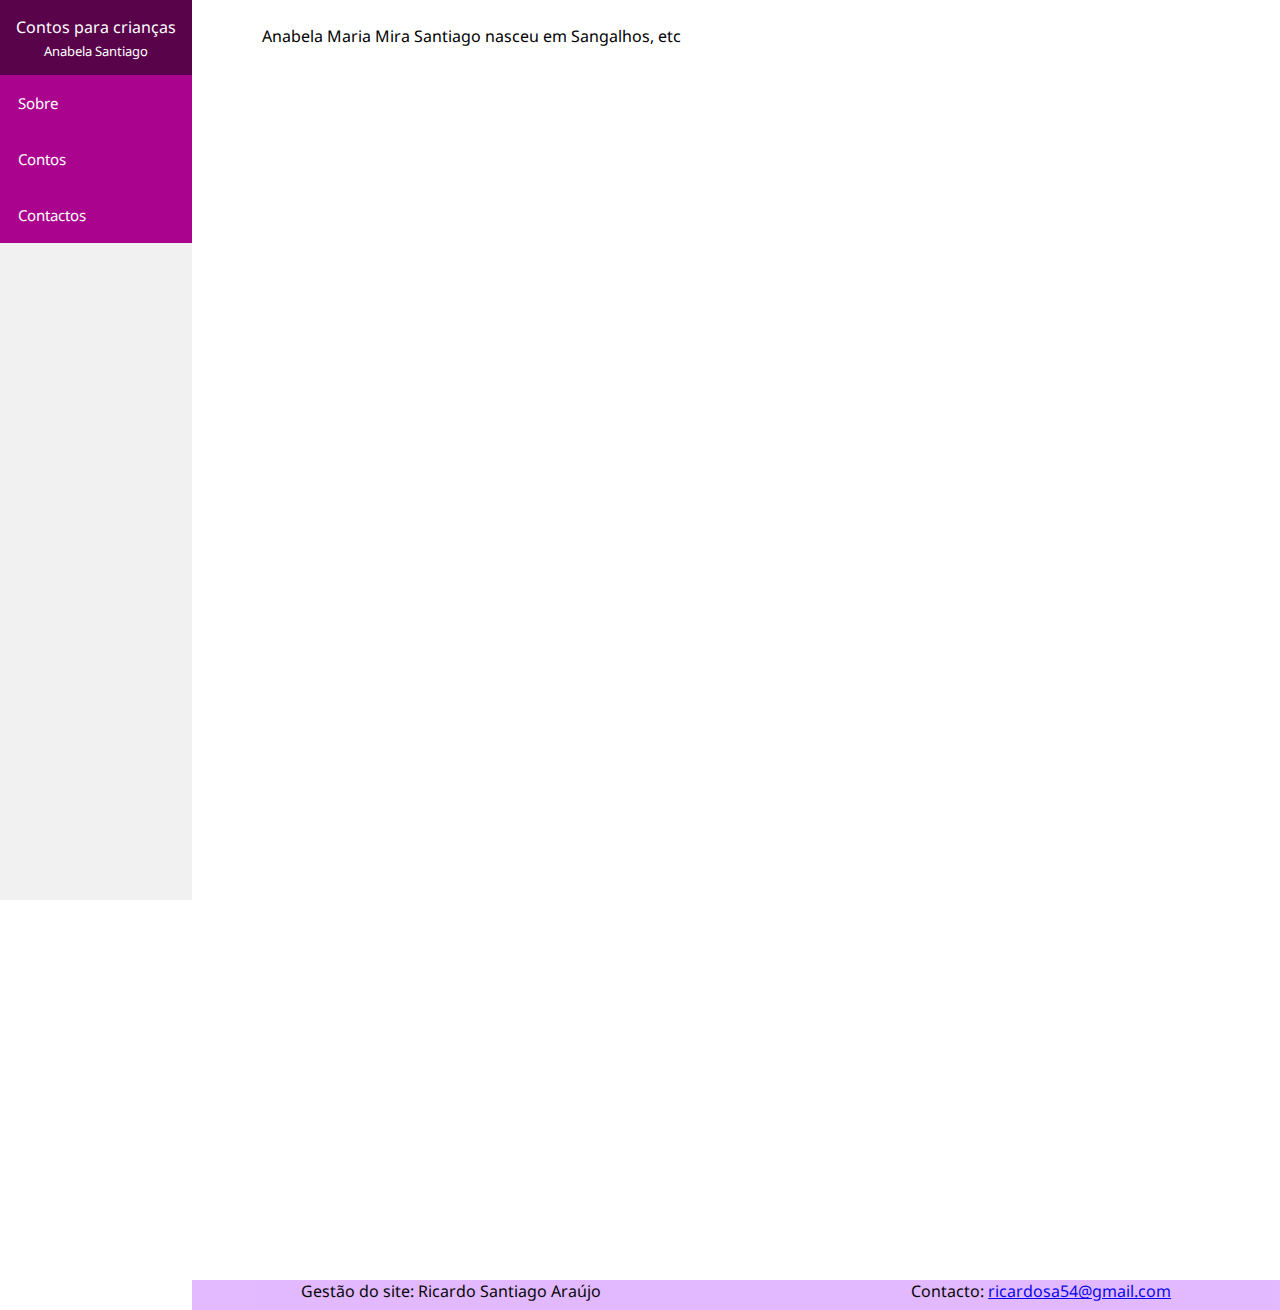
<file: website_anabela/sobre_autora.html>
<!DOCTYPE html>

<html lang="en">
    <head>
      <!-- CSS -->
      <link href="styles.css" rel="stylesheet"> <!-- my own css -->
      <link href="sidebar.css" rel="stylesheet"> <!-- sidebar css from https://www.w3schools.com/howto/howto_css_sidebar_responsive.asp -->
      <!-- JS -->
      <script src="code.js"></script> <!-- my own javascript -->
      <!-- meta -->
      <meta name="description" content="Contos da Anabela Maria Mira Santiago">
      <meta name="keywords" content="HTML, CSS, JavaScript">
      <meta name="author" content="Ricardo Santiago Araújo">
      <meta name="viewport" content="width=device-width, initial-scale=1"> <!-- required by bootstrap -->
      <meta charset="utf-8"> <!-- required by bootstrap -->
      <!-- tab title-->
      <title>Contos da Anabela Santiago</title>
    </head>
    <body>

        <!-- The sidebar -->
        <div class="sidebar">
            <a class="title" href="./index.html">Contos para crianças</a>
            <a class="subtitle" href="./sobre_autora.html">Anabela Santiago</a>

            <button type="button" class="collapsible active"> Sobre </button>
            <div class="list_sidebar">
                    <a href="./sobre_site.html"">Sobre o site</a>
                    <a href="./sobre_autora.html"">Sobre a autora</a>
            </div>

            <button type="button" class="collapsible active"> Contos </button>
            <div class="list_sidebar">
                    <a href="./indisponivel.html">O jardim da Catarina</a>
                    <a href="./indisponivel.html">Uma ideia brilhante</a>
                    <a href="./indisponivel.html">A Mimi e o duende</a>
                    <a href="./eu_sou_eu_de_um_outro_mundo.html">Eu sou Eu de um outro mundo</a>
                    <a href="./a_pequena_fada_das_flores.html">A pequena Fada das Flores</a>
            </div>

            <button type="button" class="collapsible active"> Contactos </button>
            <div class="list_sidebar">
                    <a href="./contacto_autora.html">Autora</a>
                    <a href="./contacto_site.html">Gestor do site</a>
            </div>
        </div>

        <div class="content">
            <div class="sobre_autora">
                Anabela Maria Mira Santiago nasceu em Sangalhos, etc
            </div>
        </div>

        <footer>
            <ul>
                <li>Gestão do site: Ricardo Santiago Araújo</li>
                <li>Contacto: <a href="mailto:ricardosa54@gmail.com"> ricardosa54@gmail.com</a></li>
            </ul>
        </footer>
    </body>
</html>
</file>
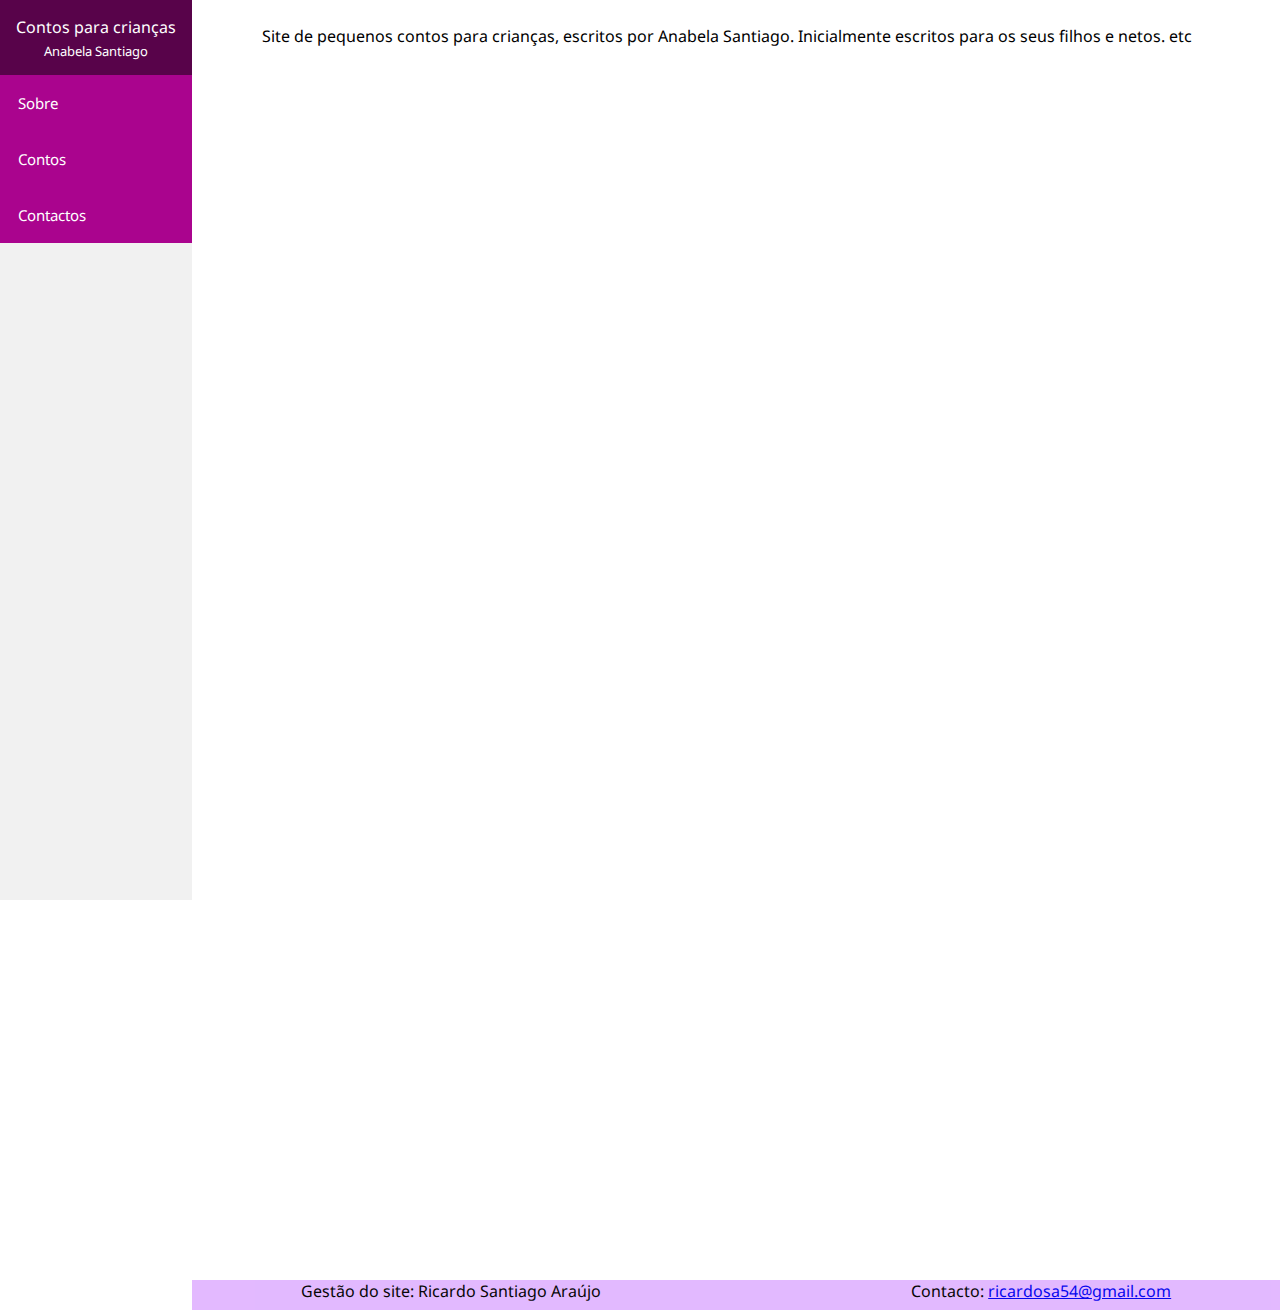
<file: website_anabela/sobre_site.html>
<!DOCTYPE html>

<html lang="en">
    <head>
      <!-- CSS -->
      <link href="styles.css" rel="stylesheet"> <!-- my own css -->
      <link href="sidebar.css" rel="stylesheet"> <!-- sidebar css from https://www.w3schools.com/howto/howto_css_sidebar_responsive.asp -->
      <!-- JS -->
      <script src="code.js"></script> <!-- my own javascript -->
      <!-- meta -->
      <meta name="description" content="Contos da Anabela Maria Mira Santiago">
      <meta name="keywords" content="HTML, CSS, JavaScript">
      <meta name="author" content="Ricardo Santiago Araújo">
      <meta name="viewport" content="width=device-width, initial-scale=1"> <!-- required by bootstrap -->
      <meta charset="utf-8"> <!-- required by bootstrap -->
      <!-- tab title-->
      <title>Contos da Anabela Santiago</title>
    </head>
    <body>

        <!-- The sidebar -->
        <div class="sidebar">
            <a class="title" href="./index.html">Contos para crianças</a>
            <a class="subtitle" href="./sobre_autora.html">Anabela Santiago</a>

            <button type="button" class="collapsible active"> Sobre </button>
            <div class="list_sidebar">
                    <a href="./sobre_site.html"">Sobre o site</a>
                    <a href="./sobre_autora.html"">Sobre a autora</a>
            </div>

            <button type="button" class="collapsible active"> Contos </button>
            <div class="list_sidebar">
                    <a href="./indisponivel.html">O jardim da Catarina</a>
                    <a href="./indisponivel.html">Uma ideia brilhante</a>
                    <a href="./indisponivel.html">A Mimi e o duende</a>
                    <a href="./eu_sou_eu_de_um_outro_mundo.html">Eu sou Eu de um outro mundo</a>
                    <a href="./a_pequena_fada_das_flores.html">A pequena Fada das Flores</a>
            </div>

            <button type="button" class="collapsible active"> Contactos </button>
            <div class="list_sidebar">
                    <a href="./contacto_autora.html">Autora</a>
                    <a href="./contacto_site.html">Gestor do site</a>
            </div>
        </div>

        <div class="content">
            <div class="sobre_site">
                Site de pequenos contos para crianças, escritos por Anabela Santiago. Inicialmente escritos para os seus filhos e netos. etc
            </div>
        </div>

        <footer>
            <ul>
                <li>Gestão do site: Ricardo Santiago Araújo</li>
                <li>Contacto: <a href="mailto:ricardosa54@gmail.com"> ricardosa54@gmail.com</a></li>
            </ul>
        </footer>
    </body>
</html>
</file>
<file: website_anabela/styles.css>
/* @import url("assets/fonts/Noto_Sans_Mono.zip"); quick and dirty way to import a font */
@import url('https://fonts.googleapis.com/css2?family=Noto+Sans&display=swap');

@font-face {
    font-family: "font-1";
    src: url("assets/fonts/Noto_Sans_Mono/static/NotoSansMono/NotoSansMono-Regular.ttf");
}

* {  /* asterisk(*) refers to all  */
    font-family: "font-1";
    font-family: "Noto Sans";
}

body, html, .page {
    height: auto; /* fills up whole page, instead of 100% */
    margin: 0;
  }

.masthead{
    position: relative;
    width:100%;
}

.masthead::before{
    content: "";
    background-image: linear-gradient(to right, rgba(243, 221, 250, 0.99), rgba(254, 205, 255, 0.3)), url('assets/images/droso_1.png');
    background-size: cover;
    position: absolute;
    top: 0px;
    right: 0px;
    bottom: 0px;
    left: 0px;
    opacity: 0.9;
    z-index: -1;
}

.banner{
    text-decoration: none;
    color: #303030;
    /* text-transform: uppercase; */
}

.banner h1{
    letter-spacing: 5px;
    margin-left: 2rem;
    text-shadow:2px 2px 1px #b2b1b1;
}

.banner h2{
    visibility: visible;
    margin-left: 2rem;
}

a:hover{
    color: #000000;
}

/* Page content. The value of the margin-left property should match the value of the sidebar's width property */
.content {
  margin-left: 15%;
  padding: 0px 50px;
  height: 100vw;
  width:auto;
}



.content::before{
    /* The image used */
    /*  background-color: #000000; */
    content: "";
    background-image: url("https://static.vecteezy.com/system/resources/previews/003/316/164/original/cute-colorful-texture-with-flowers-leaves-and-plants-free-vector.jpg");
    opacity: 0.1;
    z-index: -1000;
    /* Full height */
    width:100%;
    height: 100%;
    /* Center and scale the image nicely */
    background-position: center center;
    background-blend-mode: color;
    position: fixed;
    top: 0px;
    right: 0px;
    bottom: 0px;
    left: 0px;
  }

  .conto_title{
    width:100%;
    float:right;
    text-align: center;
    padding: 50px 0 0 4px;
    background-color: white;
  }

  .meta{
    background-color: white;
    text-align: center;
    padding: 180px 0px 1px 0px;
  }

  .pdf_link{
    width:100%;
    float:right;
    text-align: center;
    padding: 4px 0 0 5px;
    margin-bottom: 15px;
  }

  .pdf_link a{
    text-decoration: none;
    background-color: #e2b7ff;
    padding: 6px;
    border-radius: 15px;
  }

   .homepage, .sobre_autora, .sobre_site, .conto, .indisponivel, .contacto_autora, .contacto_site{
    background-color: white;
    padding: 2%;
    width:100%;
    height: auto;
    float:left;
    padding-bottom: 50px;
    padding-top: 25px;
    display: block;
    margin-left: auto;
    margin-right: auto;
    position: relative;
    text-align: justify;
    -ms-text-justify: distribute-all-lines;
    text-justify: distribute-all-lines;
  }

.indisponivel{
    font-size:10vw;
    height: 100vw;
    text-align: center;
}

.illustration{
    display: block;
    margin-left: auto;
    margin-right: auto;
    width: 65%;
  }


footer{
    bottom:0px;
    height:30px;
    width:85%;
    float:right;
    background: #e2b7ff;
    z-index: 1;
    justify-content: space-around;
    opacity: 0.97;
  }


footer > ul{
    list-style-type: none;
    margin: 0;
    padding: 0;
    display: flex;
    justify-content: space-between;
    width: 80%;
    margin: auto;
}
</file>
<file: website_anabela/sidebar.css>
/* The side navigation menu */
.sidebar {
  margin: 0;
  padding: 0;
  width: 15%;
  background-color: #f1f1f1;
  position: fixed;
  height: 100%;
  overflow: auto;
}

/* Sidebar links */
.sidebar a {
  display: block;
  color: black;
  padding: 16px;
  text-decoration: none;
}

.sidebar a.title {
  background-color: #58034a;
  color: white;
  padding-bottom: 4px;
  text-align: center;
}

.sidebar a.subtitle {
  background-color: #58034a;
  color: white;
  font-size: small;
  padding: 0 0 15px 0;
  text-align: center;
}

/* Active/current link */
.sidebar .active {
  background-color: #aa048e;
  color: white;
}

/* Links on mouse-over */
.sidebar a:hover:not(.active,.title,.subtitle) {
  background-color: rgb(255, 172, 241);
  color: white;
}

/* On screens that are less than 700px wide, make the sidebar into a topbar */
@media screen and (max-width: 700px) {
  .sidebar {
    width: 100%;
    height: auto;
    position: relative;
  }
  .sidebar a {float: left;}
  div.content {margin-left: 0;}
}

/* On screens that are less than 400px, display the bar vertically, instead of horizontally */
@media screen and (max-width: 400px) {
  .sidebar a {
    text-align: center;
    float: none;
  }
}


/* Style the button that is used to open and close the collapsible content */
.collapsible {
  background-color: rgb(255, 0, 179);
  color: #444;
  cursor: pointer;
  padding: 18px;
  width: 100%;
  border: none;
  text-align: left;
  outline: none;
  font-size: 15px;
}

/* Add a background color to the button if it is clicked on (add the .active class with JS), and when you move the mouse over it (hover) */
.active, .collapsible:hover {
  background-color: rgb(255, 0, 179);
}


/* Style the collapsible content. Note: hidden by default */
.list_sidebar {
  padding: 10px;
  display: none;
  overflow: hidden;
  background-color: #f1f1f1;
}
</file>
